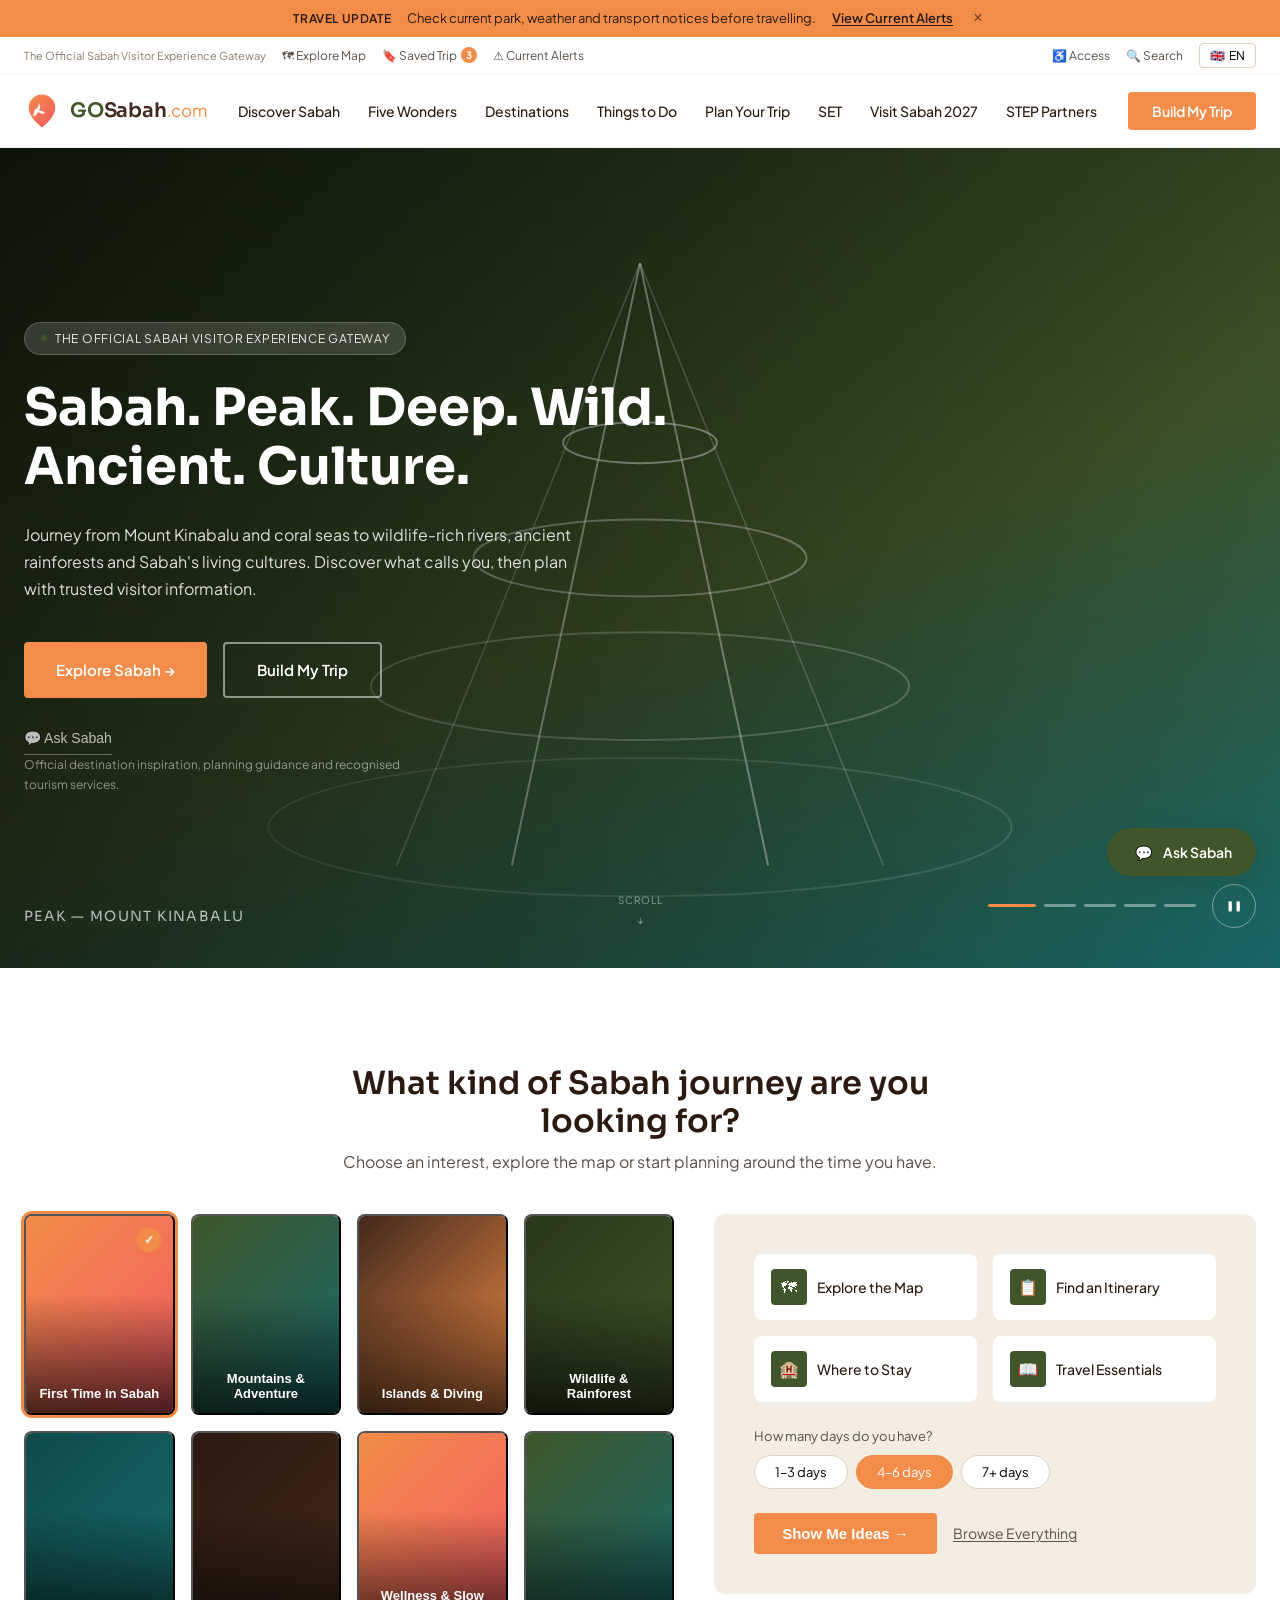
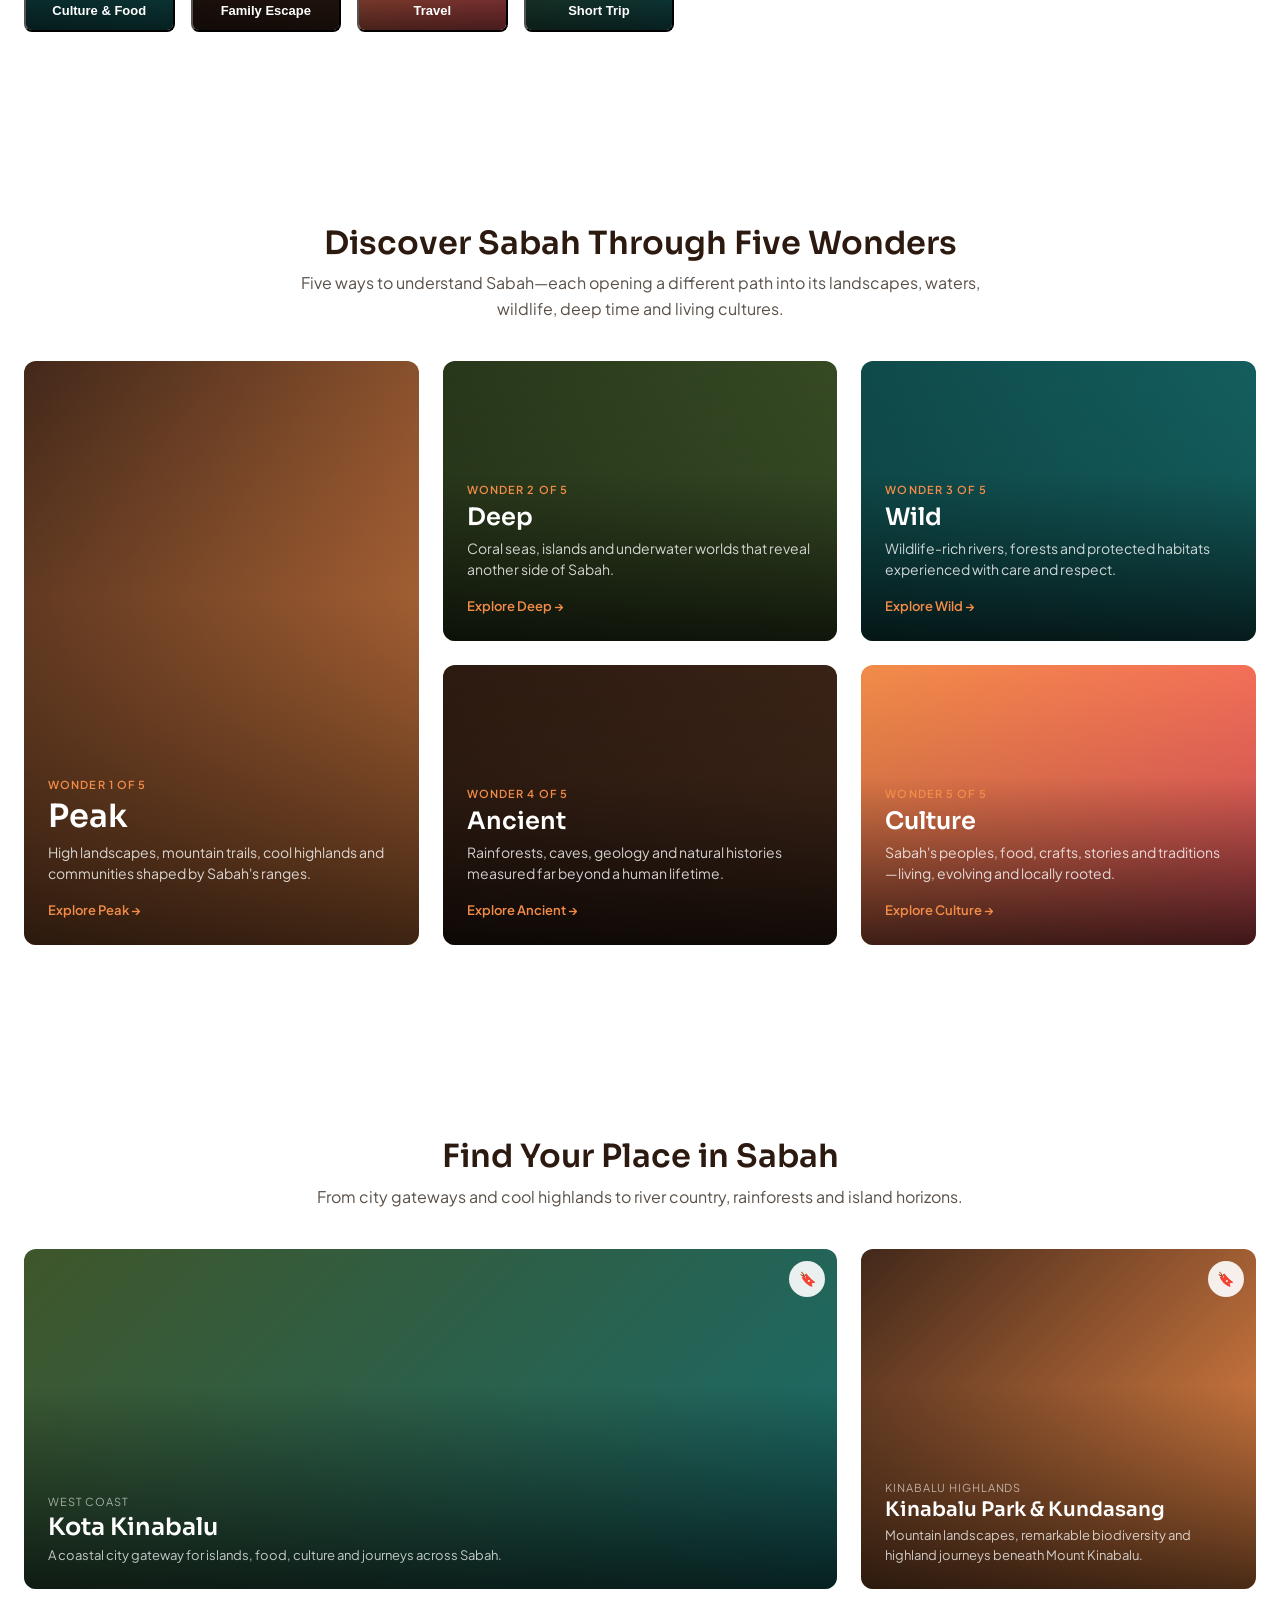
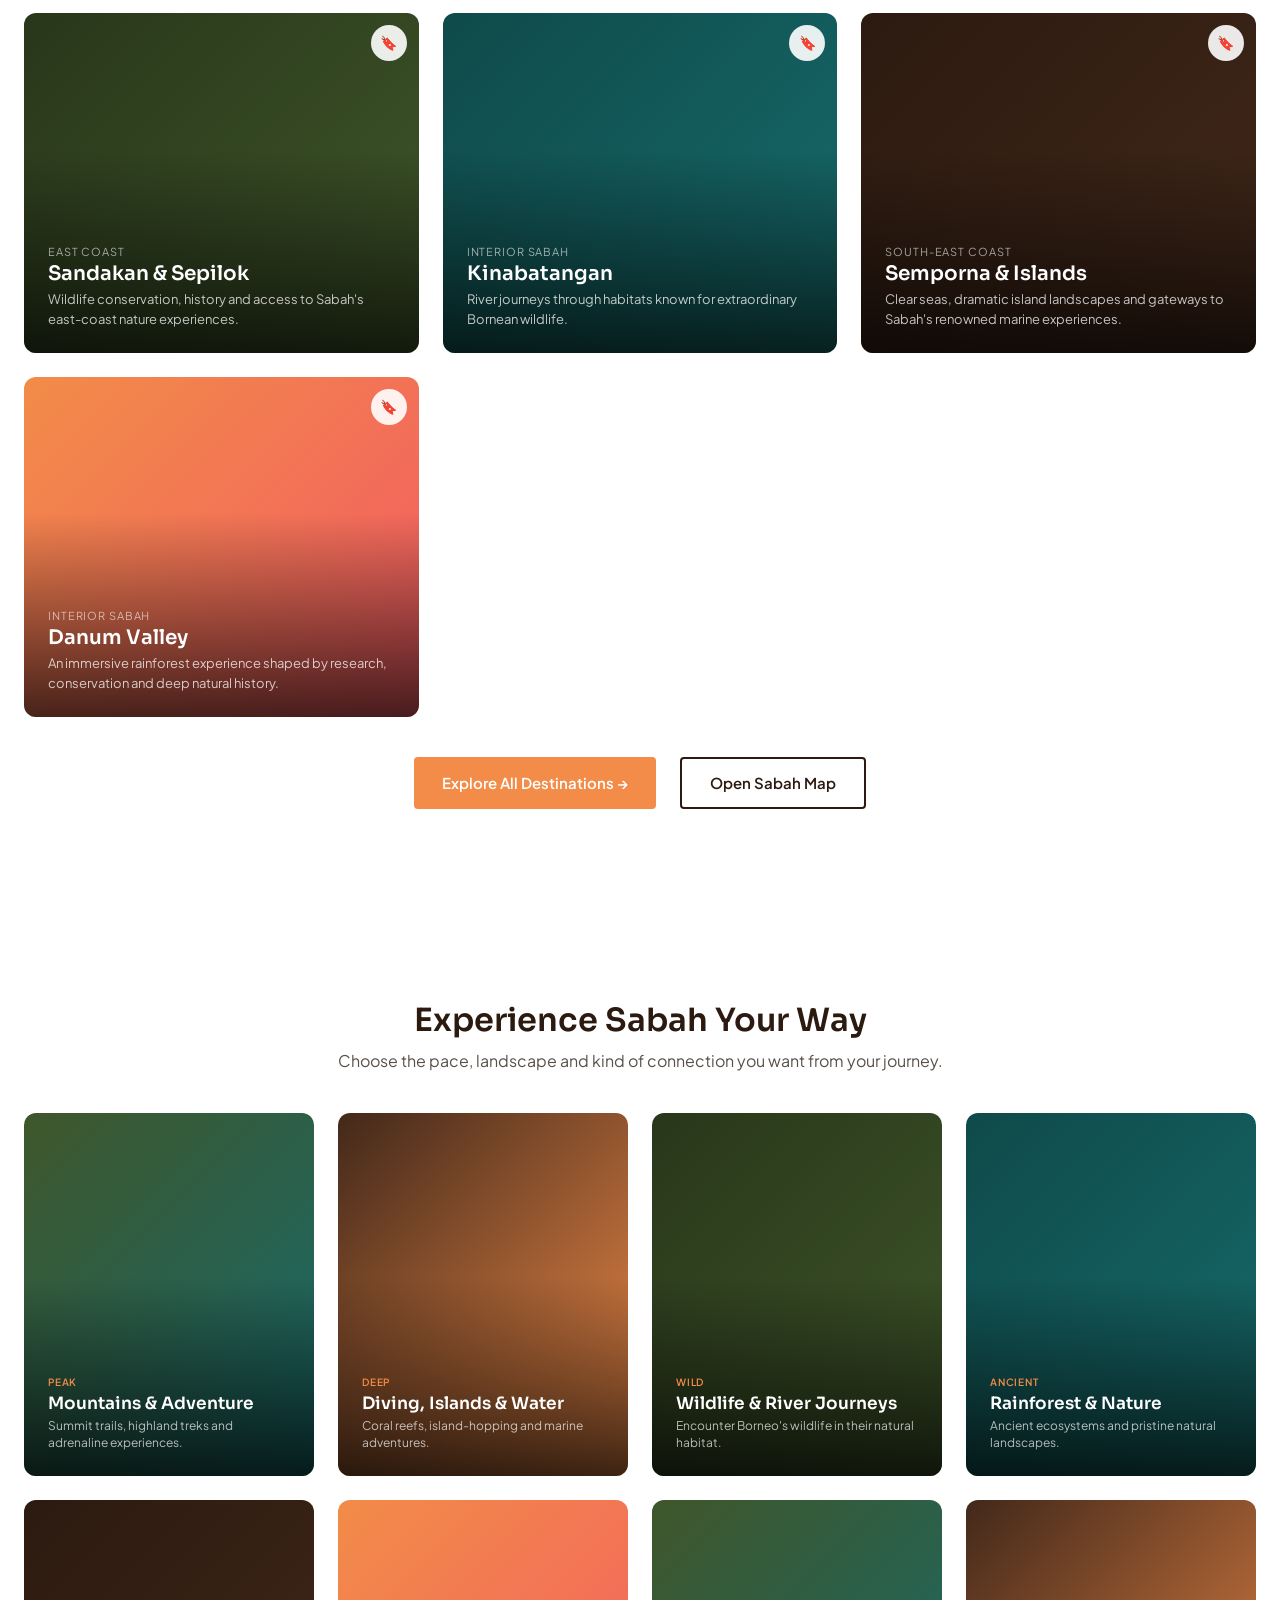
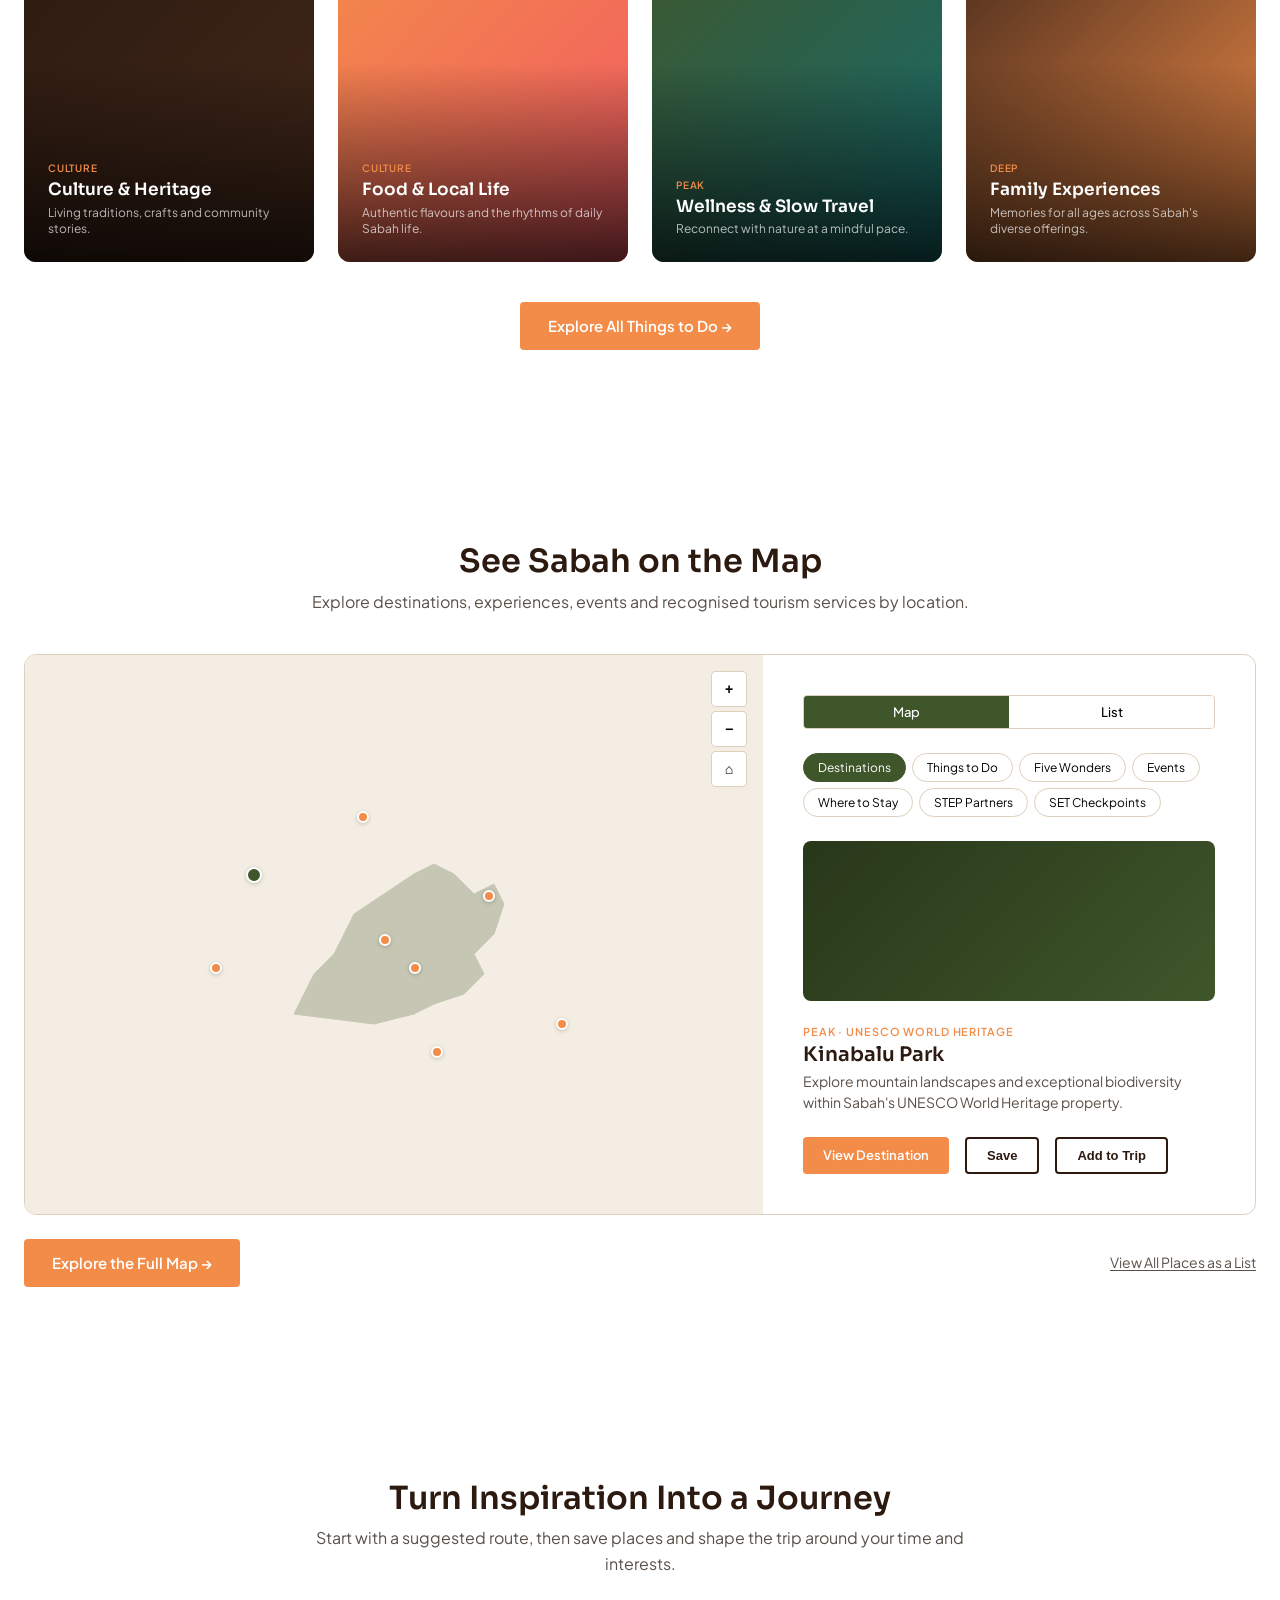
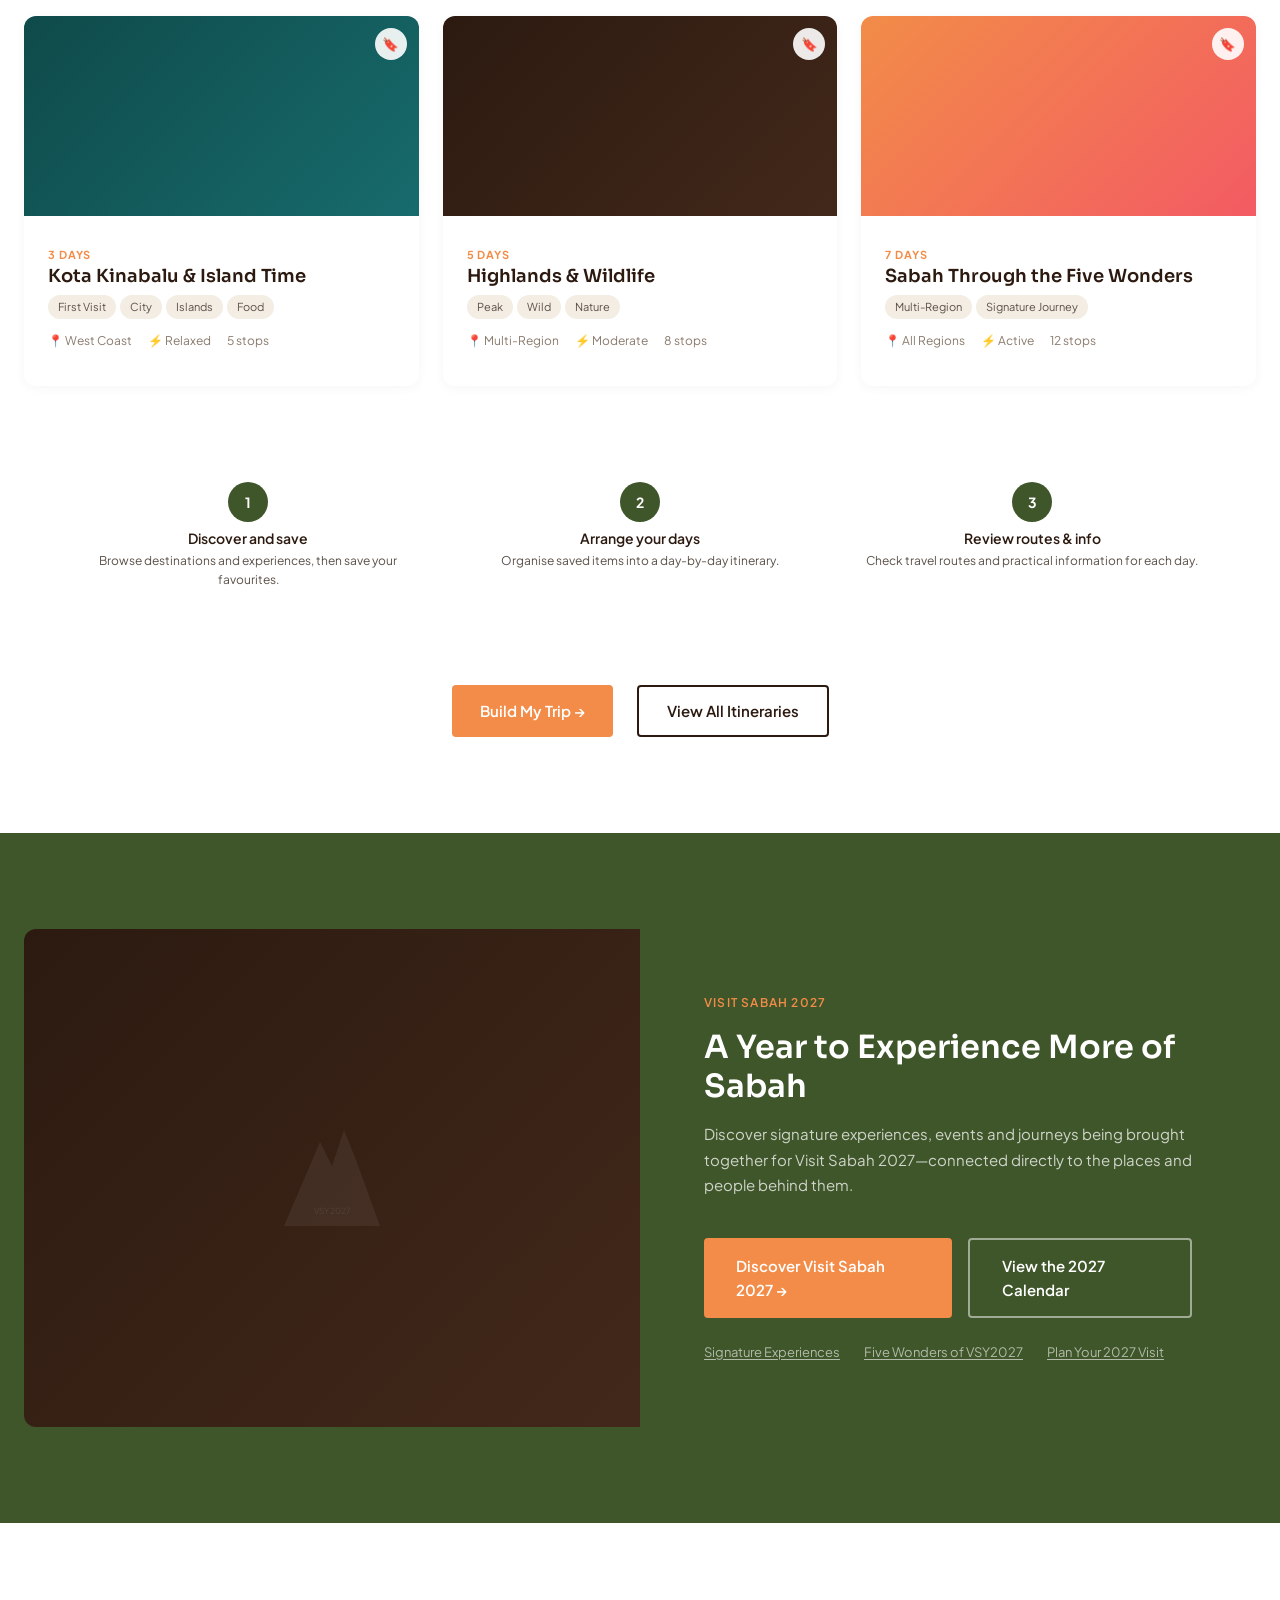
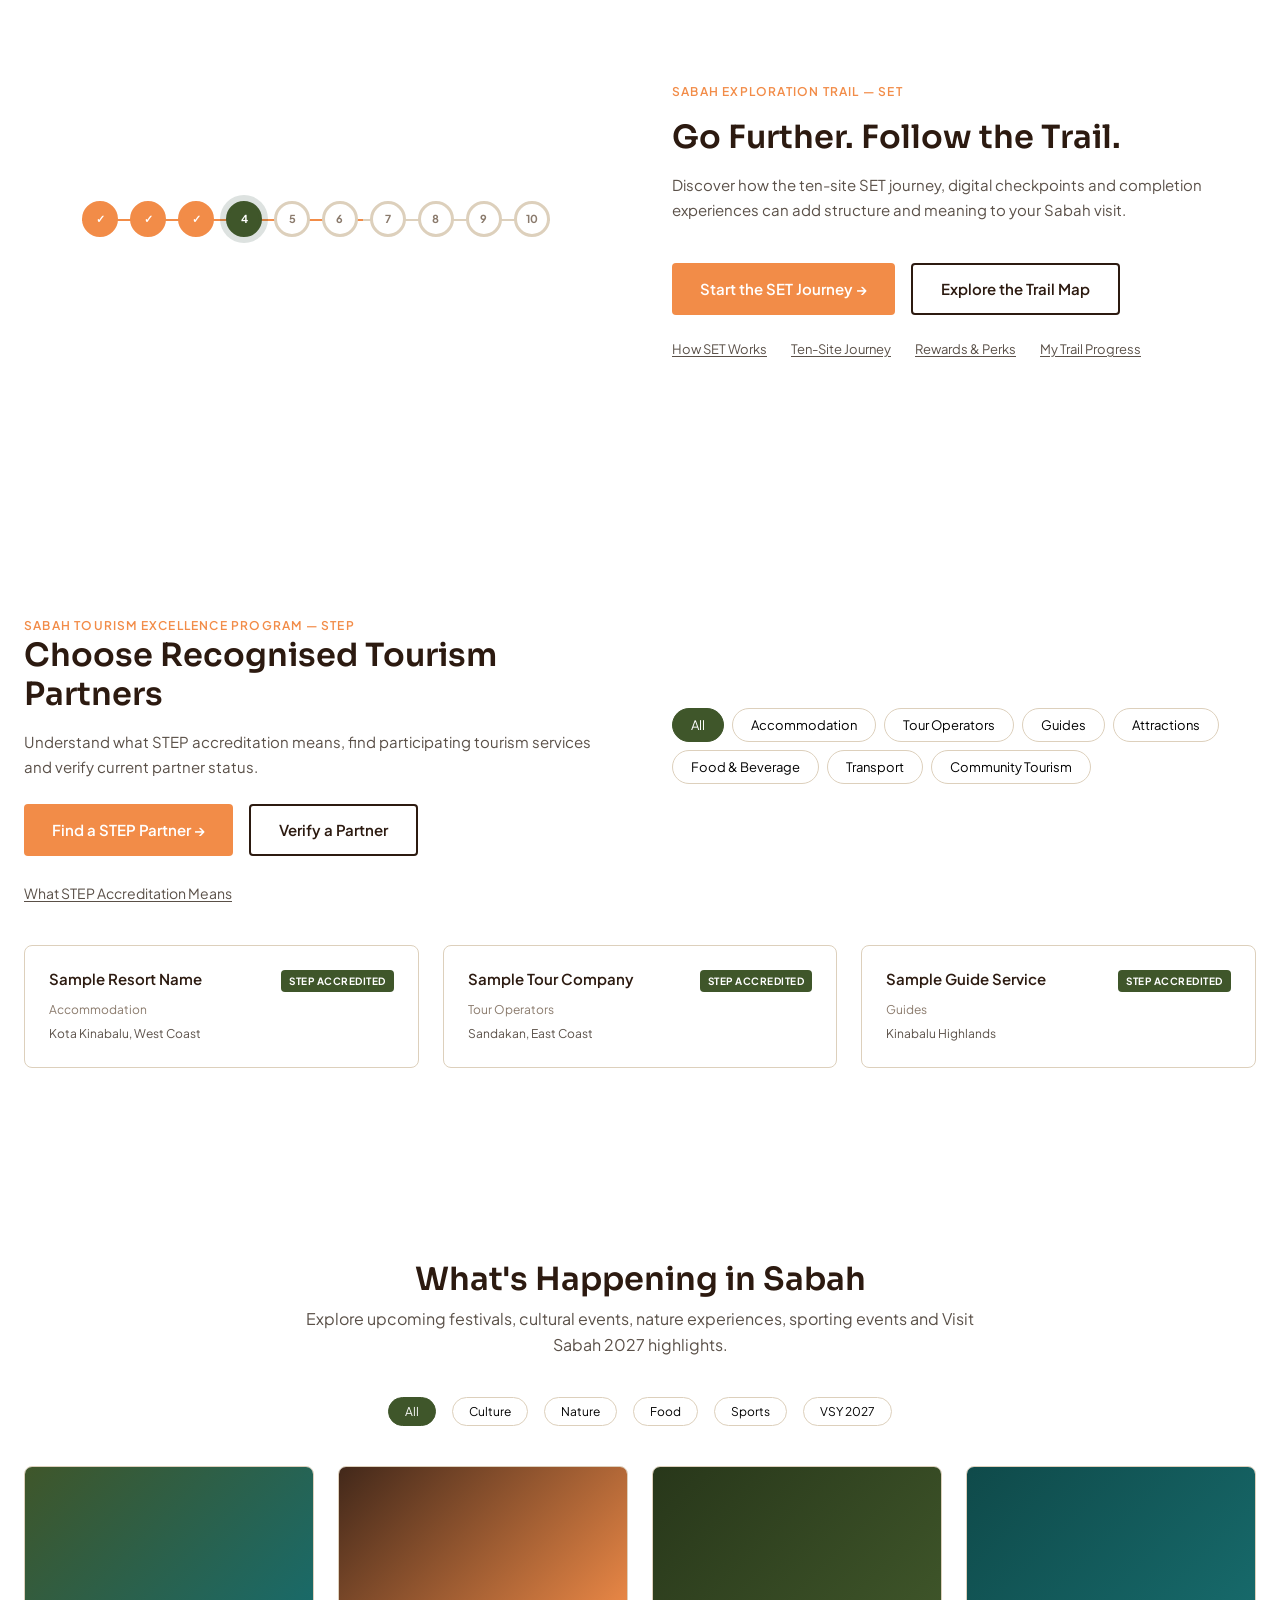
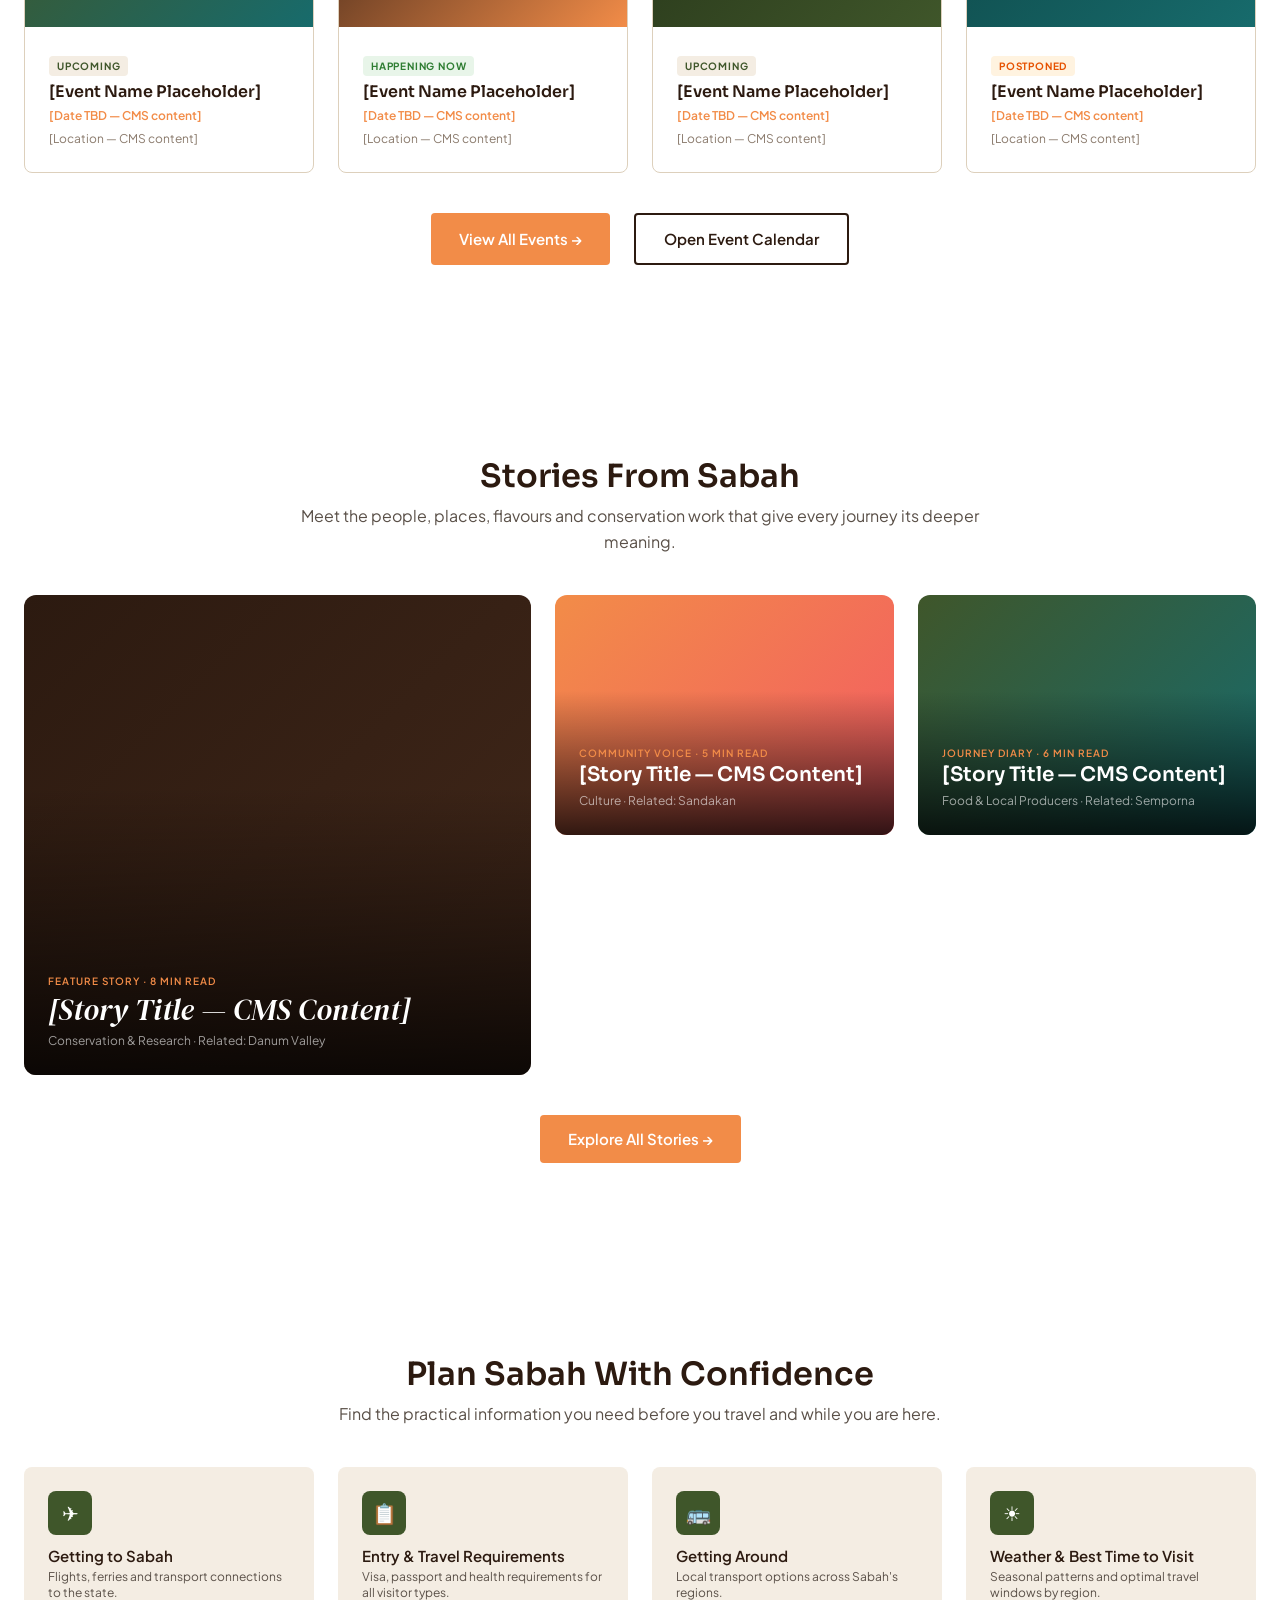
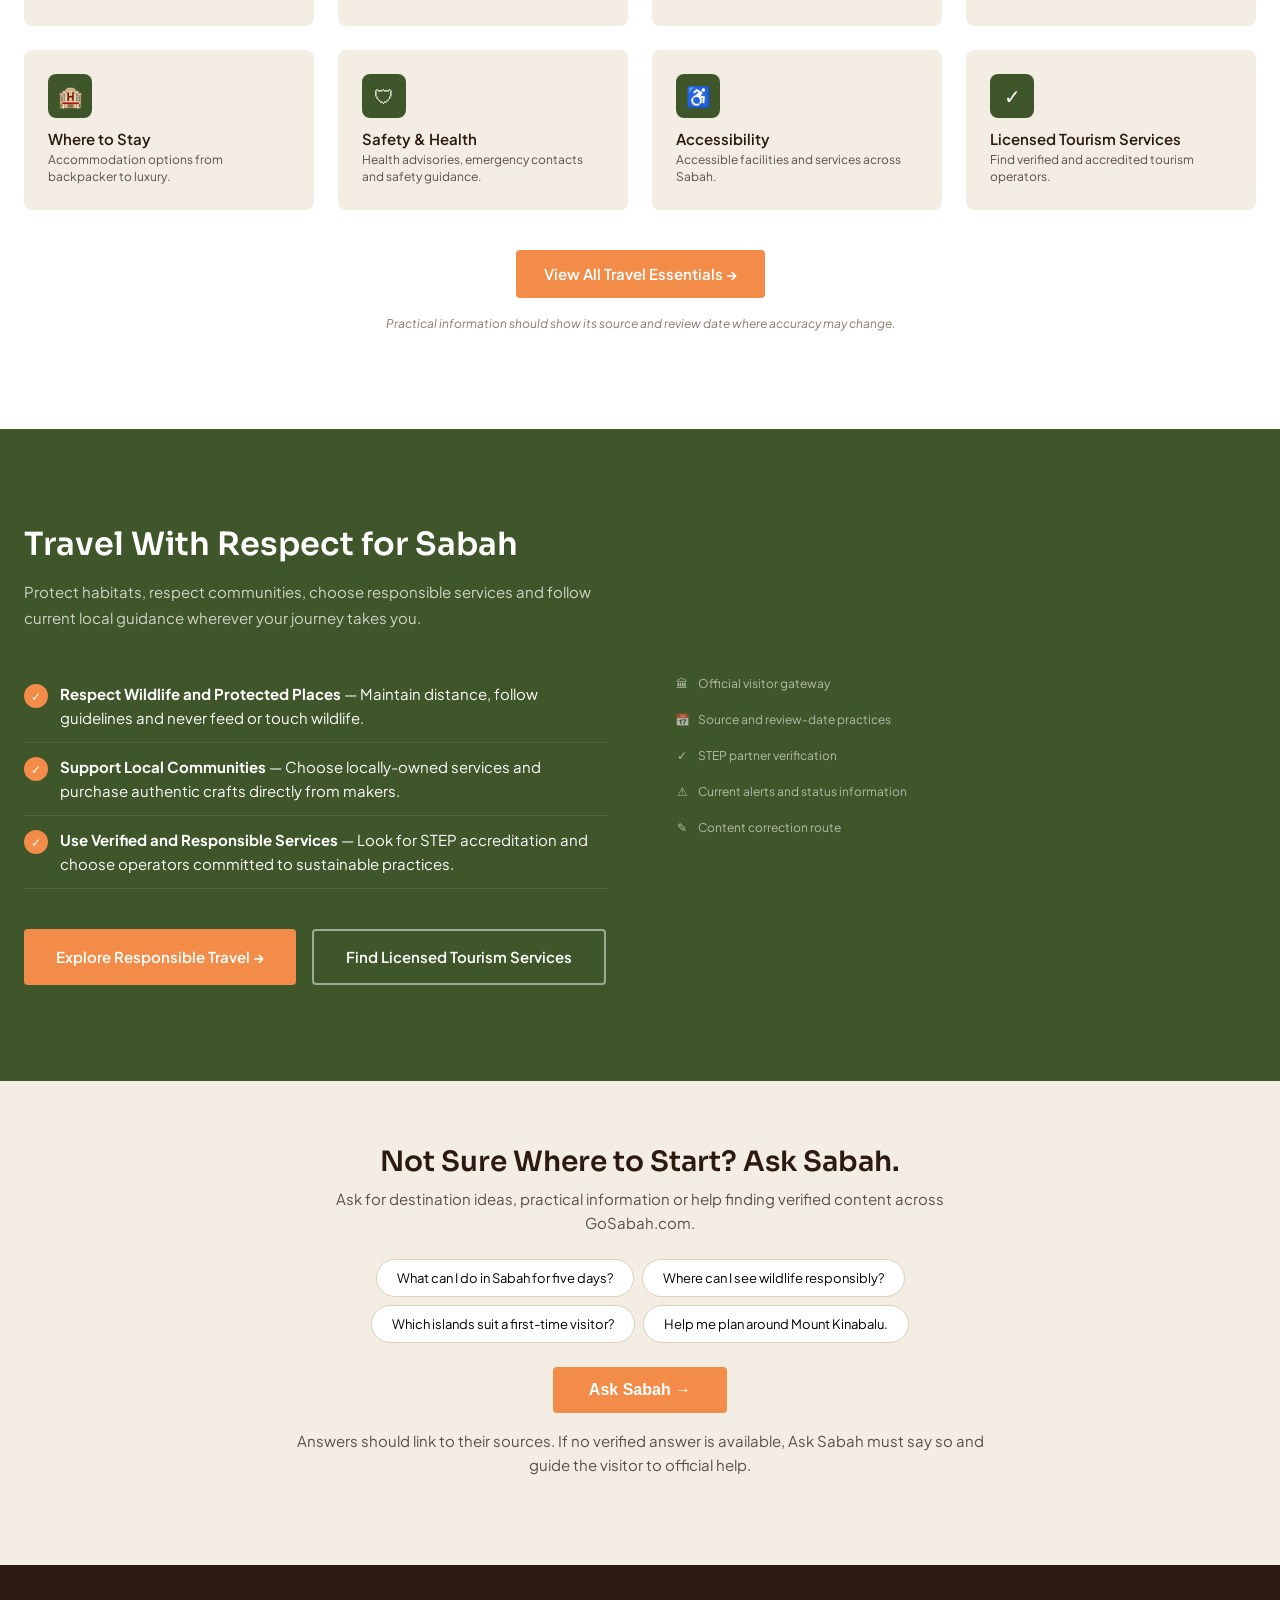
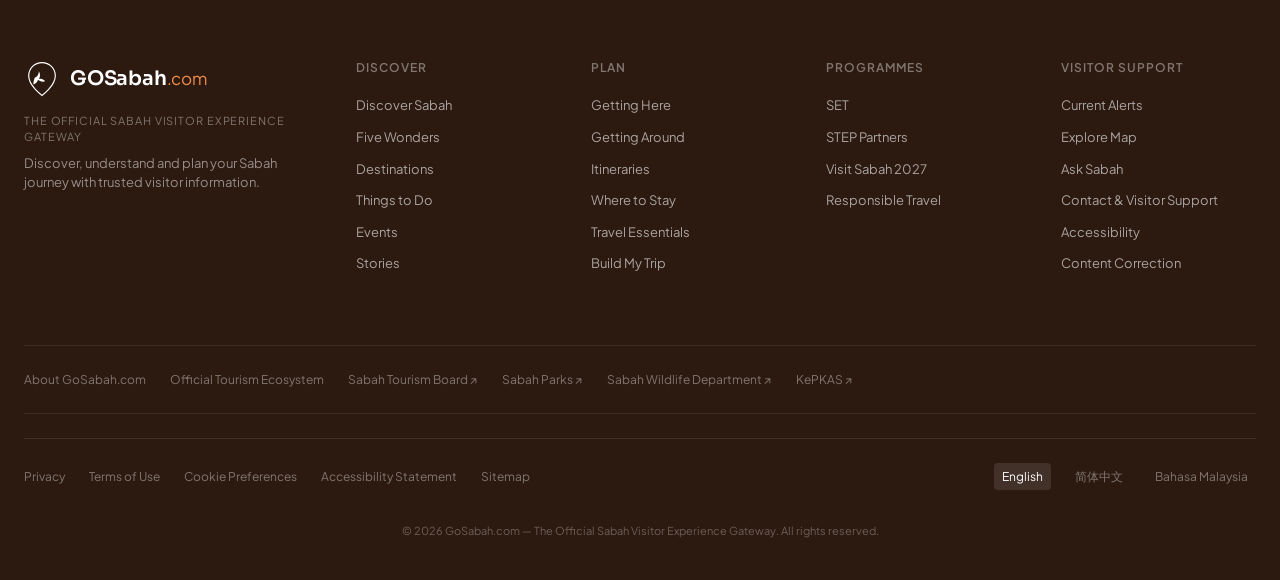
<file: index.html>
<!DOCTYPE html>
<html lang="en">
<head>
<meta charset="UTF-8">
<meta name="viewport" content="width=device-width, initial-scale=1.0">
<title>GoSabah.com | Official Sabah Travel Inspiration & Planning</title>
<meta name="description" content="Discover Sabah through Peak, Deep, Wild, Ancient and Culture. Explore destinations, experiences, itineraries, events and trusted travel information.">
<meta property="og:title" content="Discover Sabah — Peak. Deep. Wild. Ancient. Culture.">
<meta property="og:description" content="Discover Sabah through Peak, Deep, Wild, Ancient and Culture. Explore destinations, experiences, itineraries, events and trusted travel information.">
<link rel="preconnect" href="https://fonts.googleapis.com">
<link rel="preconnect" href="https://fonts.gstatic.com" crossorigin>
<link href="https://fonts.googleapis.com/css2?family=Sora:wght@500;600;700;800&family=Plus+Jakarta+Sans:wght@400;500;600;700&family=DM+Serif+Display:ital@0;1&family=Noto+Sans:wght@400;500;700&display=swap" rel="stylesheet">
<link rel="stylesheet" href="css/gosabah.css">
</head>
<body>

<!-- ==========================================
     ALERT BAR (Conditional / CMS-controlled)
     ========================================== -->
<div class="alert-bar" role="alert" aria-label="Travel update">
  <span class="alert-label">Travel Update</span>
  <span>Check current park, weather and transport notices before travelling.</span>
  <a href="#">View Current Alerts</a>
  <button class="dismiss-btn" aria-label="Dismiss this notice">×</button>
  <span class="cms-annotation">CMS: Official Alert — Updated 2026-07-30</span>
</div>

<!-- ==========================================
     HEADER
     ========================================== -->
<header class="site-header" role="banner">
  <div class="header-utility">
    <div class="utility-left">
      <span style="font-size:0.6875rem; color:var(--text-tertiary);">The Official Sabah Visitor Experience Gateway</span>
      <a href="#" class="utility-link">🗺 Explore Map</a>
      <a href="#" class="utility-link">
        🔖 Saved Trip <span class="saved-count">3</span>
      </a>
      <a href="#" class="utility-link">⚠ Current Alerts</a>
    </div>
    <div class="utility-right">
      <a href="#" class="utility-link" aria-label="Accessibility controls">♿ Access</a>
      <a href="#" class="utility-link" aria-label="Search">🔍 Search</a>
      <div class="lang-selector">
        <button class="lang-btn" aria-label="Select language" aria-expanded="false">
          🇬🇧 <span>EN</span>
        </button>
      </div>
    </div>
  </div>

  <nav class="header-main" aria-label="Primary navigation">
    <a href="#" class="logo" aria-label="GoSabah.com home">
      <div class="logo-symbol">
        <!-- PROVISIONAL journey-bird mark — placeholder pending approved vector master, see docs/gosabah-brand-guideline.md -->
        <svg viewBox="0 0 40 46" fill="none" xmlns="http://www.w3.org/2000/svg" aria-hidden="true">
          <defs>
            <linearGradient id="gsGradHeader" x1="4" y1="2" x2="36" y2="42" gradientUnits="userSpaceOnUse">
              <stop offset="0" stop-color="#F28C48"/>
              <stop offset="1" stop-color="#F35B63"/>
            </linearGradient>
          </defs>
          <path d="M20 2C10.6 2 3 9.6 3 19c0 13 17 25 17 25s17-12 17-25c0-9.4-7.6-17-17-17z" fill="url(#gsGradHeader)"/>
          <path d="M11 21c3-1 5-4 5-8 2 3 2 7 0 10 3-1 6 0 8 3-4 1-7 0-9-2-1 3-3 5-6 6 0-4 1-7 2-9z" fill="#fff"/>
        </svg>
      </div>
      <span class="logo-wordmark"><span class="lw-go">GO</span><span class="lw-sabah">Sabah</span><span class="tld">.com</span></span>
    </a>

    <div class="primary-nav">
      <a href="#">Discover Sabah</a>
      <a href="#">Five Wonders</a>
      <a href="#">Destinations</a>
      <a href="#">Things to Do</a>
      <a href="#">Plan Your Trip</a>
      <a href="#">SET</a>
      <a href="#">Visit Sabah 2027</a>
      <a href="#">STEP Partners</a>
    </div>

    <button class="header-cta">Build My Trip</button>

    <button class="mobile-menu-btn" aria-label="Open menu">
      <svg width="24" height="24" viewBox="0 0 24 24" fill="none" stroke="currentColor" stroke-width="2">
        <line x1="3" y1="6" x2="21" y2="6"/>
        <line x1="3" y1="12" x2="21" y2="12"/>
        <line x1="3" y1="18" x2="21" y2="18"/>
      </svg>
    </button>
  </nav>
</header>

<!-- ==========================================
     SECTION 1: CINEMATIC DESTINATION HERO
     ========================================== -->
<section class="hero" aria-roledescription="carousel" aria-label="Sabah's Five Wonders">
  <div class="hero-slides">
    <!-- Slide 1: Peak — topographic contour rings -->
    <div class="hero-slide active" data-wonder="Peak" data-place="Mount Kinabalu" data-accent="olive">
      <div class="hero-bg hero-bg-peak">
        <svg class="hero-motif" viewBox="0 0 640 640" fill="none" aria-hidden="true" preserveAspectRatio="xMidYMax meet">
          <path d="M320 90 220 560" stroke="white" stroke-width="1.5" opacity=".5"/>
          <path d="M320 90 420 560" stroke="white" stroke-width="1.5" opacity=".5"/>
          <path d="M320 90 130 560" stroke="white" stroke-width="1" opacity=".3"/>
          <path d="M320 90 510 560" stroke="white" stroke-width="1" opacity=".3"/>
          <ellipse cx="320" cy="230" rx="60" ry="16" stroke="white" stroke-width="1.5" opacity=".55"/>
          <ellipse cx="320" cy="320" rx="130" ry="30" stroke="white" stroke-width="1.5" opacity=".4"/>
          <ellipse cx="320" cy="420" rx="210" ry="42" stroke="white" stroke-width="1.5" opacity=".28"/>
          <ellipse cx="320" cy="530" rx="290" ry="54" stroke="white" stroke-width="1.5" opacity=".16"/>
        </svg>
      </div>
      <div class="hero-overlay"></div>
    </div>
    <!-- Slide 2: Deep — bathymetric current lines -->
    <div class="hero-slide" data-wonder="Deep" data-place="Sipadan &amp; the Coral Triangle" data-accent="teal">
      <div class="hero-bg hero-bg-deep">
        <svg class="hero-motif" viewBox="0 0 640 640" fill="none" aria-hidden="true" preserveAspectRatio="xMidYMid slice">
          <path d="M-20 180Q160 140 320 180T660 180" stroke="white" stroke-width="1.5" opacity=".45"/>
          <path d="M-20 280Q160 230 320 280T660 280" stroke="white" stroke-width="1.5" opacity=".35"/>
          <path d="M-20 380Q160 440 320 380T660 380" stroke="white" stroke-width="1.5" opacity=".28"/>
          <path d="M-20 480Q160 420 320 480T660 480" stroke="white" stroke-width="1.5" opacity=".2"/>
          <path d="M-20 80Q160 40 320 80T660 80" stroke="white" stroke-width="1" opacity=".18"/>
        </svg>
      </div>
      <div class="hero-overlay"></div>
    </div>
    <!-- Slide 3: Wild — layered rainforest canopy -->
    <div class="hero-slide" data-wonder="Wild" data-place="Kinabatangan River" data-accent="olive">
      <div class="hero-bg hero-bg-wild">
        <svg class="hero-motif" viewBox="0 0 640 640" fill="none" aria-hidden="true" preserveAspectRatio="xMidYMax meet">
          <path d="M-20 560Q60 460 140 540T300 520T460 550T660 480V640H-20Z" stroke="white" stroke-width="1.5" opacity=".22" fill="white" fill-opacity=".04"/>
          <path d="M-20 500Q90 380 180 480T360 440T540 490T660 400" stroke="white" stroke-width="1.5" opacity=".3"/>
          <path d="M-20 420Q120 280 260 400T480 360T660 300" stroke="white" stroke-width="1.5" opacity=".4"/>
          <path d="M-20 320Q160 180 320 300T660 200" stroke="white" stroke-width="1" opacity=".22"/>
        </svg>
      </div>
      <div class="hero-overlay"></div>
    </div>
    <!-- Slide 4: Ancient — rock strata and cave arch -->
    <div class="hero-slide" data-wonder="Ancient" data-place="Danum Valley" data-accent="earth">
      <div class="hero-bg hero-bg-ancient">
        <svg class="hero-motif" viewBox="0 0 640 640" fill="none" aria-hidden="true" preserveAspectRatio="xMidYMid slice">
          <path d="M-20 150H660" stroke="white" stroke-width="1" opacity=".2"/>
          <path d="M-20 230H660" stroke="white" stroke-width="1" opacity=".26"/>
          <path d="M-20 310H660" stroke="white" stroke-width="1" opacity=".32"/>
          <path d="M-20 390H660" stroke="white" stroke-width="1" opacity=".26"/>
          <path d="M-20 470H660" stroke="white" stroke-width="1" opacity=".2"/>
          <path d="M220 640C220 480 260 380 320 380C380 380 420 480 420 640" stroke="white" stroke-width="1.5" opacity=".5"/>
        </svg>
      </div>
      <div class="hero-overlay"></div>
    </div>
    <!-- Slide 5: Culture — woven lattice -->
    <div class="hero-slide" data-wonder="Culture" data-place="Sabah's Living Communities" data-accent="orange">
      <div class="hero-bg hero-bg-culture">
        <svg class="hero-motif" viewBox="0 0 640 640" fill="none" aria-hidden="true" preserveAspectRatio="xMidYMid slice">
          <g stroke="white" stroke-width="1" opacity=".3">
            <path d="M-40 60 660 640"/><path d="M40 -20 660 560"/><path d="M120 -20 660 480"/>
            <path d="M-40 220 420 660"/><path d="M-40 380 260 660"/><path d="M-40 -140 780 620"/>
          </g>
          <g stroke="white" stroke-width="1" opacity=".22">
            <path d="M660 60-40 640"/><path d="M600 -20-20 560"/><path d="M520-20-100 480"/>
            <path d="M660 220 200 660"/><path d="M660 380 380 660"/>
          </g>
        </svg>
      </div>
      <div class="hero-overlay"></div>
    </div>
  </div>

  <div class="hero-content">
    <span class="hero-eyebrow" id="heroEyebrow">The Official Sabah Visitor Experience Gateway</span>
    <h1>Sabah. Peak. Deep. Wild. Ancient. Culture.</h1>
    <p class="hero-description">Journey from Mount Kinabalu and coral seas to wildlife-rich rivers, ancient rainforests and Sabah's living cultures. Discover what calls you, then plan with trusted visitor information.</p>
    <div class="hero-ctas">
      <a href="#" class="btn-primary">Explore Sabah →</a>
      <a href="#" class="btn-secondary">Build My Trip</a>
    </div>
    <button class="btn-assistance">💬 Ask Sabah</button>
    <p class="hero-trust">Official destination inspiration, planning guidance and recognised tourism services.</p>
  </div>

  <span class="wonder-label" id="wonderLabel" aria-live="polite">Peak — Mount Kinabalu</span>

  <div class="hero-carousel">
    <div class="carousel-dots" role="tablist" aria-label="Choose a Wonder to preview">
      <button class="carousel-dot active" role="tab" aria-selected="true" aria-label="Peak — Mount Kinabalu" data-index="0"></button>
      <button class="carousel-dot" role="tab" aria-selected="false" aria-label="Deep — Sipadan and the Coral Triangle" data-index="1"></button>
      <button class="carousel-dot" role="tab" aria-selected="false" aria-label="Wild — Kinabatangan River" data-index="2"></button>
      <button class="carousel-dot" role="tab" aria-selected="false" aria-label="Ancient — Danum Valley" data-index="3"></button>
      <button class="carousel-dot" role="tab" aria-selected="false" aria-label="Culture — Sabah's living communities" data-index="4"></button>
    </div>
    <button class="carousel-pause" aria-label="Pause slideshow" aria-pressed="false">❚❚</button>
  </div>

  <div class="scroll-cue">
    <span>Scroll</span>
    <span>↓</span>
  </div>
</section>

<!-- ==========================================
     SECTION 2: VISITOR INTENT & QUICK START
     ========================================== -->
<section class="section-intent" aria-labelledby="intent-title">
  <div class="container">
    <div class="section-header">
      <h2 id="intent-title">What kind of Sabah journey are you looking for?</h2>
      <p>Choose an interest, explore the map or start planning around the time you have.</p>
    </div>

    <div class="intent-grid">
      <div class="interest-cards" role="group" aria-label="Interest categories">
        <button class="interest-card selected" aria-pressed="true">
          <div style="width:100%;height:100%;background:linear-gradient(135deg,#F28C48,#F35B63);min-height:180px;"></div>
          <div class="card-overlay"></div>
          <span class="card-label">First Time in Sabah</span>
        </button>
        <button class="interest-card" aria-pressed="false">
          <div style="width:100%;height:100%;background:linear-gradient(135deg,#3F562A,#176B6C);min-height:180px;"></div>
          <div class="card-overlay"></div>
          <span class="card-label">Mountains & Adventure</span>
        </button>
        <button class="interest-card" aria-pressed="false">
          <div style="width:100%;height:100%;background:linear-gradient(135deg,#42281A,#F28C48);min-height:180px;"></div>
          <div class="card-overlay"></div>
          <span class="card-label">Islands & Diving</span>
        </button>
        <button class="interest-card" aria-pressed="false">
          <div style="width:100%;height:100%;background:linear-gradient(135deg,#28371A,#3F562A);min-height:180px;"></div>
          <div class="card-overlay"></div>
          <span class="card-label">Wildlife & Rainforest</span>
        </button>
        <button class="interest-card" aria-pressed="false">
          <div style="width:100%;height:100%;background:linear-gradient(135deg,#0F4A4A,#176B6C);min-height:180px;"></div>
          <div class="card-overlay"></div>
          <span class="card-label">Culture & Food</span>
        </button>
        <button class="interest-card" aria-pressed="false">
          <div style="width:100%;height:100%;background:linear-gradient(135deg,#2C1A10,#42281A);min-height:180px;"></div>
          <div class="card-overlay"></div>
          <span class="card-label">Family Escape</span>
        </button>
        <button class="interest-card" aria-pressed="false">
          <div style="width:100%;height:100%;background:linear-gradient(135deg,#F28C48,#F35B63);min-height:180px;"></div>
          <div class="card-overlay"></div>
          <span class="card-label">Wellness & Slow Travel</span>
        </button>
        <button class="interest-card" aria-pressed="false">
          <div style="width:100%;height:100%;background:linear-gradient(135deg,#3F562A,#176B6C);min-height:180px;"></div>
          <div class="card-overlay"></div>
          <span class="card-label">Short Trip</span>
        </button>
      </div>

      <div class="quick-task-panel">
        <div class="task-shortcuts">
          <a href="#" class="task-shortcut">
            <span class="icon">🗺</span>
            Explore the Map
          </a>
          <a href="#" class="task-shortcut">
            <span class="icon">📋</span>
            Find an Itinerary
          </a>
          <a href="#" class="task-shortcut">
            <span class="icon">🏨</span>
            Where to Stay
          </a>
          <a href="#" class="task-shortcut">
            <span class="icon">📖</span>
            Travel Essentials
          </a>
        </div>

        <div class="duration-picker">
          <label>How many days do you have?</label>
          <div class="duration-chips">
            <button class="duration-chip">1–3 days</button>
            <button class="duration-chip selected">4–6 days</button>
            <button class="duration-chip">7+ days</button>
          </div>
        </div>

        <div class="intent-ctas">
          <button class="btn-gold">Show Me Ideas →</button>
          <a href="#" class="link-secondary">Browse Everything</a>
        </div>
      </div>
    </div>
  </div>
</section>

<!-- ==========================================
     SECTION 3: THE FIVE WONDERS OF SABAH
     ========================================== -->
<section class="section-wonders" aria-labelledby="wonders-title">
  <div class="container">
    <div class="section-header">
      <h2 id="wonders-title">Discover Sabah Through Five Wonders</h2>
      <p>Five ways to understand Sabah—each opening a different path into its landscapes, waters, wildlife, deep time and living cultures.</p>
    </div>

    <div class="wonders-grid">
      <!-- Peak (Featured) -->
      <a href="#" class="wonder-card featured">
        <div style="width:100%;height:100%;background:linear-gradient(135deg,#42281A,#F28C48);min-height:580px;"></div>
        <div class="wonder-overlay"></div>
        <div class="wonder-content">
          <span class="wonder-tag">Wonder 1 of 5</span>
          <h3>Peak</h3>
          <p>High landscapes, mountain trails, cool highlands and communities shaped by Sabah's ranges.</p>
          <span class="wonder-cta">Explore Peak →</span>
        </div>
      </a>

      <!-- Deep -->
      <a href="#" class="wonder-card">
        <div style="width:100%;height:100%;background:linear-gradient(135deg,#28371A,#3F562A);min-height:280px;"></div>
        <div class="wonder-overlay"></div>
        <div class="wonder-content">
          <span class="wonder-tag">Wonder 2 of 5</span>
          <h3>Deep</h3>
          <p>Coral seas, islands and underwater worlds that reveal another side of Sabah.</p>
          <span class="wonder-cta">Explore Deep →</span>
        </div>
      </a>

      <!-- Wild -->
      <a href="#" class="wonder-card">
        <div style="width:100%;height:100%;background:linear-gradient(135deg,#0F4A4A,#176B6C);min-height:280px;"></div>
        <div class="wonder-overlay"></div>
        <div class="wonder-content">
          <span class="wonder-tag">Wonder 3 of 5</span>
          <h3>Wild</h3>
          <p>Wildlife-rich rivers, forests and protected habitats experienced with care and respect.</p>
          <span class="wonder-cta">Explore Wild →</span>
        </div>
      </a>

      <!-- Ancient -->
      <a href="#" class="wonder-card">
        <div style="width:100%;height:100%;background:linear-gradient(135deg,#2C1A10,#42281A);min-height:280px;"></div>
        <div class="wonder-overlay"></div>
        <div class="wonder-content">
          <span class="wonder-tag">Wonder 4 of 5</span>
          <h3>Ancient</h3>
          <p>Rainforests, caves, geology and natural histories measured far beyond a human lifetime.</p>
          <span class="wonder-cta">Explore Ancient →</span>
        </div>
      </a>

      <!-- Culture -->
      <a href="#" class="wonder-card">
        <div style="width:100%;height:100%;background:linear-gradient(135deg,#F28C48,#F35B63);min-height:280px;"></div>
        <div class="wonder-overlay"></div>
        <div class="wonder-content">
          <span class="wonder-tag">Wonder 5 of 5</span>
          <h3>Culture</h3>
          <p>Sabah's peoples, food, crafts, stories and traditions—living, evolving and locally rooted.</p>
          <span class="wonder-cta">Explore Culture →</span>
        </div>
      </a>
    </div>
    <span class="cms-annotation">CMS: Five Wonders — Featured content driven by CMS</span>
  </div>
</section>

<!-- ==========================================
     SECTION 4: FEATURED DESTINATIONS
     ========================================== -->
<section class="section-destinations" aria-labelledby="dest-title">
  <div class="container">
    <div class="section-header">
      <h2 id="dest-title">Find Your Place in Sabah</h2>
      <p>From city gateways and cool highlands to river country, rainforests and island horizons.</p>
    </div>

    <div class="destinations-grid">
      <a href="#" class="dest-card featured">
        <div style="width:100%;height:100%;background:linear-gradient(135deg,#3F562A,#176B6C);min-height:340px;"></div>
        <div class="dest-overlay"></div>
        <button class="save-btn" aria-label="Save Kota Kinabalu">🔖</button>
        <div class="dest-content">
          <span class="dest-region">West Coast</span>
          <h3>Kota Kinabalu</h3>
          <p>A coastal city gateway for islands, food, culture and journeys across Sabah.</p>
        </div>
      </a>

      <a href="#" class="dest-card">
        <div style="width:100%;height:100%;background:linear-gradient(135deg,#42281A,#F28C48);min-height:340px;"></div>
        <div class="dest-overlay"></div>
        <button class="save-btn" aria-label="Save Kinabalu Park">🔖</button>
        <div class="dest-content">
          <span class="dest-region">Kinabalu Highlands</span>
          <h3>Kinabalu Park & Kundasang</h3>
          <p>Mountain landscapes, remarkable biodiversity and highland journeys beneath Mount Kinabalu.</p>
        </div>
      </a>

      <a href="#" class="dest-card">
        <div style="width:100%;height:100%;background:linear-gradient(135deg,#28371A,#3F562A);min-height:340px;"></div>
        <div class="dest-overlay"></div>
        <button class="save-btn" aria-label="Save Sandakan">🔖</button>
        <div class="dest-content">
          <span class="dest-region">East Coast</span>
          <h3>Sandakan & Sepilok</h3>
          <p>Wildlife conservation, history and access to Sabah's east-coast nature experiences.</p>
        </div>
      </a>

      <a href="#" class="dest-card">
        <div style="width:100%;height:100%;background:linear-gradient(135deg,#0F4A4A,#176B6C);min-height:340px;"></div>
        <div class="dest-overlay"></div>
        <button class="save-btn" aria-label="Save Kinabatangan">🔖</button>
        <div class="dest-content">
          <span class="dest-region">Interior Sabah</span>
          <h3>Kinabatangan</h3>
          <p>River journeys through habitats known for extraordinary Bornean wildlife.</p>
        </div>
      </a>

      <a href="#" class="dest-card">
        <div style="width:100%;height:100%;background:linear-gradient(135deg,#2C1A10,#42281A);min-height:340px;"></div>
        <div class="dest-overlay"></div>
        <button class="save-btn" aria-label="Save Semporna">🔖</button>
        <div class="dest-content">
          <span class="dest-region">South-East Coast</span>
          <h3>Semporna & Islands</h3>
          <p>Clear seas, dramatic island landscapes and gateways to Sabah's renowned marine experiences.</p>
        </div>
      </a>

      <a href="#" class="dest-card">
        <div style="width:100%;height:100%;background:linear-gradient(135deg,#F28C48,#F35B63);min-height:340px;"></div>
        <div class="dest-overlay"></div>
        <button class="save-btn" aria-label="Save Danum Valley">🔖</button>
        <div class="dest-content">
          <span class="dest-region">Interior Sabah</span>
          <h3>Danum Valley</h3>
          <p>An immersive rainforest experience shaped by research, conservation and deep natural history.</p>
        </div>
      </a>
    </div>

    <div class="section-ctas">
      <a href="#" class="btn-gold">Explore All Destinations →</a>
      <a href="#" class="btn-outline">Open Sabah Map</a>
    </div>
    <span class="cms-annotation">CMS: Featured Destination — Content driven by CMS</span>
  </div>
</section>

<!-- ==========================================
     SECTION 5: THINGS TO DO
     ========================================== -->
<section class="section-things" aria-labelledby="things-title">
  <div class="container">
    <div class="section-header">
      <h2 id="things-title">Experience Sabah Your Way</h2>
      <p>Choose the pace, landscape and kind of connection you want from your journey.</p>
    </div>

    <div class="things-grid">
      <a href="#" class="thing-card">
        <div style="width:100%;height:100%;background:linear-gradient(135deg,#3F562A,#176B6C);min-height:300px;"></div>
        <div class="thing-overlay"></div>
        <div class="thing-content">
          <span class="wonder-tag-small">Peak</span>
          <h3>Mountains & Adventure</h3>
          <p>Summit trails, highland treks and adrenaline experiences.</p>
        </div>
      </a>
      <a href="#" class="thing-card">
        <div style="width:100%;height:100%;background:linear-gradient(135deg,#42281A,#F28C48);min-height:300px;"></div>
        <div class="thing-overlay"></div>
        <div class="thing-content">
          <span class="wonder-tag-small">Deep</span>
          <h3>Diving, Islands & Water</h3>
          <p>Coral reefs, island-hopping and marine adventures.</p>
        </div>
      </a>
      <a href="#" class="thing-card">
        <div style="width:100%;height:100%;background:linear-gradient(135deg,#28371A,#3F562A);min-height:300px;"></div>
        <div class="thing-overlay"></div>
        <div class="thing-content">
          <span class="wonder-tag-small">Wild</span>
          <h3>Wildlife & River Journeys</h3>
          <p>Encounter Borneo's wildlife in their natural habitat.</p>
        </div>
      </a>
      <a href="#" class="thing-card">
        <div style="width:100%;height:100%;background:linear-gradient(135deg,#0F4A4A,#176B6C);min-height:300px;"></div>
        <div class="thing-overlay"></div>
        <div class="thing-content">
          <span class="wonder-tag-small">Ancient</span>
          <h3>Rainforest & Nature</h3>
          <p>Ancient ecosystems and pristine natural landscapes.</p>
        </div>
      </a>
      <a href="#" class="thing-card">
        <div style="width:100%;height:100%;background:linear-gradient(135deg,#2C1A10,#42281A);min-height:300px;"></div>
        <div class="thing-overlay"></div>
        <div class="thing-content">
          <span class="wonder-tag-small">Culture</span>
          <h3>Culture & Heritage</h3>
          <p>Living traditions, crafts and community stories.</p>
        </div>
      </a>
      <a href="#" class="thing-card">
        <div style="width:100%;height:100%;background:linear-gradient(135deg,#F28C48,#F35B63);min-height:300px;"></div>
        <div class="thing-overlay"></div>
        <div class="thing-content">
          <span class="wonder-tag-small">Culture</span>
          <h3>Food & Local Life</h3>
          <p>Authentic flavours and the rhythms of daily Sabah life.</p>
        </div>
      </a>
      <a href="#" class="thing-card">
        <div style="width:100%;height:100%;background:linear-gradient(135deg,#3F562A,#176B6C);min-height:300px;"></div>
        <div class="thing-overlay"></div>
        <div class="thing-content">
          <span class="wonder-tag-small">Peak</span>
          <h3>Wellness & Slow Travel</h3>
          <p>Reconnect with nature at a mindful pace.</p>
        </div>
      </a>
      <a href="#" class="thing-card">
        <div style="width:100%;height:100%;background:linear-gradient(135deg,#42281A,#F28C48);min-height:300px;"></div>
        <div class="thing-overlay"></div>
        <div class="thing-content">
          <span class="wonder-tag-small">Deep</span>
          <h3>Family Experiences</h3>
          <p>Memories for all ages across Sabah's diverse offerings.</p>
        </div>
      </a>
    </div>

    <div class="section-ctas">
      <a href="#" class="btn-gold">Explore All Things to Do →</a>
    </div>
  </div>
</section>

<!-- ==========================================
     SECTION 6: INTERACTIVE MAP
     ========================================== -->
<section class="section-map" aria-labelledby="map-title">
  <div class="container">
    <div class="section-header">
      <h2 id="map-title">See Sabah on the Map</h2>
      <p>Explore destinations, experiences, events and recognised tourism services by location.</p>
    </div>

    <div class="map-container">
      <div class="map-preview">
        <div class="map-preview-inner">
          <!-- Decorative Sabah map silhouette -->
          <svg width="280" height="240" viewBox="0 0 280 240" fill="none" xmlns="http://www.w3.org/2000/svg" opacity="0.25">
            <path d="M40 200L60 160L80 140L100 100L130 80L160 60L180 50L200 60L220 80L240 70L250 90L240 120L220 140L230 160L210 180L180 190L160 200L120 210L80 205Z" fill="#3F562A" stroke="#3F562A" stroke-width="1"/>
          </svg>

          <!-- Map markers -->
          <div class="map-marker active" style="top:38%;left:30%;" title="Kinabalu Park"></div>
          <div class="map-marker" style="top:55%;left:25%;" title="Kota Kinabalu"></div>
          <div class="map-marker" style="top:42%;left:62%;" title="Sandakan"></div>
          <div class="map-marker" style="top:65%;left:72%;" title="Semporna"></div>
          <div class="map-marker" style="top:50%;left:48%;" title="Kinabatangan"></div>
          <div class="map-marker" style="top:55%;left:52%;" title="Danum Valley"></div>
          <div class="map-marker" style="top:28%;left:45%;" title="Kudat"></div>
          <div class="map-marker" style="top:70%;left:55%;" title="Tawau"></div>

          <div class="map-controls">
            <button class="map-ctrl-btn" aria-label="Zoom in">+</button>
            <button class="map-ctrl-btn" aria-label="Zoom out">−</button>
            <button class="map-ctrl-btn" aria-label="Reset map">⌂</button>
          </div>
        </div>
      </div>

      <div class="map-result-panel">
        <div class="map-toggle" role="tablist">
          <button class="active" role="tab" aria-selected="true">Map</button>
          <button role="tab" aria-selected="false">List</button>
        </div>

        <div class="map-filters">
          <button class="filter-chip active">Destinations</button>
          <button class="filter-chip">Things to Do</button>
          <button class="filter-chip">Five Wonders</button>
          <button class="filter-chip">Events</button>
          <button class="filter-chip">Where to Stay</button>
          <button class="filter-chip">STEP Partners</button>
          <button class="filter-chip">SET Checkpoints</button>
        </div>

        <div class="map-result-card">
          <div style="width:100%;height:160px;background:linear-gradient(135deg,#28371A,#3F562A);border-radius:var(--radius-md);margin-bottom:var(--space-sm);"></div>
          <span class="result-wonder">Peak · UNESCO World Heritage</span>
          <h3>Kinabalu Park</h3>
          <p>Explore mountain landscapes and exceptional biodiversity within Sabah's UNESCO World Heritage property.</p>
          <div class="result-actions">
            <a href="#" class="btn-gold btn-small">View Destination</a>
            <button class="btn-outline btn-small">Save</button>
            <button class="btn-outline btn-small">Add to Trip</button>
          </div>
        </div>
      </div>
    </div>

    <div class="map-cta-area">
      <a href="#" class="btn-gold">Explore the Full Map →</a>
      <a href="#" class="link-secondary">View All Places as a List</a>
    </div>
  </div>
</section>

<!-- ==========================================
     SECTION 7: ITINERARIES & BUILD MY TRIP
     ========================================== -->
<section class="section-itineraries" aria-labelledby="itin-title">
  <div class="container">
    <div class="section-header">
      <h2 id="itin-title">Turn Inspiration Into a Journey</h2>
      <p>Start with a suggested route, then save places and shape the trip around your time and interests.</p>
    </div>

    <div class="itinerary-grid">
      <article class="itinerary-card">
        <div class="card-img-wrap">
          <div style="width:100%;height:200px;background:linear-gradient(135deg,#0F4A4A,#176B6C);"></div>
          <button class="itin-save" aria-label="Save itinerary">🔖</button>
        </div>
        <div class="itin-body">
          <span class="itin-duration">3 Days</span>
          <h3>Kota Kinabalu & Island Time</h3>
          <div class="itin-tags">
            <span class="itin-tag">First Visit</span>
            <span class="itin-tag">City</span>
            <span class="itin-tag">Islands</span>
            <span class="itin-tag">Food</span>
          </div>
          <div class="itin-meta">
            <span>📍 West Coast</span>
            <span>⚡ Relaxed</span>
            <span>5 stops</span>
          </div>
        </div>
      </article>

      <article class="itinerary-card">
        <div class="card-img-wrap">
          <div style="width:100%;height:200px;background:linear-gradient(135deg,#2C1A10,#42281A);"></div>
          <button class="itin-save" aria-label="Save itinerary">🔖</button>
        </div>
        <div class="itin-body">
          <span class="itin-duration">5 Days</span>
          <h3>Highlands & Wildlife</h3>
          <div class="itin-tags">
            <span class="itin-tag">Peak</span>
            <span class="itin-tag">Wild</span>
            <span class="itin-tag">Nature</span>
          </div>
          <div class="itin-meta">
            <span>📍 Multi-Region</span>
            <span>⚡ Moderate</span>
            <span>8 stops</span>
          </div>
        </div>
      </article>

      <article class="itinerary-card">
        <div class="card-img-wrap">
          <div style="width:100%;height:200px;background:linear-gradient(135deg,#F28C48,#F35B63);"></div>
          <button class="itin-save" aria-label="Save itinerary">🔖</button>
        </div>
        <div class="itin-body">
          <span class="itin-duration">7 Days</span>
          <h3>Sabah Through the Five Wonders</h3>
          <div class="itin-tags">
            <span class="itin-tag">Multi-Region</span>
            <span class="itin-tag">Signature Journey</span>
          </div>
          <div class="itin-meta">
            <span>📍 All Regions</span>
            <span>⚡ Active</span>
            <span>12 stops</span>
          </div>
        </div>
      </article>
    </div>

    <!-- Three-step explanation -->
    <div class="trip-steps">
      <div class="trip-step">
        <div class="step-num">1</div>
        <h4>Discover and save</h4>
        <p>Browse destinations and experiences, then save your favourites.</p>
      </div>
      <div class="trip-step">
        <div class="step-num">2</div>
        <h4>Arrange your days</h4>
        <p>Organise saved items into a day-by-day itinerary.</p>
      </div>
      <div class="trip-step">
        <div class="step-num">3</div>
        <h4>Review routes & info</h4>
        <p>Check travel routes and practical information for each day.</p>
      </div>
    </div>

    <div class="section-ctas">
      <a href="#" class="btn-gold">Build My Trip →</a>
      <a href="#" class="btn-outline">View All Itineraries</a>
    </div>
    <span class="cms-annotation">CMS: Itinerary records — Content driven by CMS</span>
  </div>
</section>

<!-- ==========================================
     SECTION 8: VISIT SABAH 2027
     ========================================== -->
<section class="section-vsy2027" aria-labelledby="vsy-title">
  <div class="container">
    <div class="vsy2027-grid">
      <div class="vsy2027-image">
        <div class="vsy2027-image-placeholder">
          <svg viewBox="0 0 200 200" fill="none">
            <path d="M20 180L80 40L100 80L120 20L140 70L180 180Z" fill="white" opacity="0.2"/>
            <text x="100" y="160" text-anchor="middle" fill="white" font-size="14" opacity="0.3">VSY 2027</text>
          </svg>
        </div>
      </div>
      <div class="vsy2027-content">
        <span class="eyebrow">Visit Sabah 2027</span>
        <h2 id="vsy-title">A Year to Experience More of Sabah</h2>
        <p>Discover signature experiences, events and journeys being brought together for Visit Sabah 2027—connected directly to the places and people behind them.</p>
        <div class="vsy2027-ctas">
          <a href="#" class="btn-primary">Discover Visit Sabah 2027 →</a>
          <a href="#" class="btn-secondary">View the 2027 Calendar</a>
        </div>
        <div class="vsy2027-links">
          <a href="#">Signature Experiences</a>
          <a href="#">Five Wonders of VSY2027</a>
          <a href="#">Plan Your 2027 Visit</a>
        </div>
      </div>
    </div>
    <span class="cms-annotation">CMS: Visit Sabah 2027 Campaign — Content controlled by CMS</span>
  </div>
</section>

<!-- ==========================================
     SECTION 9: SET — SABAH EXPLORATION TRAIL
     ========================================== -->
<section class="section-set" aria-labelledby="set-title">
  <div class="container">
    <div class="set-grid">
      <div class="set-visual">
        <div class="set-journey-visual">
          <div class="trail-line"></div>
          <div class="checkpoints">
            <div class="checkpoint completed">✓</div>
            <div class="checkpoint completed">✓</div>
            <div class="checkpoint completed">✓</div>
            <div class="checkpoint current">4</div>
            <div class="checkpoint">5</div>
            <div class="checkpoint">6</div>
            <div class="checkpoint">7</div>
            <div class="checkpoint">8</div>
            <div class="checkpoint">9</div>
            <div class="checkpoint">10</div>
          </div>
        </div>
      </div>
      <div class="set-content">
        <span class="eyebrow">Sabah Exploration Trail — SET</span>
        <h2 id="set-title">Go Further. Follow the Trail.</h2>
        <p>Discover how the ten-site SET journey, digital checkpoints and completion experiences can add structure and meaning to your Sabah visit.</p>
        <div class="set-ctas">
          <a href="#" class="btn-gold">Start the SET Journey →</a>
          <a href="#" class="btn-outline">Explore the Trail Map</a>
        </div>
        <div class="set-links">
          <a href="#">How SET Works</a>
          <a href="#">Ten-Site Journey</a>
          <a href="#">Rewards & Perks</a>
          <a href="#">My Trail Progress</a>
        </div>
      </div>
    </div>
    <span class="cms-annotation">CMS: SET Programme — Status and checkpoints driven by CMS</span>
  </div>
</section>

<!-- ==========================================
     SECTION 10: STEP PARTNERS
     ========================================== -->
<section class="section-step" aria-labelledby="step-title">
  <div class="container">
    <div class="step-trust-header">
      <div class="step-explanation">
        <span class="eyebrow" style="font-size:0.75rem;text-transform:uppercase;letter-spacing:0.1em;color:var(--journey-orange);font-weight:600;">Sabah Tourism Excellence Program — STEP</span>
        <h2 id="step-title">Choose Recognised Tourism Partners</h2>
        <p>Understand what STEP accreditation means, find participating tourism services and verify current partner status.</p>
        <div style="display:flex;gap:var(--space-sm);margin-bottom:var(--space-md);">
          <a href="#" class="btn-gold">Find a STEP Partner →</a>
          <a href="#" class="btn-outline">Verify a Partner</a>
        </div>
        <a href="#" class="link-secondary">What STEP Accreditation Means</a>
      </div>
      <div class="step-category-chips">
        <button class="step-category-chip active">All</button>
        <button class="step-category-chip">Accommodation</button>
        <button class="step-category-chip">Tour Operators</button>
        <button class="step-category-chip">Guides</button>
        <button class="step-category-chip">Attractions</button>
        <button class="step-category-chip">Food & Beverage</button>
        <button class="step-category-chip">Transport</button>
        <button class="step-category-chip">Community Tourism</button>
      </div>
    </div>

    <div class="partner-cards">
      <div class="partner-card">
        <div class="partner-header">
          <h4>Sample Resort Name</h4>
          <span class="step-badge">STEP Accredited</span>
        </div>
        <p class="partner-category">Accommodation</p>
        <p class="partner-location">Kota Kinabalu, West Coast</p>
      </div>
      <div class="partner-card">
        <div class="partner-header">
          <h4>Sample Tour Company</h4>
          <span class="step-badge">STEP Accredited</span>
        </div>
        <p class="partner-category">Tour Operators</p>
        <p class="partner-location">Sandakan, East Coast</p>
      </div>
      <div class="partner-card">
        <div class="partner-header">
          <h4>Sample Guide Service</h4>
          <span class="step-badge">STEP Accredited</span>
        </div>
        <p class="partner-category">Guides</p>
        <p class="partner-location">Kinabalu Highlands</p>
      </div>
    </div>
    <span class="cms-annotation">CMS: STEP Registry Status — Partner data from official registry</span>
  </div>
</section>

<!-- ==========================================
     SECTION 11: UPCOMING EVENTS
     ========================================== -->
<section class="section-events" aria-labelledby="events-title">
  <div class="container">
    <div class="section-header">
      <h2 id="events-title">What's Happening in Sabah</h2>
      <p>Explore upcoming festivals, cultural events, nature experiences, sporting events and Visit Sabah 2027 highlights.</p>
    </div>

    <div class="events-controls">
      <button class="event-filter active">All</button>
      <button class="event-filter">Culture</button>
      <button class="event-filter">Nature</button>
      <button class="event-filter">Food</button>
      <button class="event-filter">Sports</button>
      <button class="event-filter">VSY 2027</button>
    </div>

    <div class="events-grid">
      <article class="event-card">
        <div style="width:100%;height:160px;background:linear-gradient(135deg,#3F562A,#176B6C);"></div>
        <div class="event-body">
          <span class="event-status upcoming">Upcoming</span>
          <h3>[Event Name Placeholder]</h3>
          <p class="event-date">[Date TBD — CMS content]</p>
          <p class="event-location">[Location — CMS content]</p>
        </div>
      </article>
      <article class="event-card">
        <div style="width:100%;height:160px;background:linear-gradient(135deg,#42281A,#F28C48);"></div>
        <div class="event-body">
          <span class="event-status now">Happening Now</span>
          <h3>[Event Name Placeholder]</h3>
          <p class="event-date">[Date TBD — CMS content]</p>
          <p class="event-location">[Location — CMS content]</p>
        </div>
      </article>
      <article class="event-card">
        <div style="width:100%;height:160px;background:linear-gradient(135deg,#28371A,#3F562A);"></div>
        <div class="event-body">
          <span class="event-status upcoming">Upcoming</span>
          <h3>[Event Name Placeholder]</h3>
          <p class="event-date">[Date TBD — CMS content]</p>
          <p class="event-location">[Location — CMS content]</p>
        </div>
      </article>
      <article class="event-card">
        <div style="width:100%;height:160px;background:linear-gradient(135deg,#0F4A4A,#176B6C);"></div>
        <div class="event-body">
          <span class="event-status postponed">Postponed</span>
          <h3>[Event Name Placeholder]</h3>
          <p class="event-date">[Date TBD — CMS content]</p>
          <p class="event-location">[Location — CMS content]</p>
        </div>
      </article>
    </div>

    <div class="section-ctas">
      <a href="#" class="btn-gold">View All Events →</a>
      <a href="#" class="btn-outline">Open Event Calendar</a>
    </div>
    <span class="cms-annotation">CMS: Active Event — Event data driven by CMS. Placeholders used per content accuracy rules.</span>
  </div>
</section>

<!-- ==========================================
     SECTION 12: STORIES FROM SABAH
     ========================================== -->
<section class="section-stories" aria-labelledby="stories-title">
  <div class="container">
    <div class="section-header">
      <h2 id="stories-title">Stories From Sabah</h2>
      <p>Meet the people, places, flavours and conservation work that give every journey its deeper meaning.</p>
    </div>

    <div class="stories-grid">
      <a href="#" class="story-card leader">
        <div style="width:100%;height:100%;background:linear-gradient(135deg,#2C1A10,#42281A);min-height:480px;"></div>
        <div class="story-overlay"></div>
        <div class="story-content">
          <span class="story-format">Feature Story · 8 min read</span>
          <h3>[Story Title — CMS Content]</h3>
          <p class="story-meta">Conservation & Research · Related: Danum Valley</p>
        </div>
      </a>
      <a href="#" class="story-card">
        <div style="width:100%;height:100%;background:linear-gradient(135deg,#F28C48,#F35B63);min-height:240px;"></div>
        <div class="story-overlay"></div>
        <div class="story-content">
          <span class="story-format">Community Voice · 5 min read</span>
          <h3>[Story Title — CMS Content]</h3>
          <p class="story-meta">Culture · Related: Sandakan</p>
        </div>
      </a>
      <a href="#" class="story-card">
        <div style="width:100%;height:100%;background:linear-gradient(135deg,#3F562A,#176B6C);min-height:240px;"></div>
        <div class="story-overlay"></div>
        <div class="story-content">
          <span class="story-format">Journey Diary · 6 min read</span>
          <h3>[Story Title — CMS Content]</h3>
          <p class="story-meta">Food & Local Producers · Related: Semporna</p>
        </div>
      </a>
    </div>

    <div class="section-ctas">
      <a href="#" class="btn-gold">Explore All Stories →</a>
    </div>
    <span class="cms-annotation">CMS: Editorial Stories — Content driven by CMS with consent and authorship metadata</span>
  </div>
</section>

<!-- ==========================================
     SECTION 13: PLAN WITH CONFIDENCE
     ========================================== -->
<section class="section-plan" aria-labelledby="plan-title">
  <div class="container">
    <div class="section-header">
      <h2 id="plan-title">Plan Sabah With Confidence</h2>
      <p>Find the practical information you need before you travel and while you are here.</p>
    </div>

    <div class="plan-grid">
      <a href="#" class="plan-card">
        <div class="plan-icon">✈</div>
        <h4>Getting to Sabah</h4>
        <p>Flights, ferries and transport connections to the state.</p>
      </a>
      <a href="#" class="plan-card">
        <div class="plan-icon">📋</div>
        <h4>Entry & Travel Requirements</h4>
        <p>Visa, passport and health requirements for all visitor types.</p>
      </a>
      <a href="#" class="plan-card">
        <div class="plan-icon">🚌</div>
        <h4>Getting Around</h4>
        <p>Local transport options across Sabah's regions.</p>
      </a>
      <a href="#" class="plan-card">
        <div class="plan-icon">☀</div>
        <h4>Weather & Best Time to Visit</h4>
        <p>Seasonal patterns and optimal travel windows by region.</p>
      </a>
      <a href="#" class="plan-card">
        <div class="plan-icon">🏨</div>
        <h4>Where to Stay</h4>
        <p>Accommodation options from backpacker to luxury.</p>
      </a>
      <a href="#" class="plan-card">
        <div class="plan-icon">🛡</div>
        <h4>Safety & Health</h4>
        <p>Health advisories, emergency contacts and safety guidance.</p>
      </a>
      <a href="#" class="plan-card">
        <div class="plan-icon">♿</div>
        <h4>Accessibility</h4>
        <p>Accessible facilities and services across Sabah.</p>
      </a>
      <a href="#" class="plan-card">
        <div class="plan-icon">✓</div>
        <h4>Licensed Tourism Services</h4>
        <p>Find verified and accredited tourism operators.</p>
      </a>
    </div>

    <div class="section-ctas">
      <a href="#" class="btn-gold">View All Travel Essentials →</a>
    </div>
    <p class="plan-source-note">Practical information should show its source and review date where accuracy may change.</p>
  </div>
</section>

<!-- ==========================================
     SECTION 14: RESPONSIBLE TRAVEL & TRUST
     ========================================== -->
<section class="section-responsible" aria-labelledby="resp-title">
  <div class="container">
    <div class="responsible-grid">
      <div class="responsible-content">
        <h2 id="resp-title">Travel With Respect for Sabah</h2>
        <p>Protect habitats, respect communities, choose responsible services and follow current local guidance wherever your journey takes you.</p>
        <ul class="commitments">
          <li>
            <span class="check">✓</span>
            <span><strong>Respect Wildlife and Protected Places</strong> — Maintain distance, follow guidelines and never feed or touch wildlife.</span>
          </li>
          <li>
            <span class="check">✓</span>
            <span><strong>Support Local Communities</strong> — Choose locally-owned services and purchase authentic crafts directly from makers.</span>
          </li>
          <li>
            <span class="check">✓</span>
            <span><strong>Use Verified and Responsible Services</strong> — Look for STEP accreditation and choose operators committed to sustainable practices.</span>
          </li>
        </ul>
        <div class="responsible-ctas">
          <a href="#" class="btn-primary">Explore Responsible Travel →</a>
          <a href="#" class="btn-secondary">Find Licensed Tourism Services</a>
        </div>
      </div>
      <div>
        <div class="trust-strip" style="border-top:none;padding-top:0;flex-direction:column;gap:var(--space-sm);">
          <div class="trust-item">
            <span class="trust-icon">🏛</span>
            Official visitor gateway
          </div>
          <div class="trust-item">
            <span class="trust-icon">📅</span>
            Source and review-date practices
          </div>
          <div class="trust-item">
            <span class="trust-icon">✓</span>
            STEP partner verification
          </div>
          <div class="trust-item">
            <span class="trust-icon">⚠</span>
            Current alerts and status information
          </div>
          <div class="trust-item">
            <span class="trust-icon">✎</span>
            Content correction route
          </div>
        </div>
      </div>
    </div>
  </div>
</section>

<!-- ==========================================
     SECTION 15: ASK SABAH
     ========================================== -->
<section class="section-ask" aria-labelledby="ask-title">
  <div class="container">
    <div class="ask-container">
      <h2 id="ask-title">Not Sure Where to Start? Ask Sabah.</h2>
      <p>Ask for destination ideas, practical information or help finding verified content across GoSabah.com.</p>
      <div class="ask-chips">
        <button class="ask-chip">What can I do in Sabah for five days?</button>
        <button class="ask-chip">Where can I see wildlife responsibly?</button>
        <button class="ask-chip">Which islands suit a first-time visitor?</button>
        <button class="ask-chip">Help me plan around Mount Kinabalu.</button>
      </div>
      <button class="btn-gold" style="font-size:1rem;padding:14px 36px;">Ask Sabah →</button>
      <p class="ask-trust">Answers should link to their sources. If no verified answer is available, Ask Sabah must say so and guide the visitor to official help.</p>
    </div>
  </div>
</section>

<!-- Ask Sabah Floating Control -->
<button class="ask-sabah-float" aria-label="Open Ask Sabah assistant">
  <span class="float-icon">💬</span>
  Ask Sabah
</button>

<!-- ==========================================
     FOOTER
     ========================================== -->
<footer class="site-footer" role="contentinfo">
  <div class="container">
    <div class="footer-grid">
      <div class="footer-brand">
        <div class="footer-logo">
          <div class="logo-symbol">
            <!-- PROVISIONAL journey-bird mark, reverse-on-earth colourway -->
            <svg viewBox="0 0 40 46" fill="none" xmlns="http://www.w3.org/2000/svg" aria-hidden="true">
              <path d="M20 2C10.6 2 3 9.6 3 19c0 13 17 25 17 25s17-12 17-25c0-9.4-7.6-17-17-17z" fill="none" stroke="#fff" stroke-width="1.5"/>
              <path d="M11 21c3-1 5-4 5-8 2 3 2 7 0 10 3-1 6 0 8 3-4 1-7 0-9-2-1 3-3 5-6 6 0-4 1-7 2-9z" fill="#fff"/>
            </svg>
          </div>
          <span class="logo-wordmark"><span class="lw-go">GO</span><span class="lw-sabah">Sabah</span><span class="tld">.com</span></span>
        </div>
        <p class="footer-descriptor">The Official Sabah Visitor Experience Gateway</p>
        <p>Discover, understand and plan your Sabah journey with trusted visitor information.</p>
      </div>

      <div class="footer-group">
        <h4>Discover</h4>
        <ul>
          <li><a href="#">Discover Sabah</a></li>
          <li><a href="#">Five Wonders</a></li>
          <li><a href="#">Destinations</a></li>
          <li><a href="#">Things to Do</a></li>
          <li><a href="#">Events</a></li>
          <li><a href="#">Stories</a></li>
        </ul>
      </div>

      <div class="footer-group">
        <h4>Plan</h4>
        <ul>
          <li><a href="#">Getting Here</a></li>
          <li><a href="#">Getting Around</a></li>
          <li><a href="#">Itineraries</a></li>
          <li><a href="#">Where to Stay</a></li>
          <li><a href="#">Travel Essentials</a></li>
          <li><a href="#">Build My Trip</a></li>
        </ul>
      </div>

      <div class="footer-group">
        <h4>Programmes</h4>
        <ul>
          <li><a href="#">SET</a></li>
          <li><a href="#">STEP Partners</a></li>
          <li><a href="#">Visit Sabah 2027</a></li>
          <li><a href="#">Responsible Travel</a></li>
        </ul>
      </div>

      <div class="footer-group">
        <h4>Visitor Support</h4>
        <ul>
          <li><a href="#">Current Alerts</a></li>
          <li><a href="#">Explore Map</a></li>
          <li><a href="#">Ask Sabah</a></li>
          <li><a href="#">Contact & Visitor Support</a></li>
          <li><a href="#">Accessibility</a></li>
          <li><a href="#">Content Correction</a></li>
        </ul>
      </div>
    </div>

    <!-- Official links row -->
    <div style="display:flex;gap:var(--space-md);flex-wrap:wrap;padding:var(--space-md) 0;border-top:1px solid rgba(255,255,255,0.08);border-bottom:1px solid rgba(255,255,255,0.08);margin-bottom:var(--space-md);">
      <a href="#" class="external" style="font-size:0.75rem;color:rgba(255,255,255,0.4);">About GoSabah.com</a>
      <a href="#" class="external" style="font-size:0.75rem;color:rgba(255,255,255,0.4);">Official Tourism Ecosystem</a>
      <a href="#" class="external" style="font-size:0.75rem;color:rgba(255,255,255,0.4);">Sabah Tourism Board ↗</a>
      <a href="#" class="external" style="font-size:0.75rem;color:rgba(255,255,255,0.4);">Sabah Parks ↗</a>
      <a href="#" class="external" style="font-size:0.75rem;color:rgba(255,255,255,0.4);">Sabah Wildlife Department ↗</a>
      <a href="#" class="external" style="font-size:0.75rem;color:rgba(255,255,255,0.4);">KePKAS ↗</a>
    </div>

    <div class="footer-bottom">
      <div class="footer-legal">
        <a href="#">Privacy</a>
        <a href="#">Terms of Use</a>
        <a href="#">Cookie Preferences</a>
        <a href="#">Accessibility Statement</a>
        <a href="#">Sitemap</a>
      </div>
      <div class="footer-lang">
        <a href="#" class="active">English</a>
        <a href="#">简体中文</a>
        <a href="#">Bahasa Malaysia</a>
      </div>
      <p class="footer-copyright">© 2026 GoSabah.com — The Official Sabah Visitor Experience Gateway. All rights reserved.</p>
    </div>
  </div>
</footer>

<!-- ==========================================
     MOBILE BOTTOM NAVIGATION (visible on mobile only)
     ========================================== -->
<nav class="mobile-bottom-nav" aria-label="Mobile navigation" style="display:none;">
  <a href="#" class="active">
    <span class="nav-icon">🏠</span>
    Discover
  </a>
  <a href="#">
    <span class="nav-icon">🗺</span>
    Map
  </a>
  <a href="#">
    <span class="nav-icon">📋</span>
    Plan
  </a>
  <a href="#">
    <span class="nav-icon">🏔</span>
    SET
  </a>
  <a href="#">
    <span class="nav-icon">🔖</span>
    Saved
  </a>
</nav>

<!-- ==========================================
     JAVASCRIPT — Minimal interaction
     ========================================== -->
<script src="js/gosabah.js" defer></script>

</body>
</html>
</file>
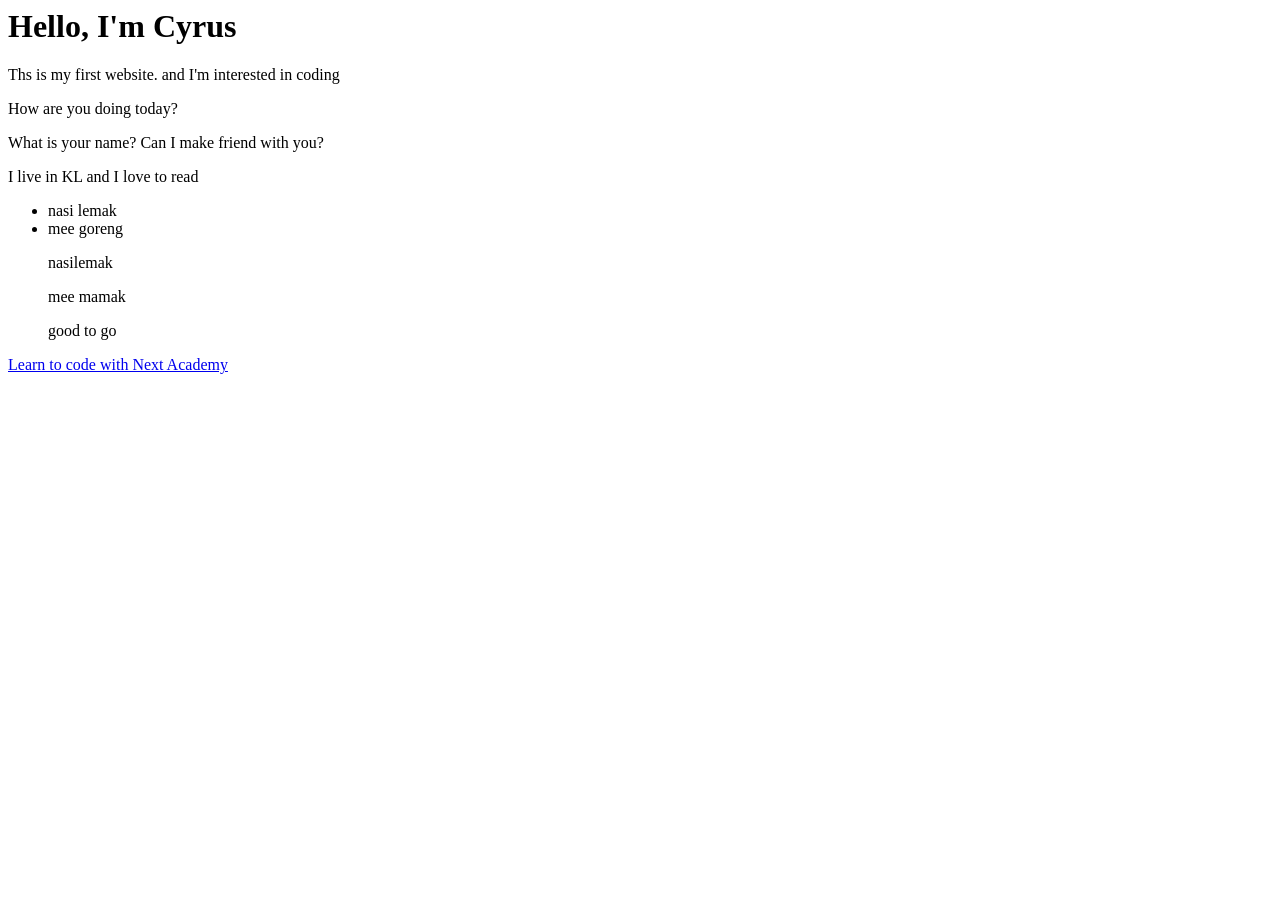
<file: .gitignore/index.html>
<html>
  <head></head>
  <div class="continer">
    <div class="small-container" id="about">
      <h1>Hello, I'm Cyrus</h1>
      <p>Ths is my first website. and I'm interested in coding</p>
      <p>How are you doing today?</p>
      <p>What is your name? Can I make friend with you?</p>
      <p>I live in KL and I love to read</p>
      </di>
    
      <div>
       <div class="small-container" id="show">
        <ul>
         <li>nasi lemak</li>
          <li>mee goreng</li>
         </ul> 
         <ol>nasilemak</ol>
         <ol>mee mamak</ol>
         <ol>good to go</ol>
    </div>
        <a href="https://www.nextacademy.com">Learn to code with Next Academy
        </a>
          
  <body></body>
</html>
</file>
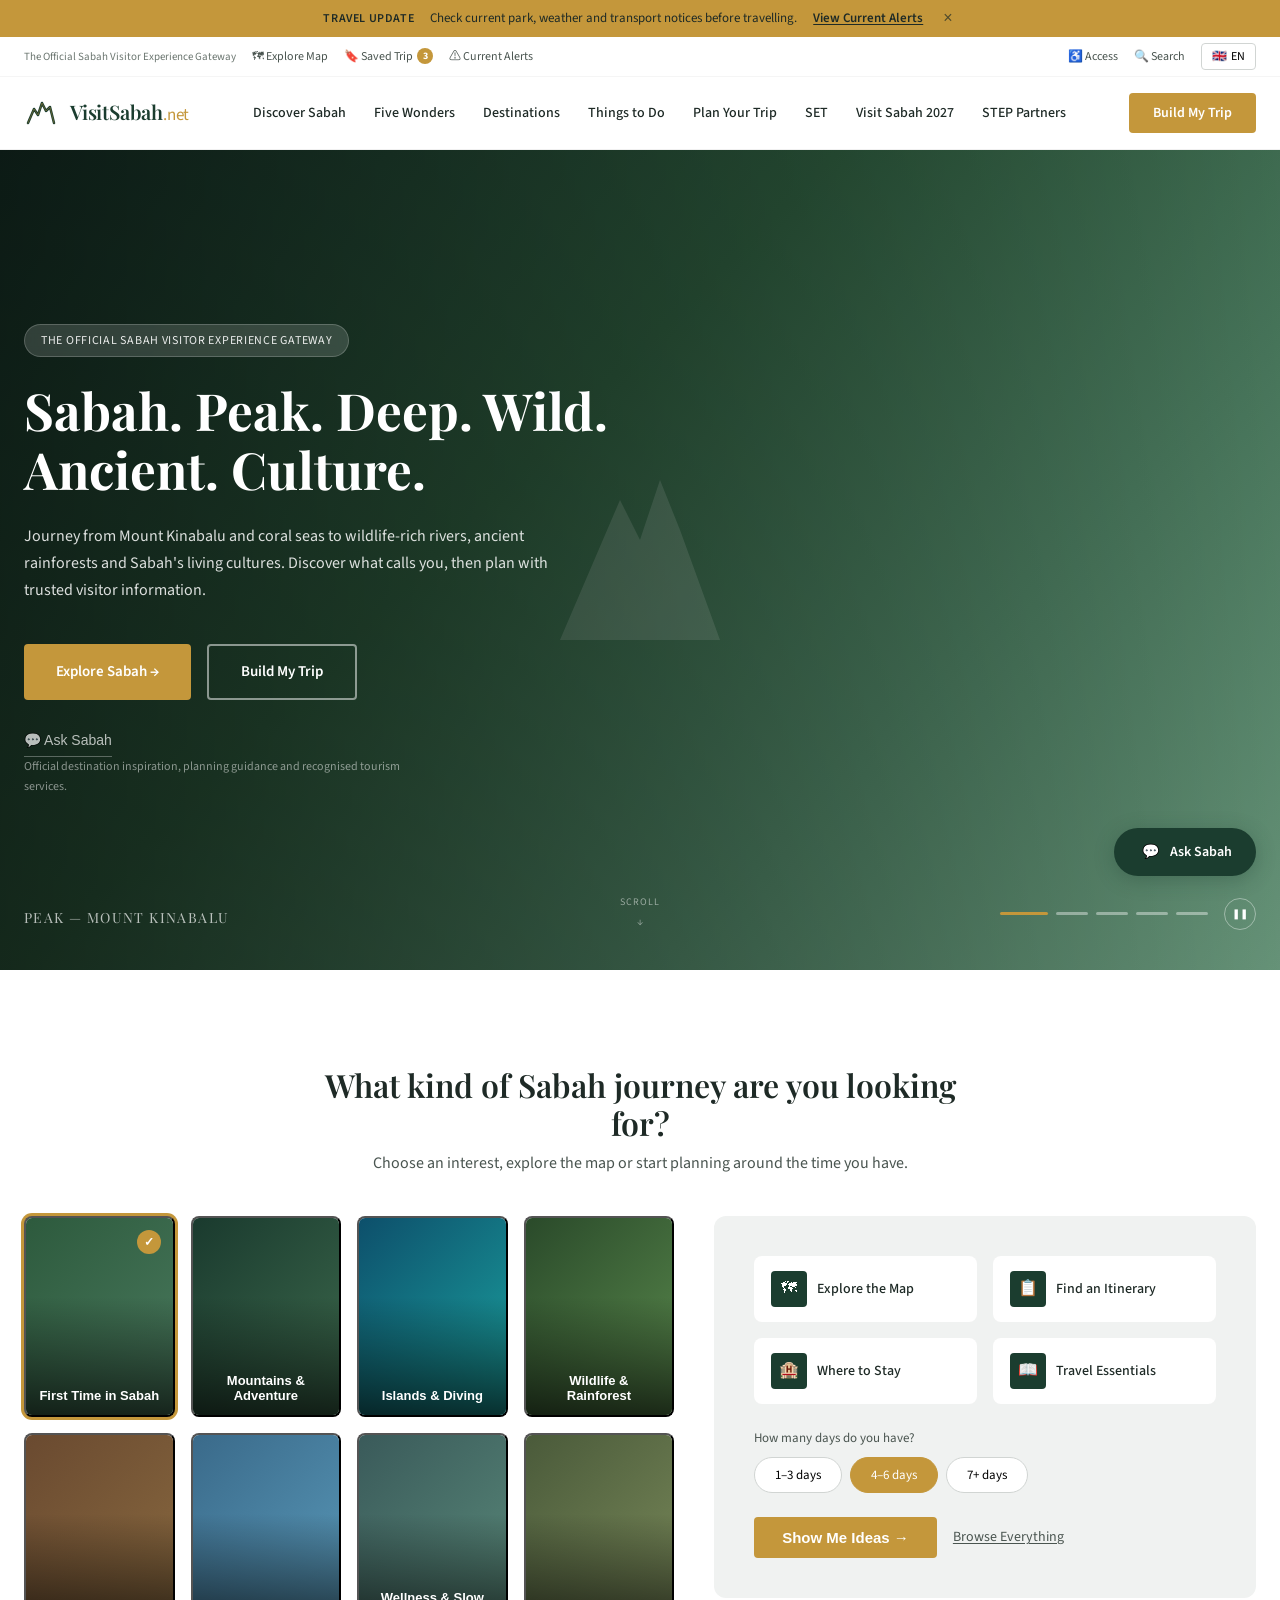
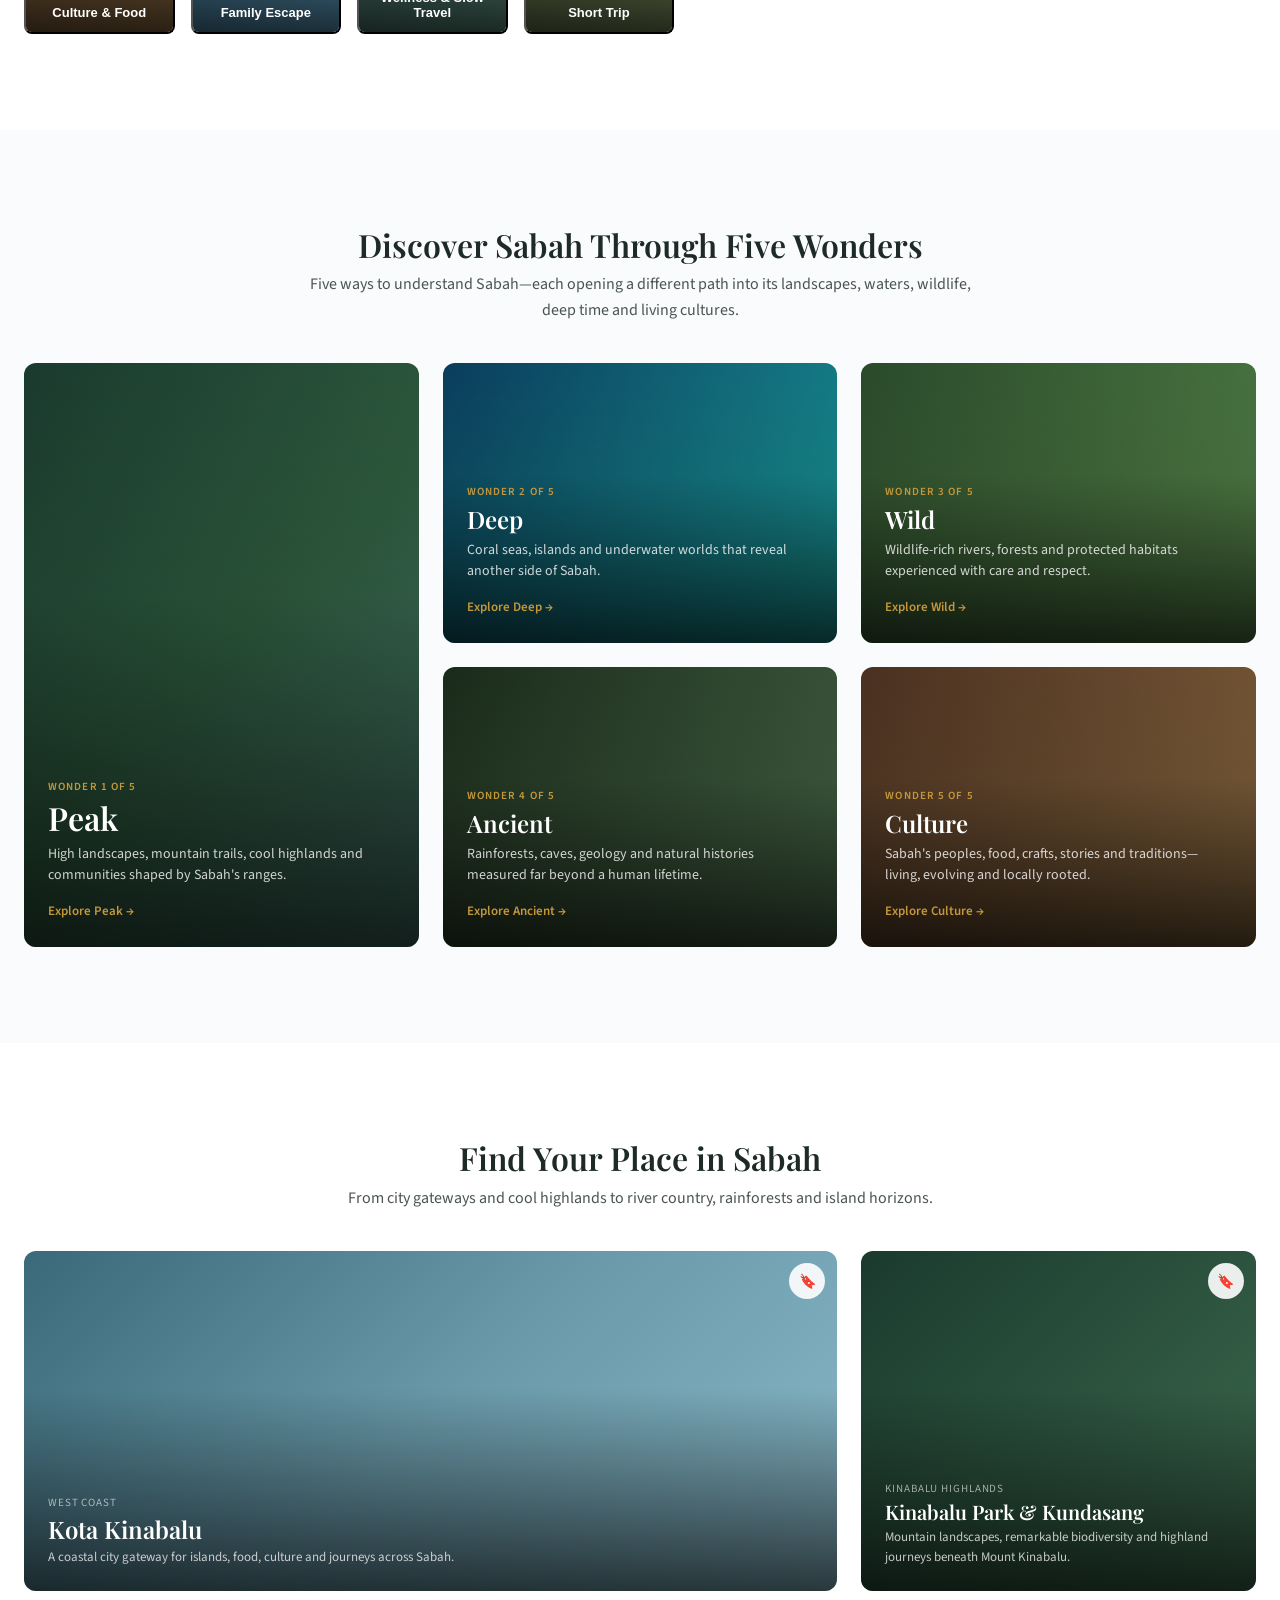
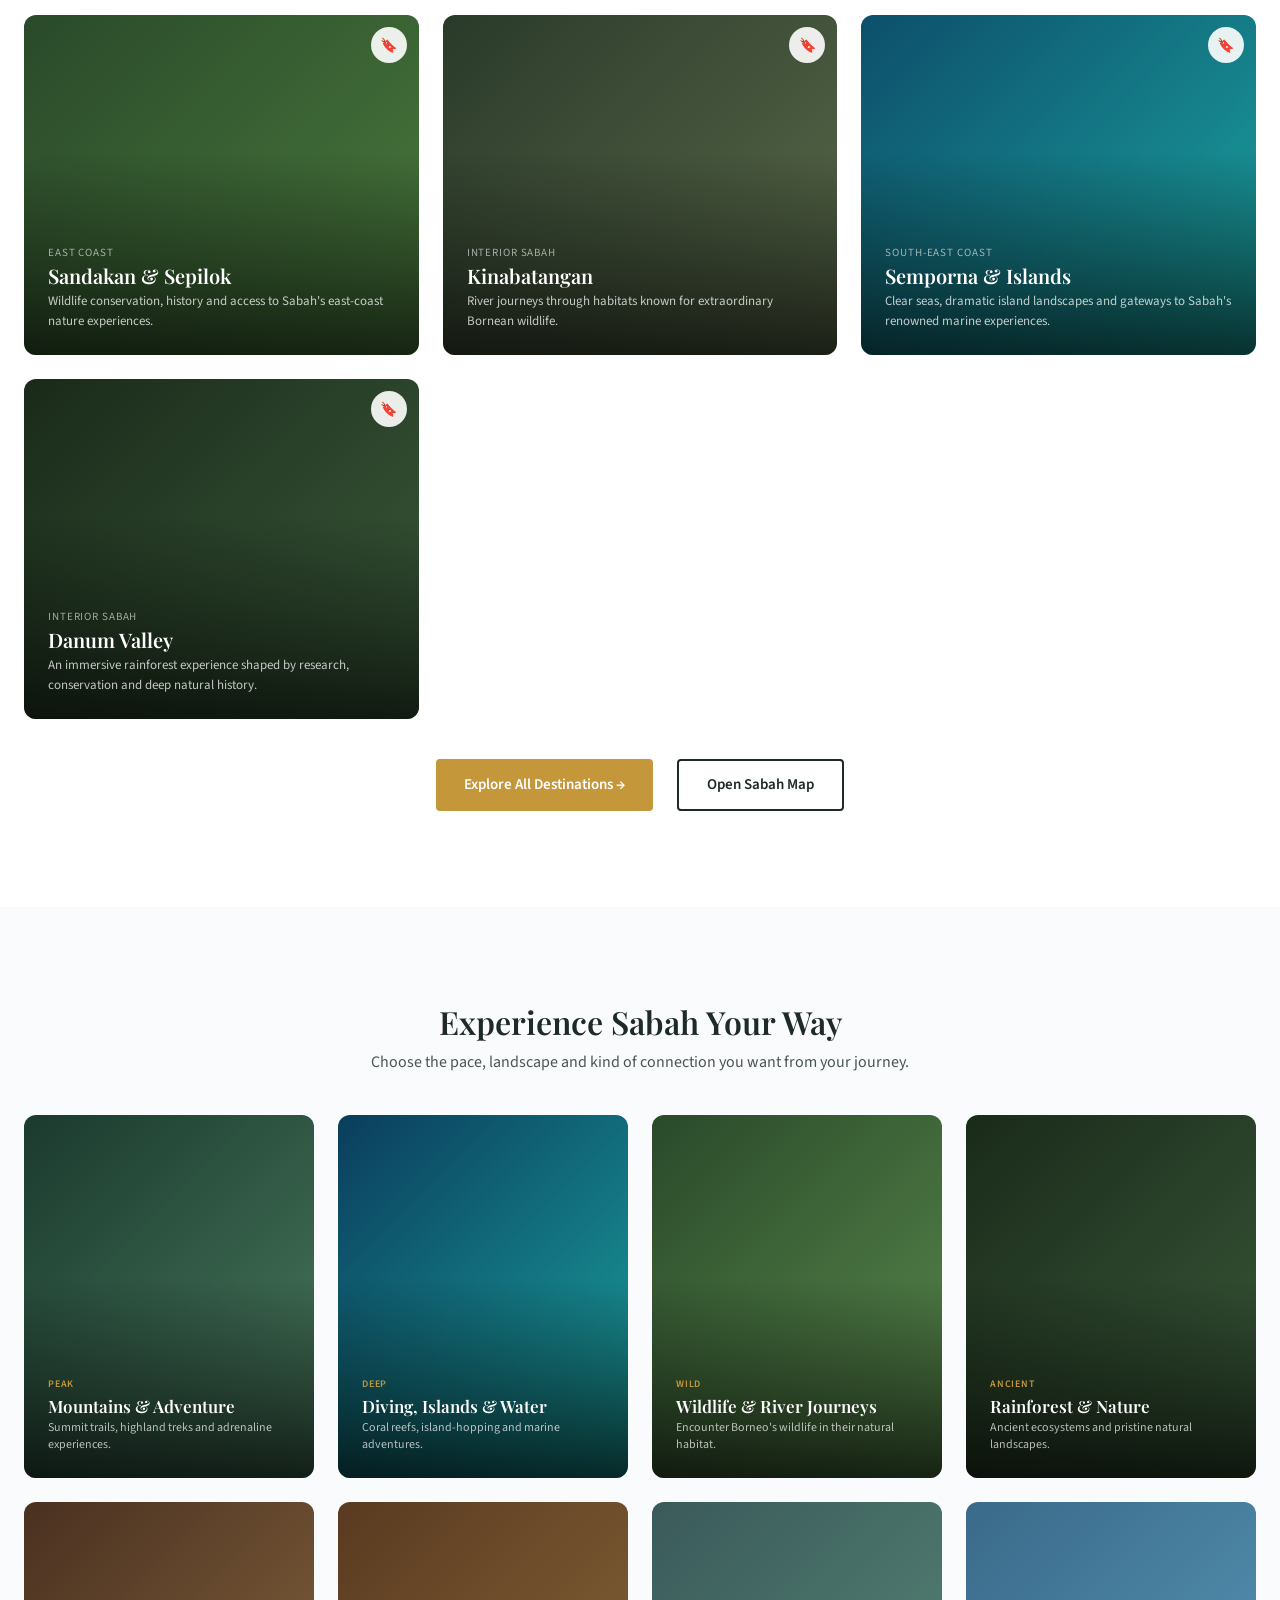
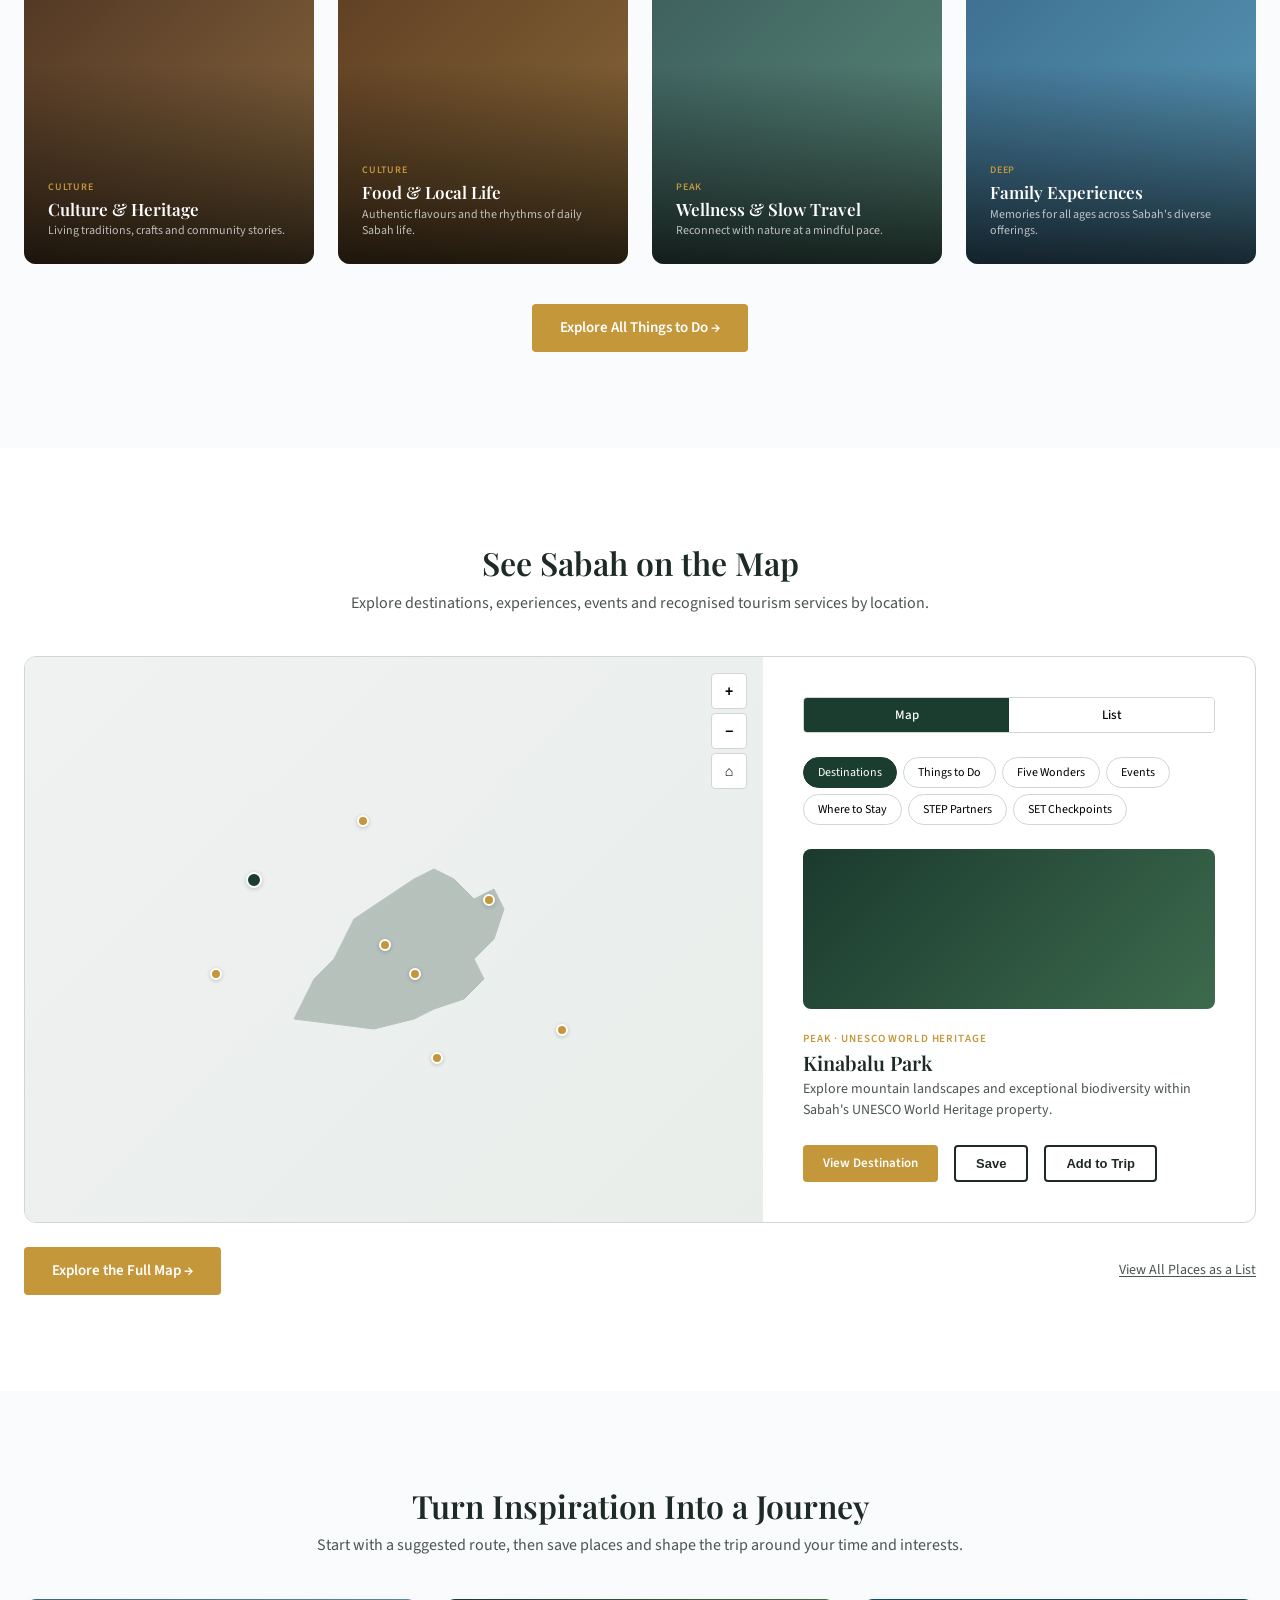
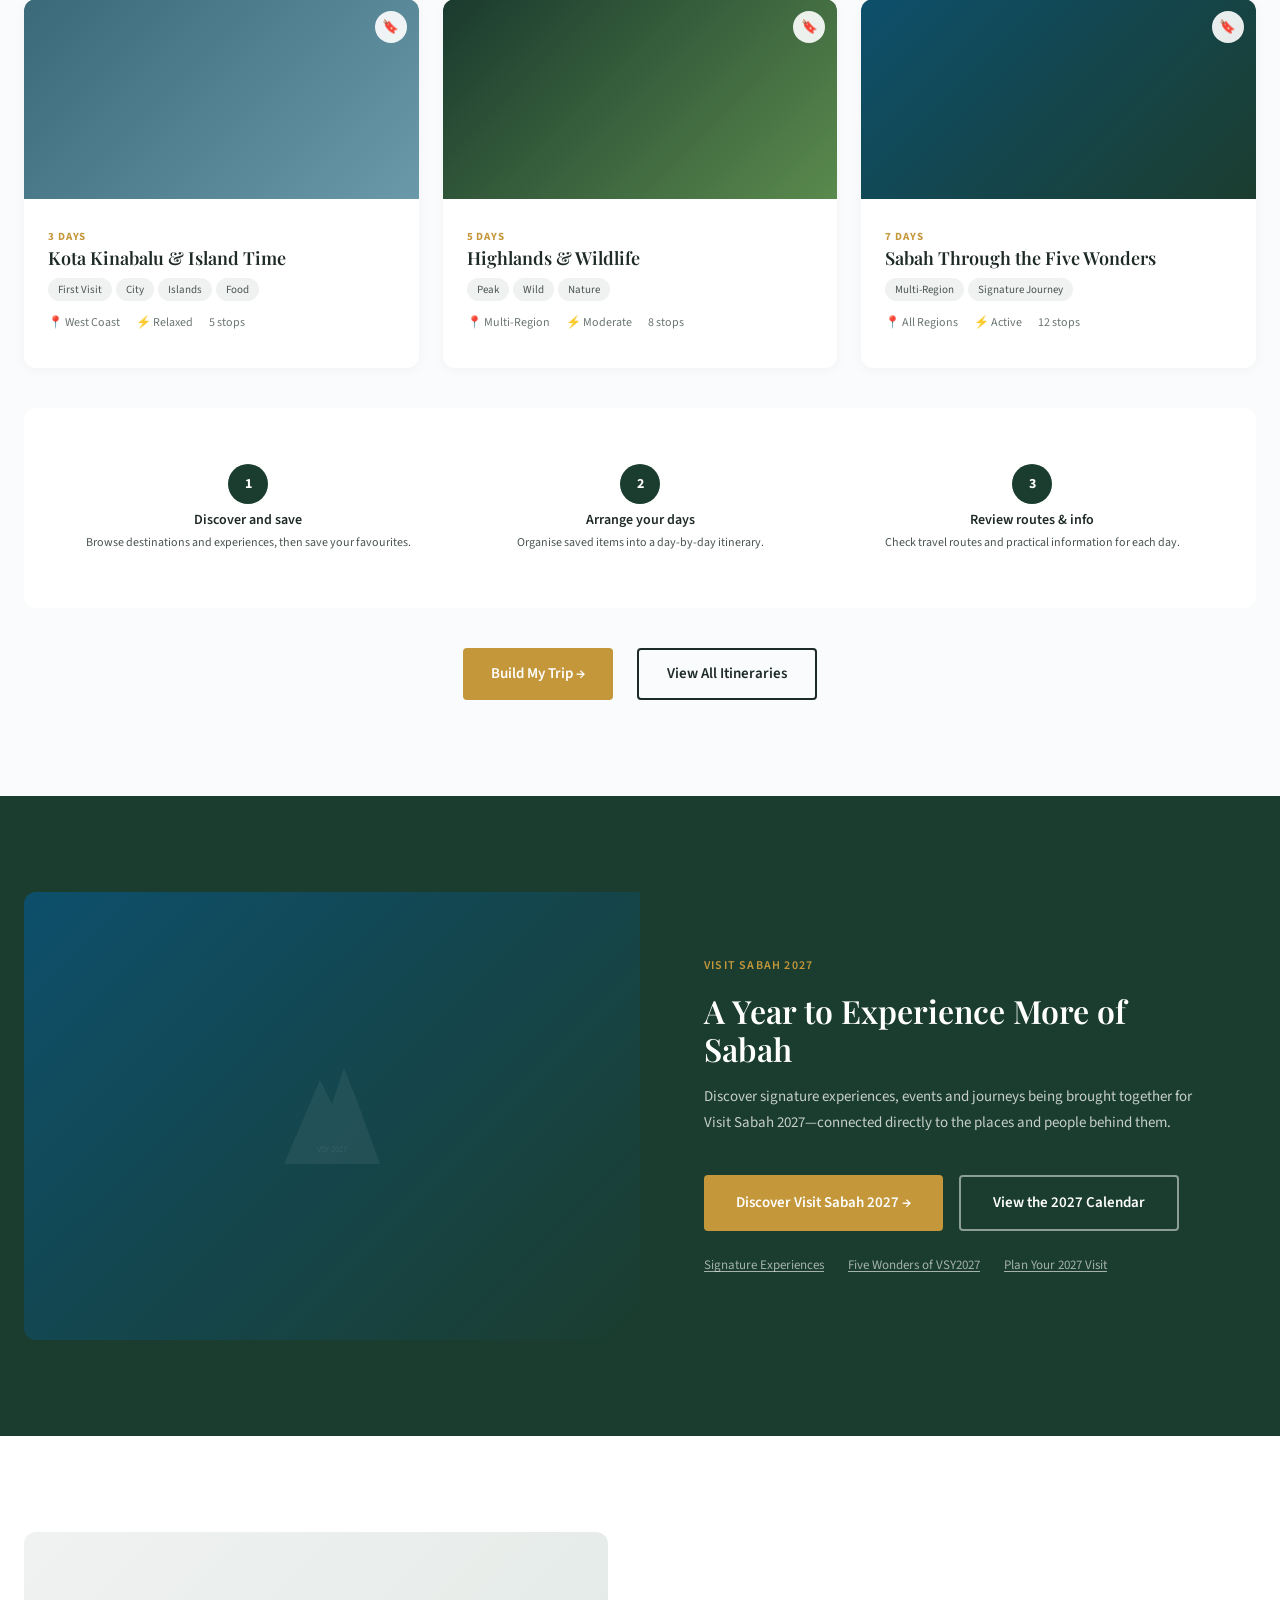
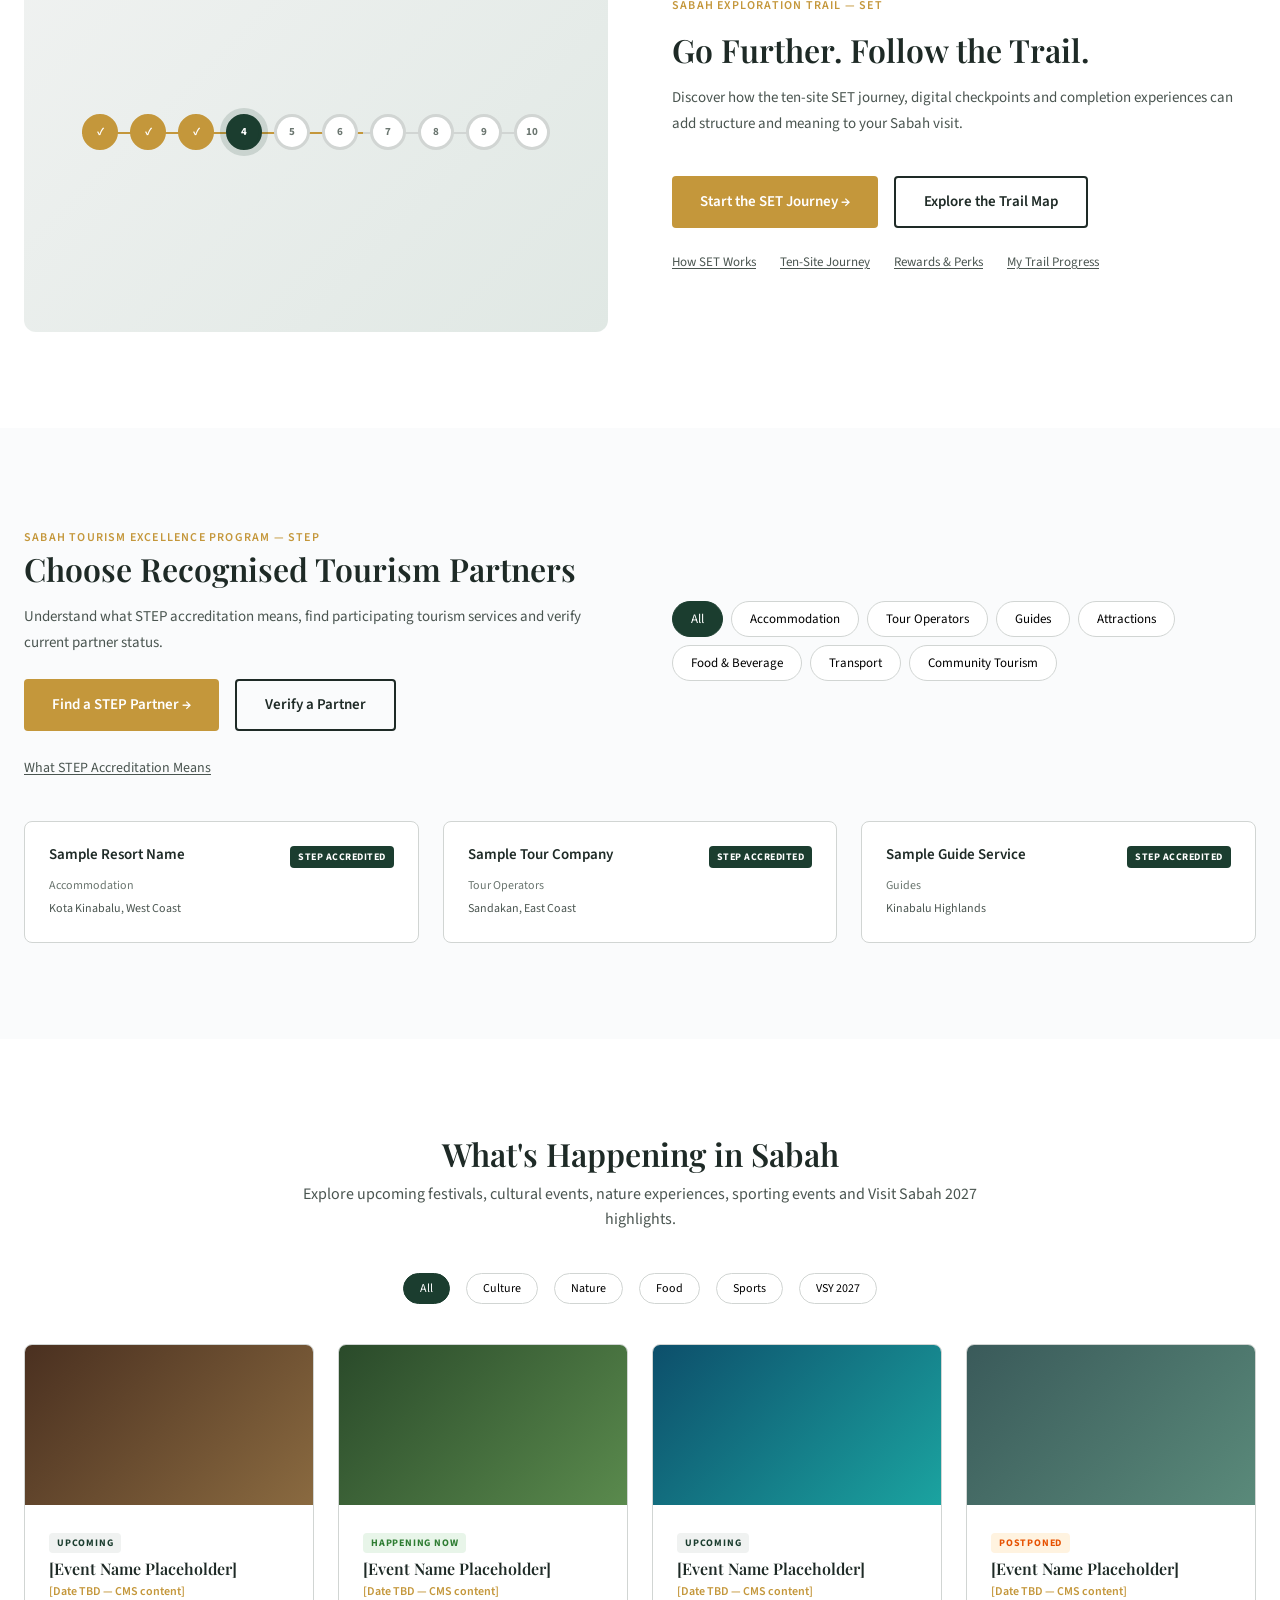
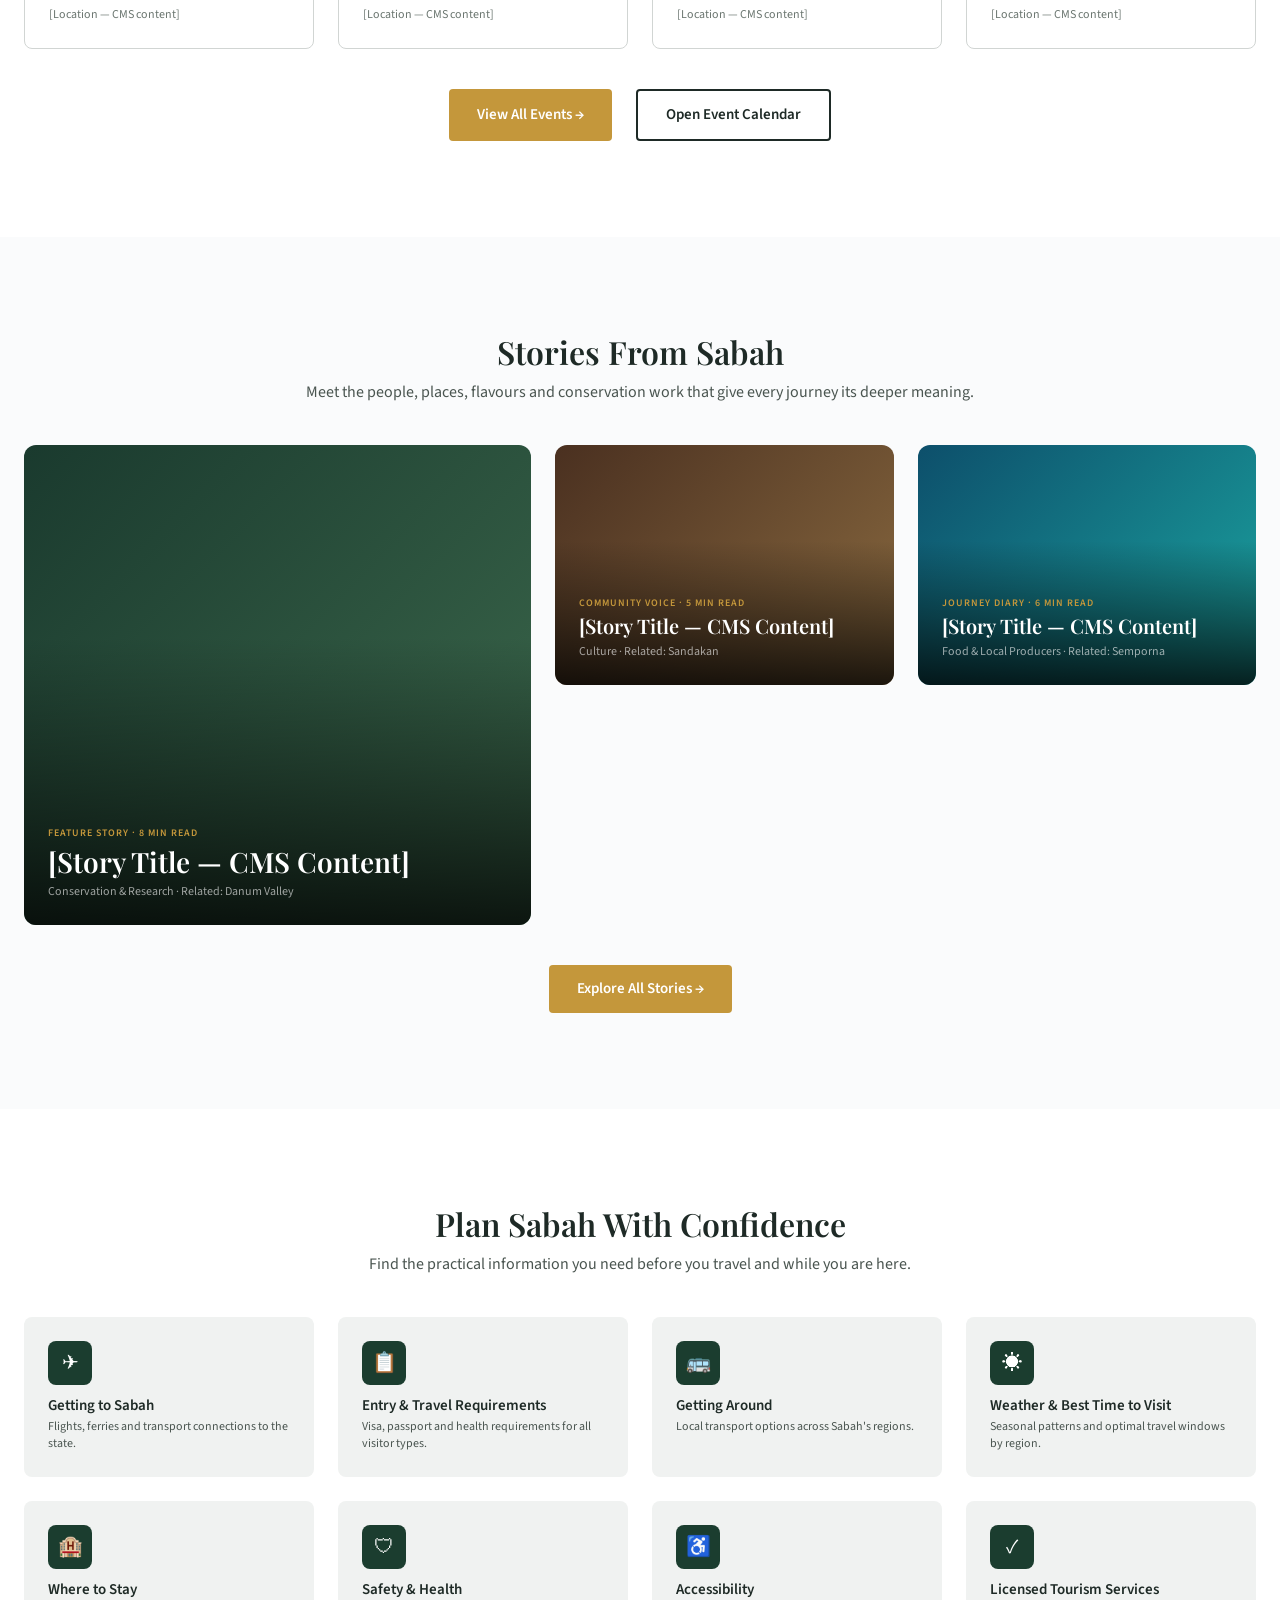
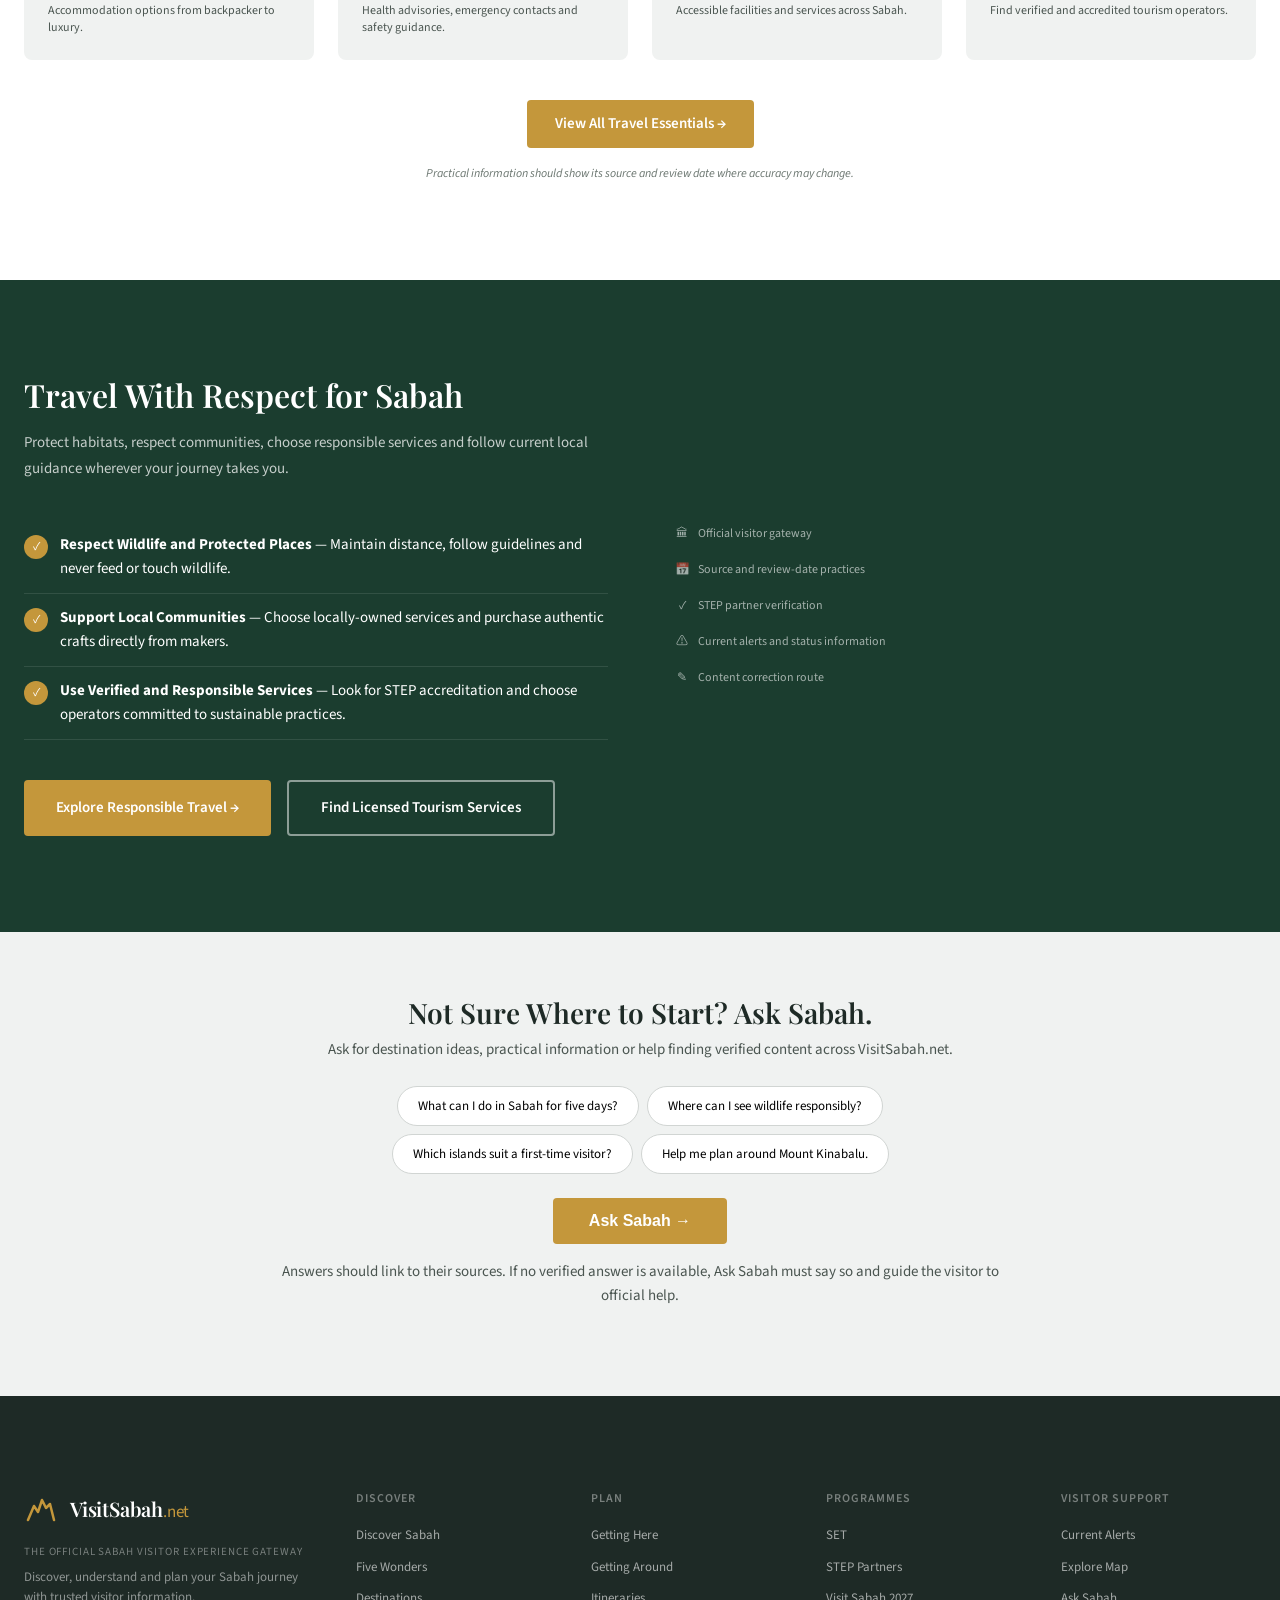
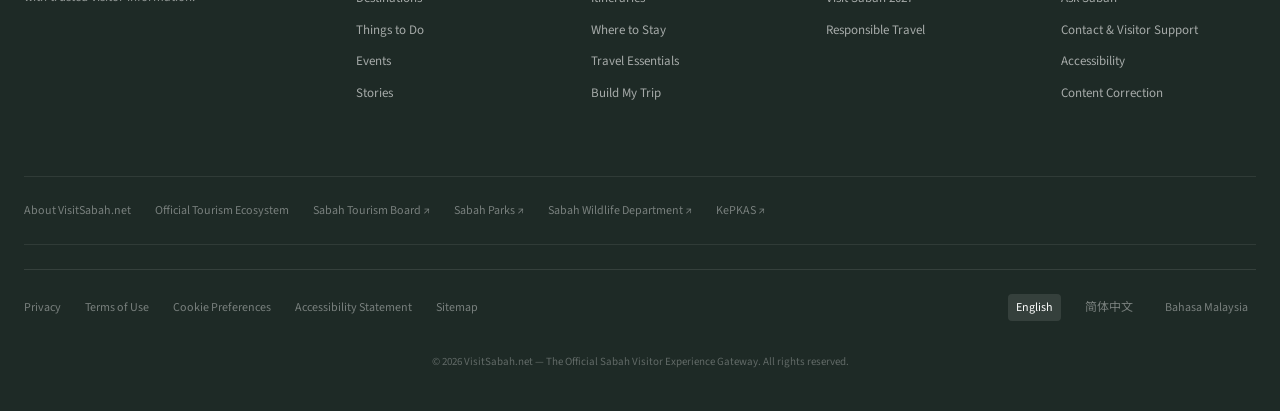
<file: docs/reference/visitsabah-homepage-reference.html>
<!DOCTYPE html>
<html lang="en">
<head>
<meta charset="UTF-8">
<meta name="viewport" content="width=device-width, initial-scale=1.0">
<title>VisitSabah.net | Official Sabah Travel Inspiration & Planning</title>
<meta name="description" content="Discover Sabah through Peak, Deep, Wild, Ancient and Culture. Explore destinations, experiences, itineraries, events and trusted travel information.">
<meta property="og:title" content="Discover Sabah — Peak. Deep. Wild. Ancient. Culture.">
<meta property="og:description" content="Discover Sabah through Peak, Deep, Wild, Ancient and Culture. Explore destinations, experiences, itineraries, events and trusted travel information.">
<link rel="preconnect" href="https://fonts.googleapis.com">
<link rel="preconnect" href="https://fonts.gstatic.com" crossorigin>
<link href="https://fonts.googleapis.com/css2?family=Playfair+Display:ital,wght@0,400;0,500;0,600;0,700;1,400&family=Source+Sans+3:wght@300;400;500;600;700&family=Noto+Sans+SC:wght@300;400;500;700&display=swap" rel="stylesheet">
<style>
/* ============================================
   VISITSABAH.NET — DESIGN TOKENS & VARIABLES
   ============================================ */
:root {
  /* Colour Palette */
  --rainforest-deep-green: #1B3D2F;
  --south-china-sea-blue: #0D4F6B;
  --tropical-turquoise: #1BA3A0;
  --kinabalu-dawn-gold: #C4973B;
  --kinabalu-dawn-gold-light: #D4AD5A;
  --earth-woven-brown: #6B4E3D;
  --cloud-white: #FAFBFC;
  --charcoal: #1E2A26;
  --mist-grey: #F0F2F1;
  --mist-grey-dark: #D1D5D3;
  --text-secondary: #4A5550;
  --text-tertiary: #6B7670;

  /* Typography */
  --font-display: 'Playfair Display', 'Noto Sans SC', Georgia, serif;
  --font-body: 'Source Sans 3', 'Noto Sans SC', -apple-system, sans-serif;

  /* Spacing */
  --space-xs: 8px;
  --space-sm: 16px;
  --space-md: 24px;
  --space-lg: 40px;
  --space-xl: 64px;
  --space-2xl: 96px;

  /* Layout */
  --content-max: 1280px;
  --header-height: 72px;
  --header-compact: 60px;

  /* Corner radii */
  --radius-sm: 4px;
  --radius-md: 8px;
  --radius-lg: 12px;

  /* Transitions */
  --transition-fast: 150ms ease;
  --transition-base: 250ms ease;
  --transition-slow: 400ms ease;
}

/* ============================================
   RESET & BASE
   ============================================ */
*, *::before, *::after { box-sizing: border-box; margin: 0; padding: 0; }

html {
  font-size: 16px;
  scroll-behavior: smooth;
  -webkit-font-smoothing: antialiased;
}

body {
  font-family: var(--font-body);
  color: var(--charcoal);
  background: var(--cloud-white);
  line-height: 1.6;
  overflow-x: hidden;
}

img { max-width: 100%; height: auto; display: block; }

a {
  color: inherit;
  text-decoration: none;
  transition: color var(--transition-fast);
}

a:focus-visible, button:focus-visible {
  outline: 3px solid var(--kinabalu-dawn-gold);
  outline-offset: 2px;
  border-radius: 2px;
}

h1, h2, h3, h4 {
  font-family: var(--font-display);
  font-weight: 600;
  line-height: 1.2;
  color: var(--charcoal);
}

/* ============================================
   UTILITY
   ============================================ */
.container {
  max-width: var(--content-max);
  margin: 0 auto;
  padding: 0 var(--space-md);
}

.sr-only {
  position: absolute; width: 1px; height: 1px;
  padding: 0; margin: -1px; overflow: hidden;
  clip: rect(0,0,0,0); border: 0;
}

.cms-annotation {
  display: none; /* Hidden from visitor; for design/dev reference */
  font-size: 10px;
  color: var(--text-tertiary);
  font-family: monospace;
}

/* ============================================
   ALERT BAR (Conditional)
   ============================================ */
.alert-bar {
  background: var(--kinabalu-dawn-gold);
  color: var(--charcoal);
  padding: 8px var(--space-md);
  font-size: 0.8125rem;
  text-align: center;
  position: relative;
  display: flex;
  align-items: center;
  justify-content: center;
  gap: var(--space-sm);
}

.alert-bar .alert-label {
  font-weight: 600;
  text-transform: uppercase;
  font-size: 0.75rem;
  letter-spacing: 0.05em;
}

.alert-bar a {
  font-weight: 600;
  text-decoration: underline;
  text-underline-offset: 2px;
}

.alert-bar .dismiss-btn {
  background: none;
  border: none;
  color: var(--charcoal);
  cursor: pointer;
  font-size: 1rem;
  padding: 0 4px;
  opacity: 0.7;
}

/* ============================================
   HEADER
   ============================================ */
.site-header {
  position: sticky;
  top: 0;
  z-index: 100;
  background: rgba(255,255,255,0.97);
  backdrop-filter: blur(8px);
  border-bottom: 1px solid rgba(0,0,0,0.06);
  transition: all var(--transition-base);
}

.site-header.scrolled {
  box-shadow: 0 2px 12px rgba(0,0,0,0.06);
}

/* Utility bar */
.header-utility {
  display: flex;
  align-items: center;
  justify-content: space-between;
  padding: 6px var(--space-md);
  font-size: 0.75rem;
  color: var(--text-secondary);
  border-bottom: 1px solid rgba(0,0,0,0.04);
  max-width: var(--content-max);
  margin: 0 auto;
}

.header-utility .utility-left {
  display: flex;
  gap: var(--space-sm);
  align-items: center;
}

.header-utility .utility-right {
  display: flex;
  gap: var(--space-sm);
  align-items: center;
}

.header-utility a:hover { color: var(--rainforest-deep-green); }

.utility-link {
  display: flex;
  align-items: center;
  gap: 4px;
}

.saved-count {
  background: var(--kinabalu-dawn-gold);
  color: white;
  font-size: 0.625rem;
  font-weight: 700;
  width: 16px; height: 16px;
  border-radius: 50%;
  display: inline-flex;
  align-items: center;
  justify-content: center;
}

.lang-selector {
  position: relative;
}

.lang-btn {
  background: none;
  border: 1px solid var(--mist-grey-dark);
  border-radius: var(--radius-sm);
  padding: 4px 10px;
  cursor: pointer;
  font-size: 0.75rem;
  display: flex;
  align-items: center;
  gap: 4px;
  font-family: var(--font-body);
}

.lang-btn:hover { border-color: var(--rainforest-deep-green); }

/* Main header */
.header-main {
  display: flex;
  align-items: center;
  justify-content: space-between;
  padding: 0 var(--space-md);
  height: var(--header-height);
  max-width: var(--content-max);
  margin: 0 auto;
}

.logo {
  display: flex;
  align-items: center;
  gap: 10px;
  flex-shrink: 0;
}

.logo-symbol {
  width: 36px;
  height: 36px;
  display: flex;
  align-items: center;
  justify-content: center;
}

.logo-symbol svg {
  width: 100%;
  height: 100%;
}

.logo-wordmark {
  font-family: var(--font-display);
  font-size: 1.25rem;
  font-weight: 600;
  color: var(--rainforest-deep-green);
  letter-spacing: -0.01em;
}

.logo-wordmark .tld {
  font-family: var(--font-body);
  font-weight: 400;
  color: var(--kinabalu-dawn-gold);
  font-size: 0.85em;
}

/* Primary navigation */
.primary-nav {
  display: flex;
  align-items: center;
  gap: 0;
}

.primary-nav a {
  padding: 8px 14px;
  font-size: 0.875rem;
  font-weight: 500;
  color: var(--charcoal);
  position: relative;
  white-space: nowrap;
}

.primary-nav a::after {
  content: '';
  position: absolute;
  bottom: 0;
  left: 14px;
  right: 14px;
  height: 2px;
  background: var(--kinabalu-dawn-gold);
  transform: scaleX(0);
  transition: transform var(--transition-base);
}

.primary-nav a:hover::after,
.primary-nav a:focus::after {
  transform: scaleX(1);
}

.primary-nav a:hover { color: var(--rainforest-deep-green); }

.header-cta {
  background: var(--kinabalu-dawn-gold);
  color: white;
  border: none;
  padding: 10px 24px;
  border-radius: var(--radius-sm);
  font-family: var(--font-body);
  font-size: 0.875rem;
  font-weight: 600;
  cursor: pointer;
  transition: background var(--transition-fast);
  white-space: nowrap;
}

.header-cta:hover { background: var(--kinabalu-dawn-gold-light); }

/* Mobile menu button */
.mobile-menu-btn {
  display: none;
  background: none;
  border: none;
  cursor: pointer;
  padding: 8px;
}

/* ============================================
   SECTION 1: HERO
   ============================================ */
.hero {
  position: relative;
  min-height: 820px;
  display: flex;
  align-items: center;
  overflow: hidden;
  background: var(--charcoal);
}

.hero-slides {
  position: absolute;
  inset: 0;
}

.hero-slide {
  position: absolute;
  inset: 0;
  opacity: 0;
  transition: opacity 1.2s ease-in-out;
}

.hero-slide.active { opacity: 1; }

.hero-slide img {
  width: 100%;
  height: 100%;
  object-fit: cover;
}

.hero-overlay {
  position: absolute;
  inset: 0;
  background: linear-gradient(
    to right,
    rgba(0,0,0,0.55) 0%,
    rgba(0,0,0,0.3) 50%,
    rgba(0,0,0,0.05) 100%
  );
}

.hero-content {
  position: relative;
  z-index: 2;
  max-width: var(--content-max);
  margin: 0 auto;
  padding: 0 var(--space-md);
  width: 100%;
}

.hero-eyebrow {
  display: inline-flex;
  align-items: center;
  gap: 8px;
  background: rgba(255,255,255,0.15);
  backdrop-filter: blur(6px);
  padding: 6px 16px;
  border-radius: 100px;
  font-size: 0.75rem;
  color: rgba(255,255,255,0.9);
  letter-spacing: 0.06em;
  text-transform: uppercase;
  margin-bottom: var(--space-md);
  border: 1px solid rgba(255,255,255,0.2);
}

.hero h1 {
  font-family: var(--font-display);
  font-size: clamp(2.25rem, 4vw, 3.5rem);
  font-weight: 700;
  color: white;
  max-width: 680px;
  margin-bottom: var(--space-md);
  line-height: 1.15;
}

.hero-description {
  font-size: clamp(1rem, 1.2vw, 1.125rem);
  color: rgba(255,255,255,0.85);
  max-width: 560px;
  margin-bottom: var(--space-lg);
  line-height: 1.7;
}

.hero-ctas {
  display: flex;
  gap: var(--space-sm);
  flex-wrap: wrap;
  margin-bottom: var(--space-md);
}

.btn-primary {
  display: inline-flex;
  align-items: center;
  gap: 8px;
  background: var(--kinabalu-dawn-gold);
  color: white;
  padding: 14px 32px;
  border-radius: var(--radius-sm);
  font-weight: 600;
  font-size: 0.9375rem;
  border: none;
  cursor: pointer;
  transition: all var(--transition-fast);
}

.btn-primary:hover {
  background: var(--kinabalu-dawn-gold-light);
  transform: translateY(-1px);
}

.btn-secondary {
  display: inline-flex;
  align-items: center;
  gap: 8px;
  background: transparent;
  color: white;
  padding: 14px 32px;
  border-radius: var(--radius-sm);
  font-weight: 600;
  font-size: 0.9375rem;
  border: 2px solid rgba(255,255,255,0.5);
  cursor: pointer;
  transition: all var(--transition-fast);
}

.btn-secondary:hover {
  border-color: white;
  background: rgba(255,255,255,0.1);
}

.btn-assistance {
  display: inline-flex;
  align-items: center;
  gap: 6px;
  color: rgba(255,255,255,0.7);
  font-size: 0.875rem;
  padding: 8px 0;
  cursor: pointer;
  border: none;
  background: none;
  border-bottom: 1px solid rgba(255,255,255,0.3);
  transition: color var(--transition-fast);
}

.btn-assistance:hover { color: white; }

.hero-trust {
  font-size: 0.75rem;
  color: rgba(255,255,255,0.5);
  max-width: 400px;
}

/* Carousel controls */
.hero-carousel {
  position: absolute;
  bottom: 40px;
  right: var(--space-md);
  z-index: 3;
  display: flex;
  align-items: center;
  gap: var(--space-sm);
}

.carousel-dots {
  display: flex;
  gap: 8px;
}

.carousel-dot {
  width: 32px;
  height: 3px;
  background: rgba(255,255,255,0.4);
  border: none;
  cursor: pointer;
  border-radius: 2px;
  transition: all var(--transition-base);
}

.carousel-dot.active {
  background: var(--kinabalu-dawn-gold);
  width: 48px;
}

.carousel-pause {
  background: none;
  border: 1px solid rgba(255,255,255,0.4);
  color: white;
  width: 32px;
  height: 32px;
  border-radius: 50%;
  cursor: pointer;
  display: flex;
  align-items: center;
  justify-content: center;
  font-size: 0.625rem;
  transition: all var(--transition-fast);
}

.carousel-pause:hover {
  border-color: white;
  background: rgba(255,255,255,0.15);
}

/* Wonder label on slides */
.wonder-label {
  position: absolute;
  bottom: 40px;
  left: var(--space-md);
  z-index: 3;
  font-family: var(--font-display);
  font-size: 0.875rem;
  color: rgba(255,255,255,0.7);
  letter-spacing: 0.1em;
  text-transform: uppercase;
}

/* Scroll cue */
.scroll-cue {
  position: absolute;
  bottom: 40px;
  left: 50%;
  transform: translateX(-50%);
  z-index: 3;
  display: flex;
  flex-direction: column;
  align-items: center;
  gap: 4px;
  color: rgba(255,255,255,0.5);
  font-size: 0.625rem;
  letter-spacing: 0.1em;
  text-transform: uppercase;
  animation: gentle-bounce 2s ease-in-out infinite;
}

@keyframes gentle-bounce {
  0%, 100% { transform: translateX(-50%) translateY(0); }
  50% { transform: translateX(-50%) translateY(6px); }
}

/* ============================================
   SECTION 2: VISITOR INTENT
   ============================================ */
.section-intent {
  padding: var(--space-2xl) 0;
  background: white;
}

.section-header {
  text-align: center;
  max-width: 680px;
  margin: 0 auto var(--space-lg);
}

.section-header h2 {
  font-size: clamp(1.5rem, 2.5vw, 2rem);
  margin-bottom: var(--space-xs);
}

.section-header p {
  color: var(--text-secondary);
  font-size: 1rem;
}

.intent-grid {
  display: grid;
  grid-template-columns: 1.2fr 1fr;
  gap: var(--space-lg);
  align-items: start;
}

.interest-cards {
  display: grid;
  grid-template-columns: repeat(4, 1fr);
  gap: var(--space-sm);
}

.interest-card {
  position: relative;
  border-radius: var(--radius-md);
  overflow: hidden;
  cursor: pointer;
  aspect-ratio: 3/4;
  transition: transform var(--transition-base);
}

.interest-card:hover { transform: translateY(-4px); }

.interest-card.selected {
  box-shadow: 0 0 0 3px var(--kinabalu-dawn-gold);
}

.interest-card.selected::after {
  content: '✓';
  position: absolute;
  top: 12px;
  right: 12px;
  width: 24px;
  height: 24px;
  background: var(--kinabalu-dawn-gold);
  color: white;
  border-radius: 50%;
  display: flex;
  align-items: center;
  justify-content: center;
  font-size: 0.75rem;
  font-weight: 700;
}

.interest-card img {
  width: 100%;
  height: 100%;
  object-fit: cover;
}

.interest-card .card-overlay {
  position: absolute;
  inset: 0;
  background: linear-gradient(to top, rgba(0,0,0,0.7) 0%, transparent 60%);
}

.interest-card .card-label {
  position: absolute;
  bottom: 12px;
  left: 12px;
  right: 12px;
  color: white;
  font-size: 0.8125rem;
  font-weight: 600;
}

/* Quick task panel */
.quick-task-panel {
  background: var(--mist-grey);
  border-radius: var(--radius-lg);
  padding: var(--space-lg);
}

.task-shortcuts {
  display: grid;
  grid-template-columns: 1fr 1fr;
  gap: var(--space-sm);
  margin-bottom: var(--space-md);
}

.task-shortcut {
  display: flex;
  align-items: center;
  gap: 10px;
  padding: 14px 16px;
  background: white;
  border-radius: var(--radius-md);
  font-size: 0.875rem;
  font-weight: 500;
  transition: all var(--transition-fast);
  border: 1px solid transparent;
}

.task-shortcut:hover {
  border-color: var(--kinabalu-dawn-gold);
  box-shadow: 0 2px 8px rgba(0,0,0,0.06);
}

.task-shortcut .icon {
  width: 36px;
  height: 36px;
  background: var(--rainforest-deep-green);
  color: white;
  border-radius: var(--radius-sm);
  display: flex;
  align-items: center;
  justify-content: center;
  font-size: 1rem;
  flex-shrink: 0;
}

.duration-picker {
  margin-bottom: var(--space-md);
}

.duration-picker label {
  display: block;
  font-size: 0.8125rem;
  color: var(--text-secondary);
  margin-bottom: 8px;
}

.duration-chips {
  display: flex;
  gap: 8px;
}

.duration-chip {
  padding: 8px 20px;
  border: 1px solid var(--mist-grey-dark);
  border-radius: 100px;
  font-size: 0.8125rem;
  cursor: pointer;
  background: white;
  transition: all var(--transition-fast);
  font-family: var(--font-body);
}

.duration-chip:hover, .duration-chip.selected {
  border-color: var(--kinabalu-dawn-gold);
  background: var(--kinabalu-dawn-gold);
  color: white;
}

.intent-ctas {
  display: flex;
  gap: var(--space-sm);
  align-items: center;
}

.btn-gold {
  display: inline-flex;
  align-items: center;
  gap: 8px;
  background: var(--kinabalu-dawn-gold);
  color: white;
  padding: 12px 28px;
  border-radius: var(--radius-sm);
  font-weight: 600;
  font-size: 0.9375rem;
  border: none;
  cursor: pointer;
  transition: background var(--transition-fast);
}

.btn-gold:hover { background: var(--kinabalu-dawn-gold-light); }

.link-secondary {
  color: var(--text-secondary);
  font-size: 0.875rem;
  text-decoration: underline;
  text-underline-offset: 2px;
}

.link-secondary:hover { color: var(--rainforest-deep-green); }

/* ============================================
   SECTION 3: FIVE WONDERS
   ============================================ */
.section-wonders {
  padding: var(--space-2xl) 0;
  background: var(--cloud-white);
}

.wonders-grid {
  display: grid;
  grid-template-columns: 1fr 1fr 1fr;
  grid-template-rows: auto auto;
  gap: var(--space-md);
}

.wonder-card {
  position: relative;
  border-radius: var(--radius-lg);
  overflow: hidden;
  cursor: pointer;
  transition: transform var(--transition-base);
}

.wonder-card:hover { transform: translateY(-4px); }

.wonder-card.featured {
  grid-column: 1 / 2;
  grid-row: 1 / 3;
}

.wonder-card img {
  width: 100%;
  height: 100%;
  object-fit: cover;
  min-height: 280px;
}

.wonder-card .wonder-overlay {
  position: absolute;
  inset: 0;
  background: linear-gradient(to top, rgba(0,0,0,0.75) 0%, rgba(0,0,0,0.1) 60%, transparent 100%);
}

.wonder-card .wonder-content {
  position: absolute;
  bottom: 0;
  left: 0;
  right: 0;
  padding: var(--space-md);
  color: white;
}

.wonder-card .wonder-tag {
  display: inline-block;
  font-size: 0.6875rem;
  text-transform: uppercase;
  letter-spacing: 0.1em;
  color: var(--kinabalu-dawn-gold);
  font-weight: 600;
  margin-bottom: 4px;
}

.wonder-card h3 {
  font-size: 1.5rem;
  color: white;
  margin-bottom: 6px;
}

.wonder-card.featured h3 {
  font-size: 2rem;
}

.wonder-card p {
  font-size: 0.875rem;
  color: rgba(255,255,255,0.8);
  line-height: 1.5;
  margin-bottom: 12px;
}

.wonder-card .wonder-cta {
  display: inline-flex;
  align-items: center;
  gap: 6px;
  font-size: 0.8125rem;
  font-weight: 600;
  color: var(--kinabalu-dawn-gold);
  transition: gap var(--transition-fast);
}

.wonder-card:hover .wonder-cta { gap: 10px; }

/* ============================================
   SECTION 4: FEATURED DESTINATIONS
   ============================================ */
.section-destinations {
  padding: var(--space-2xl) 0;
  background: white;
}

.destinations-grid {
  display: grid;
  grid-template-columns: 1fr 1fr 1fr;
  gap: var(--space-md);
  margin-bottom: var(--space-lg);
}

.dest-card {
  position: relative;
  border-radius: var(--radius-lg);
  overflow: hidden;
  cursor: pointer;
  transition: transform var(--transition-base);
}

.dest-card:hover { transform: translateY(-4px); }

.dest-card.featured {
  grid-column: 1 / 3;
}

.dest-card img {
  width: 100%;
  height: 100%;
  object-fit: cover;
  min-height: 240px;
}

.dest-card .dest-overlay {
  position: absolute;
  inset: 0;
  background: linear-gradient(to top, rgba(0,0,0,0.7) 0%, transparent 60%);
}

.dest-card .dest-content {
  position: absolute;
  bottom: 0;
  left: 0;
  right: 0;
  padding: var(--space-md);
  color: white;
}

.dest-card .dest-region {
  font-size: 0.6875rem;
  text-transform: uppercase;
  letter-spacing: 0.08em;
  color: rgba(255,255,255,0.6);
  margin-bottom: 4px;
}

.dest-card h3 {
  font-size: 1.25rem;
  color: white;
  margin-bottom: 4px;
}

.dest-card.featured h3 { font-size: 1.5rem; }

.dest-card p {
  font-size: 0.8125rem;
  color: rgba(255,255,255,0.75);
  line-height: 1.5;
}

.dest-card .save-btn {
  position: absolute;
  top: 12px;
  right: 12px;
  width: 36px;
  height: 36px;
  background: rgba(255,255,255,0.9);
  border: none;
  border-radius: 50%;
  cursor: pointer;
  display: flex;
  align-items: center;
  justify-content: center;
  font-size: 0.875rem;
  transition: all var(--transition-fast);
}

.dest-card .save-btn:hover { background: white; }

.section-ctas {
  display: flex;
  gap: var(--space-md);
  justify-content: center;
}

.btn-outline {
  display: inline-flex;
  align-items: center;
  gap: 8px;
  background: transparent;
  color: var(--charcoal);
  padding: 12px 28px;
  border-radius: var(--radius-sm);
  font-weight: 600;
  font-size: 0.9375rem;
  border: 2px solid var(--charcoal);
  cursor: pointer;
  transition: all var(--transition-fast);
}

.btn-outline:hover {
  background: var(--charcoal);
  color: white;
}

/* ============================================
   SECTION 5: THINGS TO DO
   ============================================ */
.section-things {
  padding: var(--space-2xl) 0;
  background: var(--cloud-white);
}

.things-grid {
  display: grid;
  grid-template-columns: repeat(4, 1fr);
  gap: var(--space-md);
  margin-bottom: var(--space-lg);
}

.thing-card {
  position: relative;
  border-radius: var(--radius-lg);
  overflow: hidden;
  cursor: pointer;
  transition: transform var(--transition-base);
  aspect-ratio: 4/5;
}

.thing-card:hover { transform: translateY(-4px); }

.thing-card img {
  width: 100%;
  height: 100%;
  object-fit: cover;
}

.thing-card .thing-overlay {
  position: absolute;
  inset: 0;
  background: linear-gradient(to top, rgba(0,0,0,0.75) 0%, transparent 55%);
}

.thing-card .thing-content {
  position: absolute;
  bottom: 0;
  left: 0;
  right: 0;
  padding: var(--space-md);
  color: white;
}

.thing-card .wonder-tag-small {
  display: inline-block;
  font-size: 0.625rem;
  text-transform: uppercase;
  letter-spacing: 0.08em;
  color: var(--kinabalu-dawn-gold);
  font-weight: 600;
  margin-bottom: 4px;
}

.thing-card h3 {
  font-size: 1.0625rem;
  color: white;
  margin-bottom: 4px;
}

.thing-card p {
  font-size: 0.75rem;
  color: rgba(255,255,255,0.7);
  line-height: 1.4;
}

/* ============================================
   SECTION 6: INTERACTIVE MAP
   ============================================ */
.section-map {
  padding: var(--space-2xl) 0;
  background: white;
}

.map-container {
  display: grid;
  grid-template-columns: 1.5fr 1fr;
  gap: 0;
  border-radius: var(--radius-lg);
  overflow: hidden;
  border: 1px solid var(--mist-grey-dark);
  min-height: 480px;
  margin-bottom: var(--space-md);
}

.map-preview {
  background: var(--mist-grey);
  position: relative;
  display: flex;
  align-items: center;
  justify-content: center;
}

.map-preview-inner {
  width: 100%;
  height: 100%;
  background:
    linear-gradient(135deg, var(--mist-grey) 0%, #E8EDEA 100%);
  display: flex;
  align-items: center;
  justify-content: center;
  position: relative;
}

.map-placeholder {
  text-align: center;
  color: var(--text-secondary);
}

.map-placeholder .map-icon {
  width: 120px;
  height: 120px;
  margin: 0 auto var(--space-sm);
  background: var(--rainforest-deep-green);
  border-radius: var(--radius-lg);
  display: flex;
  align-items: center;
  justify-content: center;
}

.map-placeholder .map-icon svg {
  width: 64px;
  height: 64px;
  fill: white;
}

/* Map markers (decorative) */
.map-marker {
  position: absolute;
  width: 12px;
  height: 12px;
  background: var(--kinabalu-dawn-gold);
  border-radius: 50%;
  border: 2px solid white;
  box-shadow: 0 1px 4px rgba(0,0,0,0.2);
  cursor: pointer;
  transition: transform var(--transition-fast);
}

.map-marker:hover { transform: scale(1.4); }

.map-marker.active {
  width: 16px;
  height: 16px;
  background: var(--rainforest-deep-green);
}

/* Map controls */
.map-controls {
  position: absolute;
  top: 16px;
  right: 16px;
  display: flex;
  flex-direction: column;
  gap: 4px;
}

.map-ctrl-btn {
  width: 36px;
  height: 36px;
  background: white;
  border: 1px solid var(--mist-grey-dark);
  border-radius: var(--radius-sm);
  cursor: pointer;
  display: flex;
  align-items: center;
  justify-content: center;
  font-size: 0.875rem;
  font-weight: 600;
  transition: all var(--transition-fast);
}

.map-ctrl-btn:hover {
  background: var(--charcoal);
  color: white;
  border-color: var(--charcoal);
}

/* Result panel */
.map-result-panel {
  padding: var(--space-lg);
  display: flex;
  flex-direction: column;
}

.map-toggle {
  display: flex;
  gap: 0;
  margin-bottom: var(--space-md);
  border: 1px solid var(--mist-grey-dark);
  border-radius: var(--radius-sm);
  overflow: hidden;
}

.map-toggle button {
  flex: 1;
  padding: 8px 16px;
  border: none;
  background: white;
  font-family: var(--font-body);
  font-size: 0.8125rem;
  font-weight: 500;
  cursor: pointer;
  transition: all var(--transition-fast);
}

.map-toggle button.active {
  background: var(--rainforest-deep-green);
  color: white;
}

.map-filters {
  display: flex;
  flex-wrap: wrap;
  gap: 6px;
  margin-bottom: var(--space-md);
}

.filter-chip {
  padding: 6px 14px;
  border: 1px solid var(--mist-grey-dark);
  border-radius: 100px;
  font-size: 0.75rem;
  cursor: pointer;
  background: white;
  transition: all var(--transition-fast);
  font-family: var(--font-body);
}

.filter-chip:hover, .filter-chip.active {
  border-color: var(--rainforest-deep-green);
  background: var(--rainforest-deep-green);
  color: white;
}

.map-result-card {
  flex: 1;
}

.map-result-card img {
  width: 100%;
  height: 160px;
  object-fit: cover;
  border-radius: var(--radius-md);
  margin-bottom: var(--space-sm);
}

.map-result-card h3 {
  font-size: 1.25rem;
  margin-bottom: 4px;
}

.map-result-card .result-wonder {
  font-size: 0.6875rem;
  text-transform: uppercase;
  letter-spacing: 0.08em;
  color: var(--kinabalu-dawn-gold);
  font-weight: 600;
  margin-bottom: 8px;
}

.map-result-card p {
  font-size: 0.875rem;
  color: var(--text-secondary);
  line-height: 1.5;
  margin-bottom: var(--space-md);
}

.result-actions {
  display: flex;
  gap: var(--space-sm);
  flex-wrap: wrap;
}

.btn-small {
  padding: 8px 20px;
  font-size: 0.8125rem;
}

.map-cta-area {
  display: flex;
  justify-content: space-between;
  align-items: center;
}

/* ============================================
   SECTION 7: ITINERARIES
   ============================================ */
.section-itineraries {
  padding: var(--space-2xl) 0;
  background: var(--cloud-white);
}

.itinerary-grid {
  display: grid;
  grid-template-columns: repeat(3, 1fr);
  gap: var(--space-md);
  margin-bottom: var(--space-lg);
}

.itinerary-card {
  background: white;
  border-radius: var(--radius-lg);
  overflow: hidden;
  box-shadow: 0 2px 12px rgba(0,0,0,0.04);
  transition: all var(--transition-base);
  cursor: pointer;
}

.itinerary-card:hover {
  transform: translateY(-4px);
  box-shadow: 0 8px 24px rgba(0,0,0,0.08);
}

.itinerary-card img {
  width: 100%;
  height: 200px;
  object-fit: cover;
}

.itinerary-card .itin-body {
  padding: var(--space-md);
}

.itinerary-card .itin-duration {
  font-size: 0.6875rem;
  text-transform: uppercase;
  letter-spacing: 0.08em;
  color: var(--kinabalu-dawn-gold);
  font-weight: 700;
  margin-bottom: 4px;
}

.itinerary-card h3 {
  font-size: 1.125rem;
  margin-bottom: 8px;
}

.itin-tags {
  display: flex;
  flex-wrap: wrap;
  gap: 4px;
  margin-bottom: 12px;
}

.itin-tag {
  padding: 3px 10px;
  background: var(--mist-grey);
  border-radius: 100px;
  font-size: 0.6875rem;
  color: var(--text-secondary);
}

.itin-meta {
  display: flex;
  gap: var(--space-sm);
  font-size: 0.75rem;
  color: var(--text-tertiary);
  margin-bottom: 12px;
}

.itin-save {
  position: absolute;
  top: 12px;
  right: 12px;
  width: 32px;
  height: 32px;
  background: rgba(255,255,255,0.9);
  border: none;
  border-radius: 50%;
  cursor: pointer;
  display: flex;
  align-items: center;
  justify-content: center;
}

.itinerary-card .card-img-wrap {
  position: relative;
}

/* Three-step explanation */
.trip-steps {
  display: grid;
  grid-template-columns: repeat(3, 1fr);
  gap: var(--space-md);
  padding: var(--space-lg);
  background: white;
  border-radius: var(--radius-lg);
  margin-bottom: var(--space-lg);
}

.trip-step {
  text-align: center;
  padding: var(--space-sm);
}

.trip-step .step-num {
  width: 40px;
  height: 40px;
  background: var(--rainforest-deep-green);
  color: white;
  border-radius: 50%;
  display: flex;
  align-items: center;
  justify-content: center;
  font-weight: 700;
  font-size: 0.875rem;
  margin: 0 auto 8px;
}

.trip-step h4 {
  font-family: var(--font-body);
  font-size: 0.875rem;
  font-weight: 600;
  margin-bottom: 4px;
}

.trip-step p {
  font-size: 0.75rem;
  color: var(--text-secondary);
}

/* ============================================
   SECTION 8: VISIT SABAH 2027
   ============================================ */
.section-vsy2027 {
  padding: var(--space-2xl) 0;
  background: var(--rainforest-deep-green);
  color: white;
  position: relative;
  overflow: hidden;
}

.vsy2027-grid {
  display: grid;
  grid-template-columns: 1fr 1fr;
  gap: 0;
  min-height: 440px;
  border-radius: var(--radius-lg);
  overflow: hidden;
}

.vsy2027-image {
  position: relative;
  background: linear-gradient(135deg, rgba(27,61,47,0.3), rgba(13,79,107,0.3));
  display: flex;
  align-items: center;
  justify-content: center;
}

.vsy2027-image-placeholder {
  width: 100%;
  height: 100%;
  min-height: 440px;
  background: linear-gradient(135deg, #0D4F6B 0%, #1B3D2F 100%);
  display: flex;
  align-items: center;
  justify-content: center;
}

.vsy2027-image-placeholder svg {
  width: 120px;
  height: 120px;
  opacity: 0.3;
  fill: white;
}

.vsy2027-content {
  padding: var(--space-xl);
  display: flex;
  flex-direction: column;
  justify-content: center;
}

.vsy2027-content .eyebrow {
  display: inline-flex;
  align-items: center;
  gap: 8px;
  font-size: 0.75rem;
  text-transform: uppercase;
  letter-spacing: 0.1em;
  color: var(--kinabalu-dawn-gold);
  font-weight: 600;
  margin-bottom: var(--space-sm);
}

.vsy2027-content h2 {
  font-size: 2rem;
  color: white;
  margin-bottom: var(--space-sm);
}

.vsy2027-content p {
  font-size: 0.9375rem;
  color: rgba(255,255,255,0.75);
  line-height: 1.7;
  margin-bottom: var(--space-lg);
}

.vsy2027-ctas {
  display: flex;
  gap: var(--space-sm);
  margin-bottom: var(--space-md);
}

.vsy2027-links {
  display: flex;
  gap: var(--space-md);
  flex-wrap: wrap;
}

.vsy2027-links a {
  font-size: 0.8125rem;
  color: rgba(255,255,255,0.6);
  text-decoration: underline;
  text-underline-offset: 2px;
}

.vsy2027-links a:hover { color: white; }

/* ============================================
   SECTION 9: SET
   ============================================ */
.section-set {
  padding: var(--space-2xl) 0;
  background: white;
}

.set-grid {
  display: grid;
  grid-template-columns: 1fr 1fr;
  gap: var(--space-xl);
  align-items: center;
}

.set-visual {
  position: relative;
}

.set-journey-visual {
  width: 100%;
  min-height: 400px;
  background: linear-gradient(135deg, var(--mist-grey) 0%, #E0E8E4 100%);
  border-radius: var(--radius-lg);
  display: flex;
  align-items: center;
  justify-content: center;
  position: relative;
  overflow: hidden;
}

/* Trail line */
.trail-line {
  position: absolute;
  top: 50%;
  left: 10%;
  right: 10%;
  height: 2px;
  background: var(--mist-grey-dark);
}

.trail-line::after {
  content: '';
  position: absolute;
  top: 0;
  left: 0;
  width: 60%;
  height: 100%;
  background: var(--kinabalu-dawn-gold);
}

/* Checkpoints */
.checkpoints {
  position: absolute;
  top: 50%;
  left: 10%;
  right: 10%;
  display: flex;
  justify-content: space-between;
  transform: translateY(-50%);
}

.checkpoint {
  width: 36px;
  height: 36px;
  border-radius: 50%;
  border: 3px solid var(--mist-grey-dark);
  background: white;
  display: flex;
  align-items: center;
  justify-content: center;
  font-size: 0.6875rem;
  font-weight: 700;
  color: var(--text-tertiary);
  position: relative;
}

.checkpoint.completed {
  background: var(--kinabalu-dawn-gold);
  border-color: var(--kinabalu-dawn-gold);
  color: white;
}

.checkpoint.current {
  background: var(--rainforest-deep-green);
  border-color: var(--rainforest-deep-green);
  color: white;
  box-shadow: 0 0 0 6px rgba(27,61,47,0.15);
}

.set-content .eyebrow {
  display: inline-flex;
  align-items: center;
  gap: 8px;
  font-size: 0.75rem;
  text-transform: uppercase;
  letter-spacing: 0.1em;
  color: var(--kinabalu-dawn-gold);
  font-weight: 600;
  margin-bottom: var(--space-sm);
}

.set-content h2 {
  font-size: 2rem;
  margin-bottom: var(--space-sm);
}

.set-content p {
  font-size: 0.9375rem;
  color: var(--text-secondary);
  line-height: 1.7;
  margin-bottom: var(--space-lg);
}

.set-ctas {
  display: flex;
  gap: var(--space-sm);
  margin-bottom: var(--space-md);
}

.set-links {
  display: flex;
  gap: var(--space-md);
  flex-wrap: wrap;
}

.set-links a {
  font-size: 0.8125rem;
  color: var(--text-secondary);
  text-decoration: underline;
  text-underline-offset: 2px;
}

.set-links a:hover { color: var(--rainforest-deep-green); }

/* ============================================
   SECTION 10: STEP PARTNERS
   ============================================ */
.section-step {
  padding: var(--space-2xl) 0;
  background: var(--cloud-white);
}

.step-trust-header {
  display: grid;
  grid-template-columns: 1fr 1fr;
  gap: var(--space-xl);
  align-items: center;
  margin-bottom: var(--space-lg);
}

.step-explanation h2 {
  font-size: 2rem;
  margin-bottom: var(--space-sm);
}

.step-explanation p {
  font-size: 0.9375rem;
  color: var(--text-secondary);
  line-height: 1.7;
  margin-bottom: var(--space-md);
}

.step-category-chips {
  display: flex;
  flex-wrap: wrap;
  gap: 8px;
  margin-bottom: var(--space-md);
}

.step-category-chip {
  padding: 8px 18px;
  border: 1px solid var(--mist-grey-dark);
  border-radius: 100px;
  font-size: 0.8125rem;
  cursor: pointer;
  background: white;
  transition: all var(--transition-fast);
  font-family: var(--font-body);
}

.step-category-chip:hover, .step-category-chip.active {
  border-color: var(--rainforest-deep-green);
  background: var(--rainforest-deep-green);
  color: white;
}

.partner-cards {
  display: grid;
  grid-template-columns: repeat(3, 1fr);
  gap: var(--space-md);
}

.partner-card {
  background: white;
  border-radius: var(--radius-md);
  padding: var(--space-md);
  border: 1px solid var(--mist-grey-dark);
  transition: all var(--transition-fast);
}

.partner-card:hover {
  box-shadow: 0 4px 16px rgba(0,0,0,0.06);
}

.partner-card .partner-header {
  display: flex;
  justify-content: space-between;
  align-items: start;
  margin-bottom: 8px;
}

.partner-card h4 {
  font-family: var(--font-body);
  font-size: 0.9375rem;
  font-weight: 600;
}

.step-badge {
  display: inline-flex;
  align-items: center;
  gap: 4px;
  padding: 3px 8px;
  background: var(--rainforest-deep-green);
  color: white;
  border-radius: var(--radius-sm);
  font-size: 0.625rem;
  font-weight: 700;
  text-transform: uppercase;
  letter-spacing: 0.05em;
}

.partner-card .partner-category {
  font-size: 0.75rem;
  color: var(--text-tertiary);
  margin-bottom: 4px;
}

.partner-card .partner-location {
  font-size: 0.75rem;
  color: var(--text-secondary);
}

/* ============================================
   SECTION 11: EVENTS
   ============================================ */
.section-events {
  padding: var(--space-2xl) 0;
  background: white;
}

.events-controls {
  display: flex;
  gap: var(--space-sm);
  margin-bottom: var(--space-lg);
  justify-content: center;
}

.event-filter {
  padding: 6px 16px;
  border: 1px solid var(--mist-grey-dark);
  border-radius: 100px;
  font-size: 0.75rem;
  cursor: pointer;
  background: white;
  font-family: var(--font-body);
  transition: all var(--transition-fast);
}

.event-filter:hover, .event-filter.active {
  border-color: var(--rainforest-deep-green);
  background: var(--rainforest-deep-green);
  color: white;
}

.events-grid {
  display: grid;
  grid-template-columns: repeat(4, 1fr);
  gap: var(--space-md);
  margin-bottom: var(--space-lg);
}

.event-card {
  background: white;
  border-radius: var(--radius-md);
  overflow: hidden;
  border: 1px solid var(--mist-grey-dark);
  transition: all var(--transition-base);
  cursor: pointer;
}

.event-card:hover {
  transform: translateY(-4px);
  box-shadow: 0 8px 24px rgba(0,0,0,0.06);
}

.event-card img {
  width: 100%;
  height: 160px;
  object-fit: cover;
}

.event-card .event-body {
  padding: var(--space-md);
}

.event-card .event-status {
  display: inline-block;
  font-size: 0.625rem;
  text-transform: uppercase;
  letter-spacing: 0.08em;
  font-weight: 700;
  padding: 2px 8px;
  border-radius: var(--radius-sm);
  margin-bottom: 6px;
}

.event-status.upcoming { background: var(--mist-grey); color: var(--rainforest-deep-green); }
.event-status.now { background: #E8F5E9; color: #2E7D32; }
.event-status.postponed { background: #FFF3E0; color: #E65100; }
.event-status.cancelled { background: #FFEBEE; color: #C62828; }
.event-status.completed { background: var(--mist-grey); color: var(--text-tertiary); }

.event-card h3 {
  font-size: 1rem;
  margin-bottom: 4px;
}

.event-card .event-date {
  font-size: 0.75rem;
  color: var(--kinabalu-dawn-gold);
  font-weight: 600;
  margin-bottom: 4px;
}

.event-card .event-location {
  font-size: 0.75rem;
  color: var(--text-tertiary);
}

/* ============================================
   SECTION 12: STORIES
   ============================================ */
.section-stories {
  padding: var(--space-2xl) 0;
  background: var(--cloud-white);
}

.stories-grid {
  display: grid;
  grid-template-columns: 1.5fr 1fr 1fr;
  gap: var(--space-md);
  margin-bottom: var(--space-lg);
}

.story-card {
  position: relative;
  border-radius: var(--radius-lg);
  overflow: hidden;
  cursor: pointer;
  transition: transform var(--transition-base);
}

.story-card:hover { transform: translateY(-4px); }

.story-card.leader {
  grid-row: 1 / 3;
}

.story-card img {
  width: 100%;
  height: 100%;
  object-fit: cover;
  min-height: 240px;
}

.story-card .story-overlay {
  position: absolute;
  inset: 0;
  background: linear-gradient(to top, rgba(0,0,0,0.8) 0%, transparent 60%);
}

.story-card .story-content {
  position: absolute;
  bottom: 0;
  left: 0;
  right: 0;
  padding: var(--space-md);
  color: white;
}

.story-card .story-format {
  font-size: 0.625rem;
  text-transform: uppercase;
  letter-spacing: 0.1em;
  color: var(--kinabalu-dawn-gold);
  font-weight: 600;
  margin-bottom: 4px;
}

.story-card h3 {
  font-size: 1.25rem;
  color: white;
  margin-bottom: 4px;
}

.story-card.leader h3 { font-size: 1.75rem; }

.story-card .story-meta {
  font-size: 0.75rem;
  color: rgba(255,255,255,0.6);
}

/* ============================================
   SECTION 13: PLAN WITH CONFIDENCE
   ============================================ */
.section-plan {
  padding: var(--space-2xl) 0;
  background: white;
}

.plan-grid {
  display: grid;
  grid-template-columns: repeat(4, 1fr);
  gap: var(--space-md);
  margin-bottom: var(--space-lg);
}

.plan-card {
  padding: var(--space-md);
  background: var(--mist-grey);
  border-radius: var(--radius-md);
  transition: all var(--transition-fast);
  cursor: pointer;
}

.plan-card:hover {
  background: white;
  box-shadow: 0 4px 16px rgba(0,0,0,0.06);
}

.plan-card .plan-icon {
  width: 44px;
  height: 44px;
  background: var(--rainforest-deep-green);
  color: white;
  border-radius: var(--radius-md);
  display: flex;
  align-items: center;
  justify-content: center;
  font-size: 1.25rem;
  margin-bottom: 12px;
}

.plan-card h4 {
  font-family: var(--font-body);
  font-size: 0.9375rem;
  font-weight: 600;
  margin-bottom: 4px;
}

.plan-card p {
  font-size: 0.75rem;
  color: var(--text-secondary);
  line-height: 1.4;
}

.plan-source-note {
  font-size: 0.75rem;
  color: var(--text-tertiary);
  text-align: center;
  font-style: italic;
  margin-top: var(--space-sm);
}

/* ============================================
   SECTION 14: RESPONSIBLE TRAVEL
   ============================================ */
.section-responsible {
  padding: var(--space-2xl) 0;
  background: var(--rainforest-deep-green);
  color: white;
}

.responsible-grid {
  display: grid;
  grid-template-columns: 1fr 1fr;
  gap: var(--space-xl);
  align-items: center;
}

.responsible-content h2 {
  font-size: 2rem;
  color: white;
  margin-bottom: var(--space-sm);
}

.responsible-content p {
  font-size: 0.9375rem;
  color: rgba(255,255,255,0.75);
  line-height: 1.7;
  margin-bottom: var(--space-lg);
}

.commitments {
  list-style: none;
  margin-bottom: var(--space-lg);
}

.commitments li {
  display: flex;
  align-items: start;
  gap: 12px;
  padding: 12px 0;
  border-bottom: 1px solid rgba(255,255,255,0.1);
  font-size: 0.9375rem;
}

.commitments li .check {
  width: 24px;
  height: 24px;
  background: var(--kinabalu-dawn-gold);
  border-radius: 50%;
  display: flex;
  align-items: center;
  justify-content: center;
  font-size: 0.75rem;
  flex-shrink: 0;
  margin-top: 2px;
}

.responsible-ctas {
  display: flex;
  gap: var(--space-sm);
}

.trust-strip {
  display: flex;
  flex-wrap: wrap;
  gap: var(--space-md);
  padding-top: var(--space-lg);
  border-top: 1px solid rgba(255,255,255,0.15);
}

.trust-item {
  display: flex;
  align-items: center;
  gap: 6px;
  font-size: 0.75rem;
  color: rgba(255,255,255,0.6);
}

.trust-item .trust-icon {
  width: 20px;
  height: 20px;
  display: flex;
  align-items: center;
  justify-content: center;
}

/* ============================================
   SECTION 15: ASK SABAH
   ============================================ */
.section-ask {
  padding: var(--space-xl) 0;
  background: var(--mist-grey);
}

.ask-container {
  max-width: 720px;
  margin: 0 auto;
  text-align: center;
}

.ask-container h2 {
  font-size: 1.75rem;
  margin-bottom: var(--space-xs);
}

.ask-container > p {
  font-size: 0.9375rem;
  color: var(--text-secondary);
  margin-bottom: var(--space-md);
}

.ask-chips {
  display: flex;
  flex-wrap: wrap;
  gap: 8px;
  justify-content: center;
  margin-bottom: var(--space-md);
}

.ask-chip {
  padding: 10px 20px;
  border: 1px solid var(--mist-grey-dark);
  border-radius: 100px;
  font-size: 0.8125rem;
  cursor: pointer;
  background: white;
  transition: all var(--transition-fast);
  font-family: var(--font-body);
}

.ask-chip:hover {
  border-color: var(--kinabalu-dawn-gold);
  background: var(--kinabalu-dawn-gold);
  color: white;
}

.ask-trust {
  font-size: 0.6875rem;
  color: var(--text-tertiary);
  margin-top: var(--space-sm);
}

/* Ask Sabah floating button */
.ask-sabah-float {
  position: fixed;
  bottom: 24px;
  right: 24px;
  z-index: 90;
  display: flex;
  align-items: center;
  gap: 8px;
  padding: 12px 24px;
  background: var(--rainforest-deep-green);
  color: white;
  border: none;
  border-radius: 100px;
  font-family: var(--font-body);
  font-size: 0.875rem;
  font-weight: 600;
  cursor: pointer;
  box-shadow: 0 4px 20px rgba(27,61,47,0.3);
  transition: all var(--transition-fast);
}

.ask-sabah-float:hover {
  background: var(--charcoal);
  transform: translateY(-2px);
  box-shadow: 0 6px 24px rgba(27,61,47,0.4);
}

.ask-sabah-float .float-icon {
  width: 24px;
  height: 24px;
  display: flex;
  align-items: center;
  justify-content: center;
}

/* ============================================
   FOOTER
   ============================================ */
.site-footer {
  background: var(--charcoal);
  color: rgba(255,255,255,0.7);
  padding: var(--space-2xl) 0 var(--space-lg);
}

.footer-grid {
  display: grid;
  grid-template-columns: 1.5fr repeat(4, 1fr);
  gap: var(--space-lg);
  margin-bottom: var(--space-xl);
}

.footer-brand .footer-logo {
  display: flex;
  align-items: center;
  gap: 10px;
  margin-bottom: var(--space-sm);
}

.footer-brand .footer-logo .logo-wordmark {
  color: white;
}

.footer-brand .footer-logo .logo-wordmark .tld {
  color: var(--kinabalu-dawn-gold);
}

.footer-brand .footer-descriptor {
  font-size: 0.6875rem;
  color: rgba(255,255,255,0.4);
  text-transform: uppercase;
  letter-spacing: 0.08em;
  margin-bottom: var(--space-xs);
}

.footer-brand p {
  font-size: 0.8125rem;
  color: rgba(255,255,255,0.5);
  line-height: 1.5;
}

.footer-group h4 {
  font-family: var(--font-body);
  font-size: 0.75rem;
  font-weight: 600;
  text-transform: uppercase;
  letter-spacing: 0.08em;
  color: rgba(255,255,255,0.4);
  margin-bottom: var(--space-sm);
}

.footer-group ul {
  list-style: none;
}

.footer-group li {
  margin-bottom: 6px;
}

.footer-group a {
  font-size: 0.8125rem;
  color: rgba(255,255,255,0.6);
  transition: color var(--transition-fast);
}

.footer-group a:hover { color: white; }

.footer-group a.external::after {
  content: ' ↗';
  font-size: 0.625rem;
}

.footer-bottom {
  border-top: 1px solid rgba(255,255,255,0.1);
  padding-top: var(--space-md);
  display: flex;
  justify-content: space-between;
  align-items: center;
  flex-wrap: wrap;
  gap: var(--space-sm);
}

.footer-legal {
  display: flex;
  gap: var(--space-md);
  font-size: 0.75rem;
}

.footer-legal a {
  color: rgba(255,255,255,0.4);
}

.footer-legal a:hover { color: rgba(255,255,255,0.8); }

.footer-lang {
  display: flex;
  gap: var(--space-sm);
  font-size: 0.75rem;
}

.footer-lang a {
  color: rgba(255,255,255,0.4);
  padding: 4px 8px;
  border-radius: var(--radius-sm);
}

.footer-lang a.active, .footer-lang a:hover {
  color: white;
  background: rgba(255,255,255,0.1);
}

.footer-copyright {
  font-size: 0.6875rem;
  color: rgba(255,255,255,0.3);
  width: 100%;
  text-align: center;
  margin-top: var(--space-sm);
}

/* ============================================
   RESPONSIVE — TABLET (768px)
   ============================================ */
@media (max-width: 1024px) {
  .primary-nav { display: none; }
  .mobile-menu-btn { display: block; }

  .interest-cards {
    grid-template-columns: repeat(3, 1fr);
  }

  .intent-grid {
    grid-template-columns: 1fr;
  }

  .wonders-grid {
    grid-template-columns: 1fr 1fr;
  }

  .wonder-card.featured {
    grid-column: 1 / -1;
    grid-row: auto;
  }

  .destinations-grid {
    grid-template-columns: 1fr 1fr;
  }

  .dest-card.featured {
    grid-column: 1 / -1;
  }

  .things-grid {
    grid-template-columns: repeat(3, 1fr);
  }

  .map-container {
    grid-template-columns: 1fr;
  }

  .map-preview { min-height: 320px; }

  .itinerary-grid {
    grid-template-columns: repeat(2, 1fr);
  }

  .vsy2027-grid {
    grid-template-columns: 1fr;
  }

  .vsy2027-image-placeholder { min-height: 280px; }

  .set-grid {
    grid-template-columns: 1fr;
  }

  .step-trust-header {
    grid-template-columns: 1fr;
  }

  .events-grid {
    grid-template-columns: repeat(2, 1fr);
  }

  .stories-grid {
    grid-template-columns: 1fr 1fr;
  }

  .story-card.leader {
    grid-column: 1 / -1;
    grid-row: auto;
  }

  .plan-grid {
    grid-template-columns: repeat(3, 1fr);
  }

  .responsible-grid {
    grid-template-columns: 1fr;
  }

  .footer-grid {
    grid-template-columns: 1fr 1fr 1fr;
  }

  .footer-brand {
    grid-column: 1 / -1;
  }
}

/* ============================================
   RESPONSIVE — MOBILE (390px)
   ============================================ */
@media (max-width: 768px) {
  :root {
    --space-xl: 48px;
    --space-2xl: 64px;
  }

  .header-utility { display: none; }

  .mobile-menu-btn { display: block; }

  .hero {
    min-height: 600px;
  }

  .hero h1 {
    font-size: 1.75rem;
  }

  .hero-content {
    position: absolute;
    bottom: 80px;
    left: var(--space-md);
    right: var(--space-md);
  }

  .hero-ctas {
    flex-direction: column;
  }

  .btn-primary, .btn-secondary {
    width: 100%;
    justify-content: center;
  }

  .hero-carousel {
    bottom: 80px;
    right: var(--space-md);
  }

  .scroll-cue { display: none; }

  .interest-cards {
    grid-template-columns: repeat(2, 1fr);
    gap: 8px;
  }

  .interest-card { aspect-ratio: 1; }

  .task-shortcuts {
    grid-template-columns: 1fr;
  }

  .wonders-grid {
    grid-template-columns: 1fr;
  }

  /* Horizontal rail for wonders on mobile */
  .wonders-rail {
    display: flex;
    overflow-x: auto;
    scroll-snap-type: x mandatory;
    gap: var(--space-sm);
    padding-bottom: var(--space-sm);
    -webkit-overflow-scrolling: touch;
  }

  .wonders-rail .wonder-card {
    flex: 0 0 85%;
    scroll-snap-align: start;
  }

  .destinations-grid {
    grid-template-columns: 1fr;
  }

  .dest-card.featured { grid-column: auto; }

  .things-grid {
    grid-template-columns: repeat(2, 1fr);
  }

  .itinerary-grid {
    grid-template-columns: 1fr;
  }

  .trip-steps {
    grid-template-columns: 1fr;
    gap: var(--space-sm);
  }

  .partner-cards {
    grid-template-columns: 1fr;
  }

  .events-grid {
    grid-template-columns: 1fr;
  }

  .stories-grid {
    grid-template-columns: 1fr;
  }

  .plan-grid {
    grid-template-columns: repeat(2, 1fr);
  }

  .footer-grid {
    grid-template-columns: 1fr 1fr;
  }

  .footer-bottom {
    flex-direction: column;
    text-align: center;
  }

  .footer-legal { flex-wrap: wrap; justify-content: center; }

  /* Mobile bottom navigation */
  .mobile-bottom-nav {
    display: flex;
    position: fixed;
    bottom: 0;
    left: 0;
    right: 0;
    z-index: 80;
    background: white;
    border-top: 1px solid var(--mist-grey-dark);
    height: 64px;
  }

  .mobile-bottom-nav a {
    flex: 1;
    display: flex;
    flex-direction: column;
    align-items: center;
    justify-content: center;
    gap: 2px;
    font-size: 0.625rem;
    color: var(--text-secondary);
    padding: 8px 0;
  }

  .mobile-bottom-nav a.active {
    color: var(--rainforest-deep-green);
  }

  .mobile-bottom-nav a .nav-icon {
    font-size: 1.125rem;
  }

  /* Ask Sabah positioning on mobile */
  .ask-sabah-float {
    bottom: 80px;
    right: 16px;
    padding: 10px 18px;
    font-size: 0.8125rem;
  }

  .section-ask { padding-bottom: 100px; }
  .site-footer { padding-bottom: 80px; }
}

/* ============================================
   RESPONSIVE — NARROW MOBILE (320px)
   ============================================ */
@media (max-width: 380px) {
  .container { padding: 0 var(--space-sm); }

  .hero h1 { font-size: 1.5rem; }

  .hero-eyebrow { font-size: 0.6875rem; padding: 4px 12px; }

  .interest-cards {
    grid-template-columns: repeat(2, 1fr);
    gap: 6px;
  }

  .plan-grid {
    grid-template-columns: 1fr;
  }

  .footer-grid {
    grid-template-columns: 1fr;
  }

  .mobile-bottom-nav a {
    font-size: 0.5625rem;
  }
}

/* ============================================
   ACCESSIBILITY — REDUCED MOTION
   ============================================ */
@media (prefers-reduced-motion: reduce) {
  *, *::before, *::after {
    animation-duration: 0.01ms !important;
    animation-iteration-count: 1 !important;
    transition-duration: 0.01ms !important;
    scroll-behavior: auto !important;
  }

  .hero-slide {
    transition: none;
  }
}

/* ============================================
   PRINT STYLES
   ============================================ */
@media print {
  .site-header, .ask-sabah-float, .mobile-bottom-nav,
  .hero-carousel, .scroll-cue, .alert-bar { display: none; }

  .hero { min-height: auto; padding: 40px 0; }
}
</style>
</head>
<body>

<!-- ==========================================
     ALERT BAR (Conditional / CMS-controlled)
     ========================================== -->
<div class="alert-bar" role="alert" aria-label="Travel update">
  <span class="alert-label">Travel Update</span>
  <span>Check current park, weather and transport notices before travelling.</span>
  <a href="#">View Current Alerts</a>
  <button class="dismiss-btn" aria-label="Dismiss this notice">×</button>
  <span class="cms-annotation">CMS: Official Alert — Updated 2026-07-30</span>
</div>

<!-- ==========================================
     HEADER
     ========================================== -->
<header class="site-header" role="banner">
  <div class="header-utility">
    <div class="utility-left">
      <span style="font-size:0.6875rem; color:var(--text-tertiary);">The Official Sabah Visitor Experience Gateway</span>
      <a href="#" class="utility-link">🗺 Explore Map</a>
      <a href="#" class="utility-link">
        🔖 Saved Trip <span class="saved-count">3</span>
      </a>
      <a href="#" class="utility-link">⚠ Current Alerts</a>
    </div>
    <div class="utility-right">
      <a href="#" class="utility-link" aria-label="Accessibility controls">♿ Access</a>
      <a href="#" class="utility-link" aria-label="Search">🔍 Search</a>
      <div class="lang-selector">
        <button class="lang-btn" aria-label="Select language" aria-expanded="false">
          🇬🇧 <span>EN</span>
        </button>
      </div>
    </div>
  </div>

  <nav class="header-main" aria-label="Primary navigation">
    <a href="#" class="logo" aria-label="VisitSabah.net home">
      <div class="logo-symbol">
        <!-- Five-gesture V symbol -->
        <svg viewBox="0 0 36 36" fill="none" xmlns="http://www.w3.org/2000/svg">
          <path d="M4 28L10 14L14 20L18 8L22 16L26 12L30 28" stroke="#1B3D2F" stroke-width="2.5" stroke-linecap="round" stroke-linejoin="round" fill="none"/>
          <path d="M4 28L10 14L14 20L18 8L22 16L26 12L30 28" stroke="#C4973B" stroke-width="1" stroke-linecap="round" stroke-linejoin="round" fill="none" opacity="0.4"/>
        </svg>
      </div>
      <span class="logo-wordmark">VisitSabah<span class="tld">.net</span></span>
    </a>

    <div class="primary-nav">
      <a href="#">Discover Sabah</a>
      <a href="#">Five Wonders</a>
      <a href="#">Destinations</a>
      <a href="#">Things to Do</a>
      <a href="#">Plan Your Trip</a>
      <a href="#">SET</a>
      <a href="#">Visit Sabah 2027</a>
      <a href="#">STEP Partners</a>
    </div>

    <button class="header-cta">Build My Trip</button>

    <button class="mobile-menu-btn" aria-label="Open menu">
      <svg width="24" height="24" viewBox="0 0 24 24" fill="none" stroke="currentColor" stroke-width="2">
        <line x1="3" y1="6" x2="21" y2="6"/>
        <line x1="3" y1="12" x2="21" y2="12"/>
        <line x1="3" y1="18" x2="21" y2="18"/>
      </svg>
    </button>
  </nav>
</header>

<!-- ==========================================
     SECTION 1: CINEMATIC DESTINATION HERO
     ========================================== -->
<section class="hero" aria-label="Destination hero">
  <div class="hero-slides">
    <!-- Slide 1: Peak -->
    <div class="hero-slide active">
      <div style="width:100%;height:100%;background:linear-gradient(135deg, #1a3a2e 0%, #2d5a3d 40%, #4a7a5e 70%, #6b9a7e 100%);min-height:820px;display:flex;align-items:center;justify-content:center;">
        <svg width="200" height="200" viewBox="0 0 200 200" fill="none" opacity="0.15">
          <path d="M20 180L80 40L100 80L120 20L140 70L180 180Z" fill="white"/>
        </svg>
      </div>
      <div class="hero-overlay"></div>
    </div>
    <!-- Slide 2: Deep -->
    <div class="hero-slide">
      <div style="width:100%;height:100%;background:linear-gradient(135deg, #0a3d5c 0%, #0d5f7a 40%, #1a8fa0 70%, #2ab8c0 100%);min-height:820px;"></div>
      <div class="hero-overlay"></div>
    </div>
    <!-- Slide 3: Wild -->
    <div class="hero-slide">
      <div style="width:100%;height:100%;background:linear-gradient(135deg, #2a4a2a 0%, #3d6a3d 40%, #5a8a4d 70%, #7aaa6a 100%);min-height:820px;"></div>
      <div class="hero-overlay"></div>
    </div>
    <!-- Slide 4: Ancient -->
    <div class="hero-slide">
      <div style="width:100%;height:100%;background:linear-gradient(135deg, #1a2a1a 0%, #2a3a2a 40%, #3a5a3a 70%, #4a6a4a 100%);min-height:820px;"></div>
      <div class="hero-overlay"></div>
    </div>
    <!-- Slide 5: Culture -->
    <div class="hero-slide">
      <div style="width:100%;height:100%;background:linear-gradient(135deg, #4a3020 0%, #6a4a30 40%, #8a6a40 70%, #aa8a5a 100%);min-height:820px;"></div>
      <div class="hero-overlay"></div>
    </div>
  </div>

  <div class="hero-content">
    <span class="hero-eyebrow">The Official Sabah Visitor Experience Gateway</span>
    <h1>Sabah. Peak. Deep. Wild. Ancient. Culture.</h1>
    <p class="hero-description">Journey from Mount Kinabalu and coral seas to wildlife-rich rivers, ancient rainforests and Sabah's living cultures. Discover what calls you, then plan with trusted visitor information.</p>
    <div class="hero-ctas">
      <a href="#" class="btn-primary">Explore Sabah →</a>
      <a href="#" class="btn-secondary">Build My Trip</a>
    </div>
    <button class="btn-assistance">💬 Ask Sabah</button>
    <p class="hero-trust">Official destination inspiration, planning guidance and recognised tourism services.</p>
  </div>

  <span class="wonder-label">Peak — Mount Kinabalu</span>

  <div class="hero-carousel">
    <div class="carousel-dots" role="tablist" aria-label="Hero slides">
      <button class="carousel-dot active" role="tab" aria-label="Slide 1: Peak"></button>
      <button class="carousel-dot" role="tab" aria-label="Slide 2: Deep"></button>
      <button class="carousel-dot" role="tab" aria-label="Slide 3: Wild"></button>
      <button class="carousel-dot" role="tab" aria-label="Slide 4: Ancient"></button>
      <button class="carousel-dot" role="tab" aria-label="Slide 5: Culture"></button>
    </div>
    <button class="carousel-pause" aria-label="Pause slideshow">❚❚</button>
  </div>

  <div class="scroll-cue">
    <span>Scroll</span>
    <span>↓</span>
  </div>
</section>

<!-- ==========================================
     SECTION 2: VISITOR INTENT & QUICK START
     ========================================== -->
<section class="section-intent" aria-labelledby="intent-title">
  <div class="container">
    <div class="section-header">
      <h2 id="intent-title">What kind of Sabah journey are you looking for?</h2>
      <p>Choose an interest, explore the map or start planning around the time you have.</p>
    </div>

    <div class="intent-grid">
      <div class="interest-cards" role="group" aria-label="Interest categories">
        <button class="interest-card selected" aria-pressed="true">
          <div style="width:100%;height:100%;background:linear-gradient(135deg,#2d5a3d,#4a7a5e);min-height:180px;"></div>
          <div class="card-overlay"></div>
          <span class="card-label">First Time in Sabah</span>
        </button>
        <button class="interest-card" aria-pressed="false">
          <div style="width:100%;height:100%;background:linear-gradient(135deg,#1a3a2e,#3d6a4d);min-height:180px;"></div>
          <div class="card-overlay"></div>
          <span class="card-label">Mountains & Adventure</span>
        </button>
        <button class="interest-card" aria-pressed="false">
          <div style="width:100%;height:100%;background:linear-gradient(135deg,#0d4f6b,#1ba3a0);min-height:180px;"></div>
          <div class="card-overlay"></div>
          <span class="card-label">Islands & Diving</span>
        </button>
        <button class="interest-card" aria-pressed="false">
          <div style="width:100%;height:100%;background:linear-gradient(135deg,#2a4a2a,#5a8a4d);min-height:180px;"></div>
          <div class="card-overlay"></div>
          <span class="card-label">Wildlife & Rainforest</span>
        </button>
        <button class="interest-card" aria-pressed="false">
          <div style="width:100%;height:100%;background:linear-gradient(135deg,#6a4a30,#8a6a40);min-height:180px;"></div>
          <div class="card-overlay"></div>
          <span class="card-label">Culture & Food</span>
        </button>
        <button class="interest-card" aria-pressed="false">
          <div style="width:100%;height:100%;background:linear-gradient(135deg,#3a6a8a,#5a9aba);min-height:180px;"></div>
          <div class="card-overlay"></div>
          <span class="card-label">Family Escape</span>
        </button>
        <button class="interest-card" aria-pressed="false">
          <div style="width:100%;height:100%;background:linear-gradient(135deg,#3a5a5a,#5a8a7a);min-height:180px;"></div>
          <div class="card-overlay"></div>
          <span class="card-label">Wellness & Slow Travel</span>
        </button>
        <button class="interest-card" aria-pressed="false">
          <div style="width:100%;height:100%;background:linear-gradient(135deg,#4a5a3a,#7a8a5a);min-height:180px;"></div>
          <div class="card-overlay"></div>
          <span class="card-label">Short Trip</span>
        </button>
      </div>

      <div class="quick-task-panel">
        <div class="task-shortcuts">
          <a href="#" class="task-shortcut">
            <span class="icon">🗺</span>
            Explore the Map
          </a>
          <a href="#" class="task-shortcut">
            <span class="icon">📋</span>
            Find an Itinerary
          </a>
          <a href="#" class="task-shortcut">
            <span class="icon">🏨</span>
            Where to Stay
          </a>
          <a href="#" class="task-shortcut">
            <span class="icon">📖</span>
            Travel Essentials
          </a>
        </div>

        <div class="duration-picker">
          <label>How many days do you have?</label>
          <div class="duration-chips">
            <button class="duration-chip">1–3 days</button>
            <button class="duration-chip selected">4–6 days</button>
            <button class="duration-chip">7+ days</button>
          </div>
        </div>

        <div class="intent-ctas">
          <button class="btn-gold">Show Me Ideas →</button>
          <a href="#" class="link-secondary">Browse Everything</a>
        </div>
      </div>
    </div>
  </div>
</section>

<!-- ==========================================
     SECTION 3: THE FIVE WONDERS OF SABAH
     ========================================== -->
<section class="section-wonders" aria-labelledby="wonders-title">
  <div class="container">
    <div class="section-header">
      <h2 id="wonders-title">Discover Sabah Through Five Wonders</h2>
      <p>Five ways to understand Sabah—each opening a different path into its landscapes, waters, wildlife, deep time and living cultures.</p>
    </div>

    <div class="wonders-grid">
      <!-- Peak (Featured) -->
      <a href="#" class="wonder-card featured">
        <div style="width:100%;height:100%;background:linear-gradient(135deg,#1a3a2e 0%,#2d5a3d 50%,#4a7a6e 100%);min-height:580px;"></div>
        <div class="wonder-overlay"></div>
        <div class="wonder-content">
          <span class="wonder-tag">Wonder 1 of 5</span>
          <h3>Peak</h3>
          <p>High landscapes, mountain trails, cool highlands and communities shaped by Sabah's ranges.</p>
          <span class="wonder-cta">Explore Peak →</span>
        </div>
      </a>

      <!-- Deep -->
      <a href="#" class="wonder-card">
        <div style="width:100%;height:100%;background:linear-gradient(135deg,#0a3d5c,#1ba3a0);min-height:280px;"></div>
        <div class="wonder-overlay"></div>
        <div class="wonder-content">
          <span class="wonder-tag">Wonder 2 of 5</span>
          <h3>Deep</h3>
          <p>Coral seas, islands and underwater worlds that reveal another side of Sabah.</p>
          <span class="wonder-cta">Explore Deep →</span>
        </div>
      </a>

      <!-- Wild -->
      <a href="#" class="wonder-card">
        <div style="width:100%;height:100%;background:linear-gradient(135deg,#2a4a2a,#5a8a4d);min-height:280px;"></div>
        <div class="wonder-overlay"></div>
        <div class="wonder-content">
          <span class="wonder-tag">Wonder 3 of 5</span>
          <h3>Wild</h3>
          <p>Wildlife-rich rivers, forests and protected habitats experienced with care and respect.</p>
          <span class="wonder-cta">Explore Wild →</span>
        </div>
      </a>

      <!-- Ancient -->
      <a href="#" class="wonder-card">
        <div style="width:100%;height:100%;background:linear-gradient(135deg,#1a2a1a,#4a6a4a);min-height:280px;"></div>
        <div class="wonder-overlay"></div>
        <div class="wonder-content">
          <span class="wonder-tag">Wonder 4 of 5</span>
          <h3>Ancient</h3>
          <p>Rainforests, caves, geology and natural histories measured far beyond a human lifetime.</p>
          <span class="wonder-cta">Explore Ancient →</span>
        </div>
      </a>

      <!-- Culture -->
      <a href="#" class="wonder-card">
        <div style="width:100%;height:100%;background:linear-gradient(135deg,#4a3020,#8a6a40);min-height:280px;"></div>
        <div class="wonder-overlay"></div>
        <div class="wonder-content">
          <span class="wonder-tag">Wonder 5 of 5</span>
          <h3>Culture</h3>
          <p>Sabah's peoples, food, crafts, stories and traditions—living, evolving and locally rooted.</p>
          <span class="wonder-cta">Explore Culture →</span>
        </div>
      </a>
    </div>
    <span class="cms-annotation">CMS: Five Wonders — Featured content driven by CMS</span>
  </div>
</section>

<!-- ==========================================
     SECTION 4: FEATURED DESTINATIONS
     ========================================== -->
<section class="section-destinations" aria-labelledby="dest-title">
  <div class="container">
    <div class="section-header">
      <h2 id="dest-title">Find Your Place in Sabah</h2>
      <p>From city gateways and cool highlands to river country, rainforests and island horizons.</p>
    </div>

    <div class="destinations-grid">
      <a href="#" class="dest-card featured">
        <div style="width:100%;height:100%;background:linear-gradient(135deg,#3a6a7a 0%,#6a9aaa 50%,#8abaca 100%);min-height:340px;"></div>
        <div class="dest-overlay"></div>
        <button class="save-btn" aria-label="Save Kota Kinabalu">🔖</button>
        <div class="dest-content">
          <span class="dest-region">West Coast</span>
          <h3>Kota Kinabalu</h3>
          <p>A coastal city gateway for islands, food, culture and journeys across Sabah.</p>
        </div>
      </a>

      <a href="#" class="dest-card">
        <div style="width:100%;height:100%;background:linear-gradient(135deg,#1a3a2e,#3d6a4d);min-height:340px;"></div>
        <div class="dest-overlay"></div>
        <button class="save-btn" aria-label="Save Kinabalu Park">🔖</button>
        <div class="dest-content">
          <span class="dest-region">Kinabalu Highlands</span>
          <h3>Kinabalu Park & Kundasang</h3>
          <p>Mountain landscapes, remarkable biodiversity and highland journeys beneath Mount Kinabalu.</p>
        </div>
      </a>

      <a href="#" class="dest-card">
        <div style="width:100%;height:100%;background:linear-gradient(135deg,#2a4a2a,#4a7a3d);min-height:340px;"></div>
        <div class="dest-overlay"></div>
        <button class="save-btn" aria-label="Save Sandakan">🔖</button>
        <div class="dest-content">
          <span class="dest-region">East Coast</span>
          <h3>Sandakan & Sepilok</h3>
          <p>Wildlife conservation, history and access to Sabah's east-coast nature experiences.</p>
        </div>
      </a>

      <a href="#" class="dest-card">
        <div style="width:100%;height:100%;background:linear-gradient(135deg,#2a3a2a,#5a6a4a);min-height:340px;"></div>
        <div class="dest-overlay"></div>
        <button class="save-btn" aria-label="Save Kinabatangan">🔖</button>
        <div class="dest-content">
          <span class="dest-region">Interior Sabah</span>
          <h3>Kinabatangan</h3>
          <p>River journeys through habitats known for extraordinary Bornean wildlife.</p>
        </div>
      </a>

      <a href="#" class="dest-card">
        <div style="width:100%;height:100%;background:linear-gradient(135deg,#0d4f6b,#1ba3a0);min-height:340px;"></div>
        <div class="dest-overlay"></div>
        <button class="save-btn" aria-label="Save Semporna">🔖</button>
        <div class="dest-content">
          <span class="dest-region">South-East Coast</span>
          <h3>Semporna & Islands</h3>
          <p>Clear seas, dramatic island landscapes and gateways to Sabah's renowned marine experiences.</p>
        </div>
      </a>

      <a href="#" class="dest-card">
        <div style="width:100%;height:100%;background:linear-gradient(135deg,#1a2a1a,#3a5a3a);min-height:340px;"></div>
        <div class="dest-overlay"></div>
        <button class="save-btn" aria-label="Save Danum Valley">🔖</button>
        <div class="dest-content">
          <span class="dest-region">Interior Sabah</span>
          <h3>Danum Valley</h3>
          <p>An immersive rainforest experience shaped by research, conservation and deep natural history.</p>
        </div>
      </a>
    </div>

    <div class="section-ctas">
      <a href="#" class="btn-gold">Explore All Destinations →</a>
      <a href="#" class="btn-outline">Open Sabah Map</a>
    </div>
    <span class="cms-annotation">CMS: Featured Destination — Content driven by CMS</span>
  </div>
</section>

<!-- ==========================================
     SECTION 5: THINGS TO DO
     ========================================== -->
<section class="section-things" aria-labelledby="things-title">
  <div class="container">
    <div class="section-header">
      <h2 id="things-title">Experience Sabah Your Way</h2>
      <p>Choose the pace, landscape and kind of connection you want from your journey.</p>
    </div>

    <div class="things-grid">
      <a href="#" class="thing-card">
        <div style="width:100%;height:100%;background:linear-gradient(135deg,#1a3a2e,#4a7a5e);min-height:300px;"></div>
        <div class="thing-overlay"></div>
        <div class="thing-content">
          <span class="wonder-tag-small">Peak</span>
          <h3>Mountains & Adventure</h3>
          <p>Summit trails, highland treks and adrenaline experiences.</p>
        </div>
      </a>
      <a href="#" class="thing-card">
        <div style="width:100%;height:100%;background:linear-gradient(135deg,#0a3d5c,#1ba3a0);min-height:300px;"></div>
        <div class="thing-overlay"></div>
        <div class="thing-content">
          <span class="wonder-tag-small">Deep</span>
          <h3>Diving, Islands & Water</h3>
          <p>Coral reefs, island-hopping and marine adventures.</p>
        </div>
      </a>
      <a href="#" class="thing-card">
        <div style="width:100%;height:100%;background:linear-gradient(135deg,#2a4a2a,#5a8a4d);min-height:300px;"></div>
        <div class="thing-overlay"></div>
        <div class="thing-content">
          <span class="wonder-tag-small">Wild</span>
          <h3>Wildlife & River Journeys</h3>
          <p>Encounter Borneo's wildlife in their natural habitat.</p>
        </div>
      </a>
      <a href="#" class="thing-card">
        <div style="width:100%;height:100%;background:linear-gradient(135deg,#1a2a1a,#3a5a3a);min-height:300px;"></div>
        <div class="thing-overlay"></div>
        <div class="thing-content">
          <span class="wonder-tag-small">Ancient</span>
          <h3>Rainforest & Nature</h3>
          <p>Ancient ecosystems and pristine natural landscapes.</p>
        </div>
      </a>
      <a href="#" class="thing-card">
        <div style="width:100%;height:100%;background:linear-gradient(135deg,#4a3020,#8a6a40);min-height:300px;"></div>
        <div class="thing-overlay"></div>
        <div class="thing-content">
          <span class="wonder-tag-small">Culture</span>
          <h3>Culture & Heritage</h3>
          <p>Living traditions, crafts and community stories.</p>
        </div>
      </a>
      <a href="#" class="thing-card">
        <div style="width:100%;height:100%;background:linear-gradient(135deg,#5a3a20,#8a6a3a);min-height:300px;"></div>
        <div class="thing-overlay"></div>
        <div class="thing-content">
          <span class="wonder-tag-small">Culture</span>
          <h3>Food & Local Life</h3>
          <p>Authentic flavours and the rhythms of daily Sabah life.</p>
        </div>
      </a>
      <a href="#" class="thing-card">
        <div style="width:100%;height:100%;background:linear-gradient(135deg,#3a5a5a,#5a8a7a);min-height:300px;"></div>
        <div class="thing-overlay"></div>
        <div class="thing-content">
          <span class="wonder-tag-small">Peak</span>
          <h3>Wellness & Slow Travel</h3>
          <p>Reconnect with nature at a mindful pace.</p>
        </div>
      </a>
      <a href="#" class="thing-card">
        <div style="width:100%;height:100%;background:linear-gradient(135deg,#3a6a8a,#5a9aba);min-height:300px;"></div>
        <div class="thing-overlay"></div>
        <div class="thing-content">
          <span class="wonder-tag-small">Deep</span>
          <h3>Family Experiences</h3>
          <p>Memories for all ages across Sabah's diverse offerings.</p>
        </div>
      </a>
    </div>

    <div class="section-ctas">
      <a href="#" class="btn-gold">Explore All Things to Do →</a>
    </div>
  </div>
</section>

<!-- ==========================================
     SECTION 6: INTERACTIVE MAP
     ========================================== -->
<section class="section-map" aria-labelledby="map-title">
  <div class="container">
    <div class="section-header">
      <h2 id="map-title">See Sabah on the Map</h2>
      <p>Explore destinations, experiences, events and recognised tourism services by location.</p>
    </div>

    <div class="map-container">
      <div class="map-preview">
        <div class="map-preview-inner">
          <!-- Decorative Sabah map silhouette -->
          <svg width="280" height="240" viewBox="0 0 280 240" fill="none" xmlns="http://www.w3.org/2000/svg" opacity="0.25">
            <path d="M40 200L60 160L80 140L100 100L130 80L160 60L180 50L200 60L220 80L240 70L250 90L240 120L220 140L230 160L210 180L180 190L160 200L120 210L80 205Z" fill="#1B3D2F" stroke="#1B3D2F" stroke-width="1"/>
          </svg>

          <!-- Map markers -->
          <div class="map-marker active" style="top:38%;left:30%;" title="Kinabalu Park"></div>
          <div class="map-marker" style="top:55%;left:25%;" title="Kota Kinabalu"></div>
          <div class="map-marker" style="top:42%;left:62%;" title="Sandakan"></div>
          <div class="map-marker" style="top:65%;left:72%;" title="Semporna"></div>
          <div class="map-marker" style="top:50%;left:48%;" title="Kinabatangan"></div>
          <div class="map-marker" style="top:55%;left:52%;" title="Danum Valley"></div>
          <div class="map-marker" style="top:28%;left:45%;" title="Kudat"></div>
          <div class="map-marker" style="top:70%;left:55%;" title="Tawau"></div>

          <div class="map-controls">
            <button class="map-ctrl-btn" aria-label="Zoom in">+</button>
            <button class="map-ctrl-btn" aria-label="Zoom out">−</button>
            <button class="map-ctrl-btn" aria-label="Reset map">⌂</button>
          </div>
        </div>
      </div>

      <div class="map-result-panel">
        <div class="map-toggle" role="tablist">
          <button class="active" role="tab" aria-selected="true">Map</button>
          <button role="tab" aria-selected="false">List</button>
        </div>

        <div class="map-filters">
          <button class="filter-chip active">Destinations</button>
          <button class="filter-chip">Things to Do</button>
          <button class="filter-chip">Five Wonders</button>
          <button class="filter-chip">Events</button>
          <button class="filter-chip">Where to Stay</button>
          <button class="filter-chip">STEP Partners</button>
          <button class="filter-chip">SET Checkpoints</button>
        </div>

        <div class="map-result-card">
          <div style="width:100%;height:160px;background:linear-gradient(135deg,#1a3a2e,#3d6a4d);border-radius:var(--radius-md);margin-bottom:var(--space-sm);"></div>
          <span class="result-wonder">Peak · UNESCO World Heritage</span>
          <h3>Kinabalu Park</h3>
          <p>Explore mountain landscapes and exceptional biodiversity within Sabah's UNESCO World Heritage property.</p>
          <div class="result-actions">
            <a href="#" class="btn-gold btn-small">View Destination</a>
            <button class="btn-outline btn-small">Save</button>
            <button class="btn-outline btn-small">Add to Trip</button>
          </div>
        </div>
      </div>
    </div>

    <div class="map-cta-area">
      <a href="#" class="btn-gold">Explore the Full Map →</a>
      <a href="#" class="link-secondary">View All Places as a List</a>
    </div>
  </div>
</section>

<!-- ==========================================
     SECTION 7: ITINERARIES & BUILD MY TRIP
     ========================================== -->
<section class="section-itineraries" aria-labelledby="itin-title">
  <div class="container">
    <div class="section-header">
      <h2 id="itin-title">Turn Inspiration Into a Journey</h2>
      <p>Start with a suggested route, then save places and shape the trip around your time and interests.</p>
    </div>

    <div class="itinerary-grid">
      <article class="itinerary-card">
        <div class="card-img-wrap">
          <div style="width:100%;height:200px;background:linear-gradient(135deg,#3a6a7a,#6a9aaa);"></div>
          <button class="itin-save" aria-label="Save itinerary">🔖</button>
        </div>
        <div class="itin-body">
          <span class="itin-duration">3 Days</span>
          <h3>Kota Kinabalu & Island Time</h3>
          <div class="itin-tags">
            <span class="itin-tag">First Visit</span>
            <span class="itin-tag">City</span>
            <span class="itin-tag">Islands</span>
            <span class="itin-tag">Food</span>
          </div>
          <div class="itin-meta">
            <span>📍 West Coast</span>
            <span>⚡ Relaxed</span>
            <span>5 stops</span>
          </div>
        </div>
      </article>

      <article class="itinerary-card">
        <div class="card-img-wrap">
          <div style="width:100%;height:200px;background:linear-gradient(135deg,#1a3a2e,#5a8a4d);"></div>
          <button class="itin-save" aria-label="Save itinerary">🔖</button>
        </div>
        <div class="itin-body">
          <span class="itin-duration">5 Days</span>
          <h3>Highlands & Wildlife</h3>
          <div class="itin-tags">
            <span class="itin-tag">Peak</span>
            <span class="itin-tag">Wild</span>
            <span class="itin-tag">Nature</span>
          </div>
          <div class="itin-meta">
            <span>📍 Multi-Region</span>
            <span>⚡ Moderate</span>
            <span>8 stops</span>
          </div>
        </div>
      </article>

      <article class="itinerary-card">
        <div class="card-img-wrap">
          <div style="width:100%;height:200px;background:linear-gradient(135deg,#0d4f6b,#1B3D2F);"></div>
          <button class="itin-save" aria-label="Save itinerary">🔖</button>
        </div>
        <div class="itin-body">
          <span class="itin-duration">7 Days</span>
          <h3>Sabah Through the Five Wonders</h3>
          <div class="itin-tags">
            <span class="itin-tag">Multi-Region</span>
            <span class="itin-tag">Signature Journey</span>
          </div>
          <div class="itin-meta">
            <span>📍 All Regions</span>
            <span>⚡ Active</span>
            <span>12 stops</span>
          </div>
        </div>
      </article>
    </div>

    <!-- Three-step explanation -->
    <div class="trip-steps">
      <div class="trip-step">
        <div class="step-num">1</div>
        <h4>Discover and save</h4>
        <p>Browse destinations and experiences, then save your favourites.</p>
      </div>
      <div class="trip-step">
        <div class="step-num">2</div>
        <h4>Arrange your days</h4>
        <p>Organise saved items into a day-by-day itinerary.</p>
      </div>
      <div class="trip-step">
        <div class="step-num">3</div>
        <h4>Review routes & info</h4>
        <p>Check travel routes and practical information for each day.</p>
      </div>
    </div>

    <div class="section-ctas">
      <a href="#" class="btn-gold">Build My Trip →</a>
      <a href="#" class="btn-outline">View All Itineraries</a>
    </div>
    <span class="cms-annotation">CMS: Itinerary records — Content driven by CMS</span>
  </div>
</section>

<!-- ==========================================
     SECTION 8: VISIT SABAH 2027
     ========================================== -->
<section class="section-vsy2027" aria-labelledby="vsy-title">
  <div class="container">
    <div class="vsy2027-grid">
      <div class="vsy2027-image">
        <div class="vsy2027-image-placeholder">
          <svg viewBox="0 0 200 200" fill="none">
            <path d="M20 180L80 40L100 80L120 20L140 70L180 180Z" fill="white" opacity="0.2"/>
            <text x="100" y="160" text-anchor="middle" fill="white" font-size="14" opacity="0.3">VSY 2027</text>
          </svg>
        </div>
      </div>
      <div class="vsy2027-content">
        <span class="eyebrow">Visit Sabah 2027</span>
        <h2 id="vsy-title">A Year to Experience More of Sabah</h2>
        <p>Discover signature experiences, events and journeys being brought together for Visit Sabah 2027—connected directly to the places and people behind them.</p>
        <div class="vsy2027-ctas">
          <a href="#" class="btn-primary">Discover Visit Sabah 2027 →</a>
          <a href="#" class="btn-secondary">View the 2027 Calendar</a>
        </div>
        <div class="vsy2027-links">
          <a href="#">Signature Experiences</a>
          <a href="#">Five Wonders of VSY2027</a>
          <a href="#">Plan Your 2027 Visit</a>
        </div>
      </div>
    </div>
    <span class="cms-annotation">CMS: Visit Sabah 2027 Campaign — Content controlled by CMS</span>
  </div>
</section>

<!-- ==========================================
     SECTION 9: SET — SABAH EXPLORATION TRAIL
     ========================================== -->
<section class="section-set" aria-labelledby="set-title">
  <div class="container">
    <div class="set-grid">
      <div class="set-visual">
        <div class="set-journey-visual">
          <div class="trail-line"></div>
          <div class="checkpoints">
            <div class="checkpoint completed">✓</div>
            <div class="checkpoint completed">✓</div>
            <div class="checkpoint completed">✓</div>
            <div class="checkpoint current">4</div>
            <div class="checkpoint">5</div>
            <div class="checkpoint">6</div>
            <div class="checkpoint">7</div>
            <div class="checkpoint">8</div>
            <div class="checkpoint">9</div>
            <div class="checkpoint">10</div>
          </div>
        </div>
      </div>
      <div class="set-content">
        <span class="eyebrow">Sabah Exploration Trail — SET</span>
        <h2 id="set-title">Go Further. Follow the Trail.</h2>
        <p>Discover how the ten-site SET journey, digital checkpoints and completion experiences can add structure and meaning to your Sabah visit.</p>
        <div class="set-ctas">
          <a href="#" class="btn-gold">Start the SET Journey →</a>
          <a href="#" class="btn-outline">Explore the Trail Map</a>
        </div>
        <div class="set-links">
          <a href="#">How SET Works</a>
          <a href="#">Ten-Site Journey</a>
          <a href="#">Rewards & Perks</a>
          <a href="#">My Trail Progress</a>
        </div>
      </div>
    </div>
    <span class="cms-annotation">CMS: SET Programme — Status and checkpoints driven by CMS</span>
  </div>
</section>

<!-- ==========================================
     SECTION 10: STEP PARTNERS
     ========================================== -->
<section class="section-step" aria-labelledby="step-title">
  <div class="container">
    <div class="step-trust-header">
      <div class="step-explanation">
        <span class="eyebrow" style="font-size:0.75rem;text-transform:uppercase;letter-spacing:0.1em;color:var(--kinabalu-dawn-gold);font-weight:600;">Sabah Tourism Excellence Program — STEP</span>
        <h2 id="step-title">Choose Recognised Tourism Partners</h2>
        <p>Understand what STEP accreditation means, find participating tourism services and verify current partner status.</p>
        <div style="display:flex;gap:var(--space-sm);margin-bottom:var(--space-md);">
          <a href="#" class="btn-gold">Find a STEP Partner →</a>
          <a href="#" class="btn-outline">Verify a Partner</a>
        </div>
        <a href="#" class="link-secondary">What STEP Accreditation Means</a>
      </div>
      <div class="step-category-chips">
        <button class="step-category-chip active">All</button>
        <button class="step-category-chip">Accommodation</button>
        <button class="step-category-chip">Tour Operators</button>
        <button class="step-category-chip">Guides</button>
        <button class="step-category-chip">Attractions</button>
        <button class="step-category-chip">Food & Beverage</button>
        <button class="step-category-chip">Transport</button>
        <button class="step-category-chip">Community Tourism</button>
      </div>
    </div>

    <div class="partner-cards">
      <div class="partner-card">
        <div class="partner-header">
          <h4>Sample Resort Name</h4>
          <span class="step-badge">STEP Accredited</span>
        </div>
        <p class="partner-category">Accommodation</p>
        <p class="partner-location">Kota Kinabalu, West Coast</p>
      </div>
      <div class="partner-card">
        <div class="partner-header">
          <h4>Sample Tour Company</h4>
          <span class="step-badge">STEP Accredited</span>
        </div>
        <p class="partner-category">Tour Operators</p>
        <p class="partner-location">Sandakan, East Coast</p>
      </div>
      <div class="partner-card">
        <div class="partner-header">
          <h4>Sample Guide Service</h4>
          <span class="step-badge">STEP Accredited</span>
        </div>
        <p class="partner-category">Guides</p>
        <p class="partner-location">Kinabalu Highlands</p>
      </div>
    </div>
    <span class="cms-annotation">CMS: STEP Registry Status — Partner data from official registry</span>
  </div>
</section>

<!-- ==========================================
     SECTION 11: UPCOMING EVENTS
     ========================================== -->
<section class="section-events" aria-labelledby="events-title">
  <div class="container">
    <div class="section-header">
      <h2 id="events-title">What's Happening in Sabah</h2>
      <p>Explore upcoming festivals, cultural events, nature experiences, sporting events and Visit Sabah 2027 highlights.</p>
    </div>

    <div class="events-controls">
      <button class="event-filter active">All</button>
      <button class="event-filter">Culture</button>
      <button class="event-filter">Nature</button>
      <button class="event-filter">Food</button>
      <button class="event-filter">Sports</button>
      <button class="event-filter">VSY 2027</button>
    </div>

    <div class="events-grid">
      <article class="event-card">
        <div style="width:100%;height:160px;background:linear-gradient(135deg,#4a3020,#8a6a40);"></div>
        <div class="event-body">
          <span class="event-status upcoming">Upcoming</span>
          <h3>[Event Name Placeholder]</h3>
          <p class="event-date">[Date TBD — CMS content]</p>
          <p class="event-location">[Location — CMS content]</p>
        </div>
      </article>
      <article class="event-card">
        <div style="width:100%;height:160px;background:linear-gradient(135deg,#2a4a2a,#5a8a4d);"></div>
        <div class="event-body">
          <span class="event-status now">Happening Now</span>
          <h3>[Event Name Placeholder]</h3>
          <p class="event-date">[Date TBD — CMS content]</p>
          <p class="event-location">[Location — CMS content]</p>
        </div>
      </article>
      <article class="event-card">
        <div style="width:100%;height:160px;background:linear-gradient(135deg,#0d4f6b,#1ba3a0);"></div>
        <div class="event-body">
          <span class="event-status upcoming">Upcoming</span>
          <h3>[Event Name Placeholder]</h3>
          <p class="event-date">[Date TBD — CMS content]</p>
          <p class="event-location">[Location — CMS content]</p>
        </div>
      </article>
      <article class="event-card">
        <div style="width:100%;height:160px;background:linear-gradient(135deg,#3a5a5a,#5a8a7a);"></div>
        <div class="event-body">
          <span class="event-status postponed">Postponed</span>
          <h3>[Event Name Placeholder]</h3>
          <p class="event-date">[Date TBD — CMS content]</p>
          <p class="event-location">[Location — CMS content]</p>
        </div>
      </article>
    </div>

    <div class="section-ctas">
      <a href="#" class="btn-gold">View All Events →</a>
      <a href="#" class="btn-outline">Open Event Calendar</a>
    </div>
    <span class="cms-annotation">CMS: Active Event — Event data driven by CMS. Placeholders used per content accuracy rules.</span>
  </div>
</section>

<!-- ==========================================
     SECTION 12: STORIES FROM SABAH
     ========================================== -->
<section class="section-stories" aria-labelledby="stories-title">
  <div class="container">
    <div class="section-header">
      <h2 id="stories-title">Stories From Sabah</h2>
      <p>Meet the people, places, flavours and conservation work that give every journey its deeper meaning.</p>
    </div>

    <div class="stories-grid">
      <a href="#" class="story-card leader">
        <div style="width:100%;height:100%;background:linear-gradient(135deg,#1a3a2e,#3d6a4d);min-height:480px;"></div>
        <div class="story-overlay"></div>
        <div class="story-content">
          <span class="story-format">Feature Story · 8 min read</span>
          <h3>[Story Title — CMS Content]</h3>
          <p class="story-meta">Conservation & Research · Related: Danum Valley</p>
        </div>
      </a>
      <a href="#" class="story-card">
        <div style="width:100%;height:100%;background:linear-gradient(135deg,#4a3020,#8a6a40);min-height:240px;"></div>
        <div class="story-overlay"></div>
        <div class="story-content">
          <span class="story-format">Community Voice · 5 min read</span>
          <h3>[Story Title — CMS Content]</h3>
          <p class="story-meta">Culture · Related: Sandakan</p>
        </div>
      </a>
      <a href="#" class="story-card">
        <div style="width:100%;height:100%;background:linear-gradient(135deg,#0d4f6b,#1ba3a0);min-height:240px;"></div>
        <div class="story-overlay"></div>
        <div class="story-content">
          <span class="story-format">Journey Diary · 6 min read</span>
          <h3>[Story Title — CMS Content]</h3>
          <p class="story-meta">Food & Local Producers · Related: Semporna</p>
        </div>
      </a>
    </div>

    <div class="section-ctas">
      <a href="#" class="btn-gold">Explore All Stories →</a>
    </div>
    <span class="cms-annotation">CMS: Editorial Stories — Content driven by CMS with consent and authorship metadata</span>
  </div>
</section>

<!-- ==========================================
     SECTION 13: PLAN WITH CONFIDENCE
     ========================================== -->
<section class="section-plan" aria-labelledby="plan-title">
  <div class="container">
    <div class="section-header">
      <h2 id="plan-title">Plan Sabah With Confidence</h2>
      <p>Find the practical information you need before you travel and while you are here.</p>
    </div>

    <div class="plan-grid">
      <a href="#" class="plan-card">
        <div class="plan-icon">✈</div>
        <h4>Getting to Sabah</h4>
        <p>Flights, ferries and transport connections to the state.</p>
      </a>
      <a href="#" class="plan-card">
        <div class="plan-icon">📋</div>
        <h4>Entry & Travel Requirements</h4>
        <p>Visa, passport and health requirements for all visitor types.</p>
      </a>
      <a href="#" class="plan-card">
        <div class="plan-icon">🚌</div>
        <h4>Getting Around</h4>
        <p>Local transport options across Sabah's regions.</p>
      </a>
      <a href="#" class="plan-card">
        <div class="plan-icon">☀</div>
        <h4>Weather & Best Time to Visit</h4>
        <p>Seasonal patterns and optimal travel windows by region.</p>
      </a>
      <a href="#" class="plan-card">
        <div class="plan-icon">🏨</div>
        <h4>Where to Stay</h4>
        <p>Accommodation options from backpacker to luxury.</p>
      </a>
      <a href="#" class="plan-card">
        <div class="plan-icon">🛡</div>
        <h4>Safety & Health</h4>
        <p>Health advisories, emergency contacts and safety guidance.</p>
      </a>
      <a href="#" class="plan-card">
        <div class="plan-icon">♿</div>
        <h4>Accessibility</h4>
        <p>Accessible facilities and services across Sabah.</p>
      </a>
      <a href="#" class="plan-card">
        <div class="plan-icon">✓</div>
        <h4>Licensed Tourism Services</h4>
        <p>Find verified and accredited tourism operators.</p>
      </a>
    </div>

    <div class="section-ctas">
      <a href="#" class="btn-gold">View All Travel Essentials →</a>
    </div>
    <p class="plan-source-note">Practical information should show its source and review date where accuracy may change.</p>
  </div>
</section>

<!-- ==========================================
     SECTION 14: RESPONSIBLE TRAVEL & TRUST
     ========================================== -->
<section class="section-responsible" aria-labelledby="resp-title">
  <div class="container">
    <div class="responsible-grid">
      <div class="responsible-content">
        <h2 id="resp-title">Travel With Respect for Sabah</h2>
        <p>Protect habitats, respect communities, choose responsible services and follow current local guidance wherever your journey takes you.</p>
        <ul class="commitments">
          <li>
            <span class="check">✓</span>
            <span><strong>Respect Wildlife and Protected Places</strong> — Maintain distance, follow guidelines and never feed or touch wildlife.</span>
          </li>
          <li>
            <span class="check">✓</span>
            <span><strong>Support Local Communities</strong> — Choose locally-owned services and purchase authentic crafts directly from makers.</span>
          </li>
          <li>
            <span class="check">✓</span>
            <span><strong>Use Verified and Responsible Services</strong> — Look for STEP accreditation and choose operators committed to sustainable practices.</span>
          </li>
        </ul>
        <div class="responsible-ctas">
          <a href="#" class="btn-primary">Explore Responsible Travel →</a>
          <a href="#" class="btn-secondary">Find Licensed Tourism Services</a>
        </div>
      </div>
      <div>
        <div class="trust-strip" style="border-top:none;padding-top:0;flex-direction:column;gap:var(--space-sm);">
          <div class="trust-item">
            <span class="trust-icon">🏛</span>
            Official visitor gateway
          </div>
          <div class="trust-item">
            <span class="trust-icon">📅</span>
            Source and review-date practices
          </div>
          <div class="trust-item">
            <span class="trust-icon">✓</span>
            STEP partner verification
          </div>
          <div class="trust-item">
            <span class="trust-icon">⚠</span>
            Current alerts and status information
          </div>
          <div class="trust-item">
            <span class="trust-icon">✎</span>
            Content correction route
          </div>
        </div>
      </div>
    </div>
  </div>
</section>

<!-- ==========================================
     SECTION 15: ASK SABAH
     ========================================== -->
<section class="section-ask" aria-labelledby="ask-title">
  <div class="container">
    <div class="ask-container">
      <h2 id="ask-title">Not Sure Where to Start? Ask Sabah.</h2>
      <p>Ask for destination ideas, practical information or help finding verified content across VisitSabah.net.</p>
      <div class="ask-chips">
        <button class="ask-chip">What can I do in Sabah for five days?</button>
        <button class="ask-chip">Where can I see wildlife responsibly?</button>
        <button class="ask-chip">Which islands suit a first-time visitor?</button>
        <button class="ask-chip">Help me plan around Mount Kinabalu.</button>
      </div>
      <button class="btn-gold" style="font-size:1rem;padding:14px 36px;">Ask Sabah →</button>
      <p class="ask-trust">Answers should link to their sources. If no verified answer is available, Ask Sabah must say so and guide the visitor to official help.</p>
    </div>
  </div>
</section>

<!-- Ask Sabah Floating Control -->
<button class="ask-sabah-float" aria-label="Open Ask Sabah assistant">
  <span class="float-icon">💬</span>
  Ask Sabah
</button>

<!-- ==========================================
     FOOTER
     ========================================== -->
<footer class="site-footer" role="contentinfo">
  <div class="container">
    <div class="footer-grid">
      <div class="footer-brand">
        <div class="footer-logo">
          <div class="logo-symbol">
            <svg viewBox="0 0 36 36" fill="none" xmlns="http://www.w3.org/2000/svg">
              <path d="M4 28L10 14L14 20L18 8L22 16L26 12L30 28" stroke="#C4973B" stroke-width="2.5" stroke-linecap="round" stroke-linejoin="round" fill="none"/>
            </svg>
          </div>
          <span class="logo-wordmark">VisitSabah<span class="tld">.net</span></span>
        </div>
        <p class="footer-descriptor">The Official Sabah Visitor Experience Gateway</p>
        <p>Discover, understand and plan your Sabah journey with trusted visitor information.</p>
      </div>

      <div class="footer-group">
        <h4>Discover</h4>
        <ul>
          <li><a href="#">Discover Sabah</a></li>
          <li><a href="#">Five Wonders</a></li>
          <li><a href="#">Destinations</a></li>
          <li><a href="#">Things to Do</a></li>
          <li><a href="#">Events</a></li>
          <li><a href="#">Stories</a></li>
        </ul>
      </div>

      <div class="footer-group">
        <h4>Plan</h4>
        <ul>
          <li><a href="#">Getting Here</a></li>
          <li><a href="#">Getting Around</a></li>
          <li><a href="#">Itineraries</a></li>
          <li><a href="#">Where to Stay</a></li>
          <li><a href="#">Travel Essentials</a></li>
          <li><a href="#">Build My Trip</a></li>
        </ul>
      </div>

      <div class="footer-group">
        <h4>Programmes</h4>
        <ul>
          <li><a href="#">SET</a></li>
          <li><a href="#">STEP Partners</a></li>
          <li><a href="#">Visit Sabah 2027</a></li>
          <li><a href="#">Responsible Travel</a></li>
        </ul>
      </div>

      <div class="footer-group">
        <h4>Visitor Support</h4>
        <ul>
          <li><a href="#">Current Alerts</a></li>
          <li><a href="#">Explore Map</a></li>
          <li><a href="#">Ask Sabah</a></li>
          <li><a href="#">Contact & Visitor Support</a></li>
          <li><a href="#">Accessibility</a></li>
          <li><a href="#">Content Correction</a></li>
        </ul>
      </div>
    </div>

    <!-- Official links row -->
    <div style="display:flex;gap:var(--space-md);flex-wrap:wrap;padding:var(--space-md) 0;border-top:1px solid rgba(255,255,255,0.08);border-bottom:1px solid rgba(255,255,255,0.08);margin-bottom:var(--space-md);">
      <a href="#" class="external" style="font-size:0.75rem;color:rgba(255,255,255,0.4);">About VisitSabah.net</a>
      <a href="#" class="external" style="font-size:0.75rem;color:rgba(255,255,255,0.4);">Official Tourism Ecosystem</a>
      <a href="#" class="external" style="font-size:0.75rem;color:rgba(255,255,255,0.4);">Sabah Tourism Board ↗</a>
      <a href="#" class="external" style="font-size:0.75rem;color:rgba(255,255,255,0.4);">Sabah Parks ↗</a>
      <a href="#" class="external" style="font-size:0.75rem;color:rgba(255,255,255,0.4);">Sabah Wildlife Department ↗</a>
      <a href="#" class="external" style="font-size:0.75rem;color:rgba(255,255,255,0.4);">KePKAS ↗</a>
    </div>

    <div class="footer-bottom">
      <div class="footer-legal">
        <a href="#">Privacy</a>
        <a href="#">Terms of Use</a>
        <a href="#">Cookie Preferences</a>
        <a href="#">Accessibility Statement</a>
        <a href="#">Sitemap</a>
      </div>
      <div class="footer-lang">
        <a href="#" class="active">English</a>
        <a href="#">简体中文</a>
        <a href="#">Bahasa Malaysia</a>
      </div>
      <p class="footer-copyright">© 2026 VisitSabah.net — The Official Sabah Visitor Experience Gateway. All rights reserved.</p>
    </div>
  </div>
</footer>

<!-- ==========================================
     MOBILE BOTTOM NAVIGATION (visible on mobile only)
     ========================================== -->
<nav class="mobile-bottom-nav" aria-label="Mobile navigation" style="display:none;">
  <a href="#" class="active">
    <span class="nav-icon">🏠</span>
    Discover
  </a>
  <a href="#">
    <span class="nav-icon">🗺</span>
    Map
  </a>
  <a href="#">
    <span class="nav-icon">📋</span>
    Plan
  </a>
  <a href="#">
    <span class="nav-icon">🏔</span>
    SET
  </a>
  <a href="#">
    <span class="nav-icon">🔖</span>
    Saved
  </a>
</nav>

<!-- ==========================================
     JAVASCRIPT — Minimal interaction
     ========================================== -->
<script>
// Show mobile bottom nav on small screens
function handleResize() {
  const mobileNav = document.querySelector('.mobile-bottom-nav');
  if (window.innerWidth <= 768) {
    mobileNav.style.display = 'flex';
  } else {
    mobileNav.style.display = 'none';
  }
}
handleResize();
window.addEventListener('resize', handleResize);

// Header scroll behavior
const header = document.querySelector('.site-header');
let lastScroll = 0;
window.addEventListener('scroll', () => {
  const currentScroll = window.scrollY;
  if (currentScroll > 100) {
    header.classList.add('scrolled');
  } else {
    header.classList.remove('scrolled');
  }
  lastScroll = currentScroll;
}, { passive: true });

// Interest card selection
document.querySelectorAll('.interest-card').forEach(card => {
  card.addEventListener('click', () => {
    document.querySelectorAll('.interest-card').forEach(c => {
      c.classList.remove('selected');
      c.setAttribute('aria-pressed', 'false');
    });
    card.classList.add('selected');
    card.setAttribute('aria-pressed', 'true');
  });
});

// Duration chip selection
document.querySelectorAll('.duration-chip').forEach(chip => {
  chip.addEventListener('click', () => {
    document.querySelectorAll('.duration-chip').forEach(c => c.classList.remove('selected'));
    chip.classList.add('selected');
  });
});

// Alert bar dismiss
const alertBar = document.querySelector('.alert-bar');
const dismissBtn = alertBar?.querySelector('.dismiss-btn');
if (dismissBtn) {
  dismissBtn.addEventListener('click', () => {
    alertBar.style.display = 'none';
  });
}
</script>

</body>
</html>
</file>
<file: css/gosabah.css>
/* ============================================
   GOSABAH.COM — DESIGN TOKENS & VARIABLES
   ============================================ */
:root {
  /* Colour Palette */
  --rainforest-olive: #3F562A;
  --sea-route-teal: #176B6C;
  --sea-route-teal-light: #3E9C9D;
  --journey-orange: #F28C48;
  --journey-orange-light: #F35B63;
  --borneo-earth: #42281A;
  --cloud-white: #FFFFFF;
  --borneo-earth-deep: #2C1A10;
  --sand-mist: #F4EDE3;
  --sand-mist-dark: #DDD0BC;
  --leaf-tint: #E9EFE4;
  --text-secondary: #5A5048;
  --text-tertiary: #8A7A6C;

  /* Typography */
  --font-display: 'Sora', 'Noto Sans', system-ui, sans-serif;
  --font-editorial: 'DM Serif Display', Georgia, serif;
  --font-body: 'Plus Jakarta Sans', 'Noto Sans', -apple-system, sans-serif;

  /* Spacing */
  --space-xs: 8px;
  --space-sm: 16px;
  --space-md: 24px;
  --space-lg: 40px;
  --space-xl: 64px;
  --space-2xl: 96px;

  /* Layout */
  --content-max: 1280px;
  --header-height: 72px;
  --header-compact: 60px;

  /* Corner radii */
  --radius-sm: 4px;
  --radius-md: 8px;
  --radius-lg: 12px;

  /* Transitions */
  --transition-fast: 150ms ease;
  --transition-base: 250ms ease;
  --transition-slow: 400ms ease;
}

/* ============================================
   RESET & BASE
   ============================================ */
*, *::before, *::after { box-sizing: border-box; margin: 0; padding: 0; }

html {
  font-size: 16px;
  scroll-behavior: smooth;
  -webkit-font-smoothing: antialiased;
}

body {
  font-family: var(--font-body);
  color: var(--borneo-earth-deep);
  background: var(--cloud-white);
  line-height: 1.6;
  overflow-x: hidden;
}

img { max-width: 100%; height: auto; display: block; }

a {
  color: inherit;
  text-decoration: none;
  transition: color var(--transition-fast);
}

a:focus-visible, button:focus-visible {
  outline: 3px solid var(--journey-orange);
  outline-offset: 2px;
  border-radius: 2px;
}

h1, h2, h3, h4 {
  font-family: var(--font-display);
  font-weight: 600;
  line-height: 1.2;
  color: var(--borneo-earth-deep);
}

/* ============================================
   UTILITY
   ============================================ */
.container {
  max-width: var(--content-max);
  margin: 0 auto;
  padding: 0 var(--space-md);
}

.sr-only {
  position: absolute; width: 1px; height: 1px;
  padding: 0; margin: -1px; overflow: hidden;
  clip: rect(0,0,0,0); border: 0;
}

.cms-annotation {
  display: none; /* Hidden from visitor; for design/dev reference */
  font-size: 10px;
  color: var(--text-tertiary);
  font-family: monospace;
}

/* ============================================
   ALERT BAR (Conditional)
   ============================================ */
.alert-bar {
  background: var(--journey-orange);
  color: var(--borneo-earth-deep);
  padding: 8px var(--space-md);
  font-size: 0.8125rem;
  text-align: center;
  position: relative;
  display: flex;
  align-items: center;
  justify-content: center;
  gap: var(--space-sm);
}

.alert-bar .alert-label {
  font-weight: 600;
  text-transform: uppercase;
  font-size: 0.75rem;
  letter-spacing: 0.05em;
}

.alert-bar a {
  font-weight: 600;
  text-decoration: underline;
  text-underline-offset: 2px;
}

.alert-bar .dismiss-btn {
  background: none;
  border: none;
  color: var(--borneo-earth-deep);
  cursor: pointer;
  font-size: 1rem;
  padding: 0 4px;
  opacity: 0.7;
}

/* ============================================
   HEADER
   ============================================ */
.site-header {
  position: sticky;
  top: 0;
  z-index: 100;
  background: rgba(255,255,255,0.97);
  backdrop-filter: blur(8px);
  border-bottom: 1px solid rgba(0,0,0,0.06);
  transition: all var(--transition-base);
}

.site-header.scrolled {
  box-shadow: 0 2px 12px rgba(0,0,0,0.06);
}

/* Utility bar */
.header-utility {
  display: flex;
  align-items: center;
  justify-content: space-between;
  padding: 6px var(--space-md);
  font-size: 0.75rem;
  color: var(--text-secondary);
  border-bottom: 1px solid rgba(0,0,0,0.04);
  max-width: var(--content-max);
  margin: 0 auto;
}

.header-utility .utility-left {
  display: flex;
  gap: var(--space-sm);
  align-items: center;
}

.header-utility .utility-right {
  display: flex;
  gap: var(--space-sm);
  align-items: center;
}

.header-utility a:hover { color: var(--rainforest-olive); }

.utility-link {
  display: flex;
  align-items: center;
  gap: 4px;
}

.saved-count {
  background: var(--journey-orange);
  color: white;
  font-size: 0.625rem;
  font-weight: 700;
  width: 16px; height: 16px;
  border-radius: 50%;
  display: inline-flex;
  align-items: center;
  justify-content: center;
}

.lang-selector {
  position: relative;
}

.lang-btn {
  background: none;
  border: 1px solid var(--sand-mist-dark);
  border-radius: var(--radius-sm);
  padding: 4px 10px;
  cursor: pointer;
  font-size: 0.75rem;
  display: flex;
  align-items: center;
  gap: 4px;
  font-family: var(--font-body);
}

.lang-btn:hover { border-color: var(--rainforest-olive); }

/* Main header */
.header-main {
  display: flex;
  align-items: center;
  justify-content: space-between;
  padding: 0 var(--space-md);
  height: var(--header-height);
  max-width: var(--content-max);
  margin: 0 auto;
}

.logo {
  display: flex;
  align-items: center;
  gap: 10px;
  flex-shrink: 0;
}

.logo-symbol {
  width: 36px;
  height: 36px;
  display: flex;
  align-items: center;
  justify-content: center;
}

.logo-symbol svg {
  width: 100%;
  height: 100%;
}

.logo-wordmark {
  font-family: var(--font-display);
  font-size: 1.25rem;
  font-weight: 600;
  color: var(--rainforest-olive);
  letter-spacing: -0.01em;
}

.logo-wordmark .tld {
  font-family: var(--font-body);
  font-weight: 400;
  color: var(--journey-orange);
  font-size: 0.85em;
}

.logo-wordmark .lw-go {
  color: var(--rainforest-olive);
}

.logo-wordmark .lw-sabah {
  color: var(--borneo-earth);
}

/* Primary navigation */
.primary-nav {
  display: flex;
  align-items: center;
  gap: 0;
}

.primary-nav a {
  padding: 8px 14px;
  font-size: 0.875rem;
  font-weight: 500;
  color: var(--borneo-earth-deep);
  position: relative;
  white-space: nowrap;
}

.primary-nav a::after {
  content: '';
  position: absolute;
  bottom: 0;
  left: 14px;
  right: 14px;
  height: 2px;
  background: var(--journey-orange);
  transform: scaleX(0);
  transition: transform var(--transition-base);
}

.primary-nav a:hover::after,
.primary-nav a:focus::after {
  transform: scaleX(1);
}

.primary-nav a:hover { color: var(--rainforest-olive); }

.header-cta {
  background: var(--journey-orange);
  color: white;
  border: none;
  padding: 10px 24px;
  border-radius: var(--radius-sm);
  font-family: var(--font-body);
  font-size: 0.875rem;
  font-weight: 600;
  cursor: pointer;
  transition: background var(--transition-fast);
  white-space: nowrap;
}

.header-cta:hover { background: var(--journey-orange-light); }

/* Mobile menu button */
.mobile-menu-btn {
  display: none;
  background: none;
  border: none;
  cursor: pointer;
  padding: 8px;
}

/* ============================================
   SECTION 1: HERO
   ============================================ */
.hero {
  position: relative;
  min-height: 820px;
  display: flex;
  align-items: center;
  overflow: hidden;
  background: var(--borneo-earth-deep);
}

.hero-slides {
  position: absolute;
  inset: 0;
}

.hero-slide {
  position: absolute;
  inset: 0;
  opacity: 0;
  transition: opacity 1.2s ease-in-out;
}

.hero-slide.active { opacity: 1; }

.hero-slide img {
  width: 100%;
  height: 100%;
  object-fit: cover;
}

.hero-overlay {
  position: absolute;
  inset: 0;
  background: linear-gradient(
    to right,
    rgba(0,0,0,0.55) 0%,
    rgba(0,0,0,0.3) 50%,
    rgba(0,0,0,0.05) 100%
  );
}

/* Hero backgrounds — CI-derived gradients carrying a topographic line-art
   motif per Wonder. Placeholder for real photography (see docs/gosabah-
   brand-guideline.md §6); deliberately non-photographic so it never reads
   as a fabricated photo of a real place. */
.hero-bg {
  position: relative;
  width: 100%;
  height: 100%;
  min-height: 820px;
  overflow: hidden;
}

.hero-bg-peak    { background: linear-gradient(160deg, #1B2A12 0%, #3F562A 55%, #176B6C 100%); }
.hero-bg-deep    { background: linear-gradient(160deg, #0A2C2D 0%, #176B6C 55%, #3E9C9D 100%); }
.hero-bg-wild    { background: linear-gradient(160deg, #16210D 0%, #28371A 55%, #3F562A 100%); }
.hero-bg-ancient { background: linear-gradient(160deg, #1C1108 0%, #2C1A10 55%, #42281A 100%); }
.hero-bg-culture { background: linear-gradient(160deg, #24140B 0%, #42281A 55%, #F28C48 100%); }

.hero-motif {
  position: absolute;
  inset: 0;
  width: 100%;
  height: 100%;
}

.hero-content {
  position: relative;
  z-index: 2;
  max-width: var(--content-max);
  margin: 0 auto;
  padding: 0 var(--space-md);
  width: 100%;
}

.hero-eyebrow {
  display: inline-flex;
  align-items: center;
  gap: 8px;
  background: rgba(255,255,255,0.15);
  backdrop-filter: blur(6px);
  padding: 6px 16px;
  border-radius: 100px;
  font-size: 0.75rem;
  color: rgba(255,255,255,0.9);
  letter-spacing: 0.06em;
  text-transform: uppercase;
  margin-bottom: var(--space-md);
  border: 1px solid rgba(255,255,255,0.2);
}

.hero-eyebrow::before {
  content: '';
  width: 6px;
  height: 6px;
  border-radius: 50%;
  background: var(--wonder-accent, var(--journey-orange));
  transition: background var(--transition-slow);
  flex-shrink: 0;
}

.hero h1 {
  font-family: var(--font-display);
  font-size: clamp(2.25rem, 4vw, 3.5rem);
  font-weight: 700;
  color: white;
  max-width: 680px;
  margin-bottom: var(--space-md);
  line-height: 1.15;
}

.hero-description {
  font-size: clamp(1rem, 1.2vw, 1.125rem);
  color: rgba(255,255,255,0.85);
  max-width: 560px;
  margin-bottom: var(--space-lg);
  line-height: 1.7;
}

.hero-ctas {
  display: flex;
  gap: var(--space-sm);
  flex-wrap: wrap;
  margin-bottom: var(--space-md);
}

.btn-primary {
  display: inline-flex;
  align-items: center;
  gap: 8px;
  background: var(--journey-orange);
  color: white;
  padding: 14px 32px;
  border-radius: var(--radius-sm);
  font-weight: 600;
  font-size: 0.9375rem;
  border: none;
  cursor: pointer;
  transition: all var(--transition-fast);
}

.btn-primary:hover {
  background: var(--journey-orange-light);
  transform: translateY(-1px);
}

.btn-secondary {
  display: inline-flex;
  align-items: center;
  gap: 8px;
  background: transparent;
  color: white;
  padding: 14px 32px;
  border-radius: var(--radius-sm);
  font-weight: 600;
  font-size: 0.9375rem;
  border: 2px solid rgba(255,255,255,0.5);
  cursor: pointer;
  transition: all var(--transition-fast);
}

.btn-secondary:hover {
  border-color: white;
  background: rgba(255,255,255,0.1);
}

.btn-assistance {
  display: inline-flex;
  align-items: center;
  gap: 6px;
  color: rgba(255,255,255,0.7);
  font-size: 0.875rem;
  padding: 8px 0;
  cursor: pointer;
  border: none;
  background: none;
  border-bottom: 1px solid rgba(255,255,255,0.3);
  transition: color var(--transition-fast);
}

.btn-assistance:hover { color: white; }

.hero-trust {
  font-size: 0.75rem;
  color: rgba(255,255,255,0.5);
  max-width: 400px;
}

/* Carousel controls */
.hero-carousel {
  position: absolute;
  bottom: 40px;
  right: var(--space-md);
  z-index: 3;
  display: flex;
  align-items: center;
  gap: var(--space-sm);
}

.carousel-dots {
  display: flex;
  gap: 8px;
}

.carousel-dot {
  /* 44px tappable height with a slim 3px visual bar, per WCAG target-size guidance */
  width: 32px;
  height: 44px;
  padding: 0;
  background: none;
  border: none;
  cursor: pointer;
  display: flex;
  align-items: center;
  transition: width var(--transition-base);
}

.carousel-dot::after {
  content: '';
  display: block;
  width: 100%;
  height: 3px;
  border-radius: 2px;
  background: rgba(255,255,255,0.4);
  transition: background var(--transition-base);
}

.carousel-dot.active {
  width: 48px;
}

.carousel-dot.active::after {
  background: var(--journey-orange);
}

.carousel-pause {
  background: none;
  border: 1px solid rgba(255,255,255,0.4);
  color: white;
  width: 44px;
  height: 44px;
  border-radius: 50%;
  cursor: pointer;
  display: flex;
  align-items: center;
  justify-content: center;
  font-size: 0.625rem;
  transition: all var(--transition-fast);
  flex-shrink: 0;
}

.carousel-pause:hover {
  border-color: white;
  background: rgba(255,255,255,0.15);
}

/* Wonder label on slides */
.wonder-label {
  position: absolute;
  bottom: 40px;
  left: var(--space-md);
  z-index: 3;
  font-family: var(--font-display);
  font-size: 0.875rem;
  color: rgba(255,255,255,0.7);
  letter-spacing: 0.1em;
  text-transform: uppercase;
}

/* Scroll cue */
.scroll-cue {
  position: absolute;
  bottom: 40px;
  left: 50%;
  transform: translateX(-50%);
  z-index: 3;
  display: flex;
  flex-direction: column;
  align-items: center;
  gap: 4px;
  color: rgba(255,255,255,0.5);
  font-size: 0.625rem;
  letter-spacing: 0.1em;
  text-transform: uppercase;
  animation: gentle-bounce 2s ease-in-out infinite;
}

@keyframes gentle-bounce {
  0%, 100% { transform: translateX(-50%) translateY(0); }
  50% { transform: translateX(-50%) translateY(6px); }
}

/* ============================================
   SECTION 2: VISITOR INTENT
   ============================================ */
.section-intent {
  padding: var(--space-2xl) 0;
  background: white;
}

.section-header {
  text-align: center;
  max-width: 680px;
  margin: 0 auto var(--space-lg);
}

.section-header h2 {
  font-size: clamp(1.5rem, 2.5vw, 2rem);
  margin-bottom: var(--space-xs);
}

.section-header p {
  color: var(--text-secondary);
  font-size: 1rem;
}

.intent-grid {
  display: grid;
  grid-template-columns: 1.2fr 1fr;
  gap: var(--space-lg);
  align-items: start;
}

.interest-cards {
  display: grid;
  grid-template-columns: repeat(4, 1fr);
  gap: var(--space-sm);
}

.interest-card {
  position: relative;
  border-radius: var(--radius-md);
  overflow: hidden;
  cursor: pointer;
  aspect-ratio: 3/4;
  transition: transform var(--transition-base);
}

.interest-card:hover { transform: translateY(-4px); }

.interest-card.selected {
  box-shadow: 0 0 0 3px var(--journey-orange);
}

.interest-card.selected::after {
  content: '✓';
  position: absolute;
  top: 12px;
  right: 12px;
  width: 24px;
  height: 24px;
  background: var(--journey-orange);
  color: white;
  border-radius: 50%;
  display: flex;
  align-items: center;
  justify-content: center;
  font-size: 0.75rem;
  font-weight: 700;
}

.interest-card img {
  width: 100%;
  height: 100%;
  object-fit: cover;
}

.interest-card .card-overlay {
  position: absolute;
  inset: 0;
  background: linear-gradient(to top, rgba(0,0,0,0.7) 0%, transparent 60%);
}

.interest-card .card-label {
  position: absolute;
  bottom: 12px;
  left: 12px;
  right: 12px;
  color: white;
  font-size: 0.8125rem;
  font-weight: 600;
}

/* Quick task panel */
.quick-task-panel {
  background: var(--sand-mist);
  border-radius: var(--radius-lg);
  padding: var(--space-lg);
}

.task-shortcuts {
  display: grid;
  grid-template-columns: 1fr 1fr;
  gap: var(--space-sm);
  margin-bottom: var(--space-md);
}

.task-shortcut {
  display: flex;
  align-items: center;
  gap: 10px;
  padding: 14px 16px;
  background: white;
  border-radius: var(--radius-md);
  font-size: 0.875rem;
  font-weight: 500;
  transition: all var(--transition-fast);
  border: 1px solid transparent;
}

.task-shortcut:hover {
  border-color: var(--journey-orange);
  box-shadow: 0 2px 8px rgba(0,0,0,0.06);
}

.task-shortcut .icon {
  width: 36px;
  height: 36px;
  background: var(--rainforest-olive);
  color: white;
  border-radius: var(--radius-sm);
  display: flex;
  align-items: center;
  justify-content: center;
  font-size: 1rem;
  flex-shrink: 0;
}

.duration-picker {
  margin-bottom: var(--space-md);
}

.duration-picker label {
  display: block;
  font-size: 0.8125rem;
  color: var(--text-secondary);
  margin-bottom: 8px;
}

.duration-chips {
  display: flex;
  gap: 8px;
}

.duration-chip {
  padding: 8px 20px;
  border: 1px solid var(--sand-mist-dark);
  border-radius: 100px;
  font-size: 0.8125rem;
  cursor: pointer;
  background: white;
  transition: all var(--transition-fast);
  font-family: var(--font-body);
}

.duration-chip:hover, .duration-chip.selected {
  border-color: var(--journey-orange);
  background: var(--journey-orange);
  color: white;
}

.intent-ctas {
  display: flex;
  gap: var(--space-sm);
  align-items: center;
}

.btn-gold {
  display: inline-flex;
  align-items: center;
  gap: 8px;
  background: var(--journey-orange);
  color: white;
  padding: 12px 28px;
  border-radius: var(--radius-sm);
  font-weight: 600;
  font-size: 0.9375rem;
  border: none;
  cursor: pointer;
  transition: background var(--transition-fast);
}

.btn-gold:hover { background: var(--journey-orange-light); }

.link-secondary {
  color: var(--text-secondary);
  font-size: 0.875rem;
  text-decoration: underline;
  text-underline-offset: 2px;
}

.link-secondary:hover { color: var(--rainforest-olive); }

/* ============================================
   SECTION 3: FIVE WONDERS
   ============================================ */
.section-wonders {
  padding: var(--space-2xl) 0;
  background: var(--cloud-white);
}

.wonders-grid {
  display: grid;
  grid-template-columns: 1fr 1fr 1fr;
  grid-template-rows: auto auto;
  gap: var(--space-md);
}

.wonder-card {
  position: relative;
  border-radius: var(--radius-lg);
  overflow: hidden;
  cursor: pointer;
  transition: transform var(--transition-base);
}

.wonder-card:hover { transform: translateY(-4px); }

.wonder-card.featured {
  grid-column: 1 / 2;
  grid-row: 1 / 3;
}

.wonder-card img {
  width: 100%;
  height: 100%;
  object-fit: cover;
  min-height: 280px;
}

.wonder-card .wonder-overlay {
  position: absolute;
  inset: 0;
  background: linear-gradient(to top, rgba(0,0,0,0.75) 0%, rgba(0,0,0,0.1) 60%, transparent 100%);
}

.wonder-card .wonder-content {
  position: absolute;
  bottom: 0;
  left: 0;
  right: 0;
  padding: var(--space-md);
  color: white;
}

.wonder-card .wonder-tag {
  display: inline-block;
  font-size: 0.6875rem;
  text-transform: uppercase;
  letter-spacing: 0.1em;
  color: var(--journey-orange);
  font-weight: 600;
  margin-bottom: 4px;
}

.wonder-card h3 {
  font-size: 1.5rem;
  color: white;
  margin-bottom: 6px;
}

.wonder-card.featured h3 {
  font-size: 2rem;
}

.wonder-card p {
  font-size: 0.875rem;
  color: rgba(255,255,255,0.8);
  line-height: 1.5;
  margin-bottom: 12px;
}

.wonder-card .wonder-cta {
  display: inline-flex;
  align-items: center;
  gap: 6px;
  font-size: 0.8125rem;
  font-weight: 600;
  color: var(--journey-orange);
  transition: gap var(--transition-fast);
}

.wonder-card:hover .wonder-cta { gap: 10px; }

/* ============================================
   SECTION 4: FEATURED DESTINATIONS
   ============================================ */
.section-destinations {
  padding: var(--space-2xl) 0;
  background: white;
}

.destinations-grid {
  display: grid;
  grid-template-columns: 1fr 1fr 1fr;
  gap: var(--space-md);
  margin-bottom: var(--space-lg);
}

.dest-card {
  position: relative;
  border-radius: var(--radius-lg);
  overflow: hidden;
  cursor: pointer;
  transition: transform var(--transition-base);
}

.dest-card:hover { transform: translateY(-4px); }

.dest-card.featured {
  grid-column: 1 / 3;
}

.dest-card img {
  width: 100%;
  height: 100%;
  object-fit: cover;
  min-height: 240px;
}

.dest-card .dest-overlay {
  position: absolute;
  inset: 0;
  background: linear-gradient(to top, rgba(0,0,0,0.7) 0%, transparent 60%);
}

.dest-card .dest-content {
  position: absolute;
  bottom: 0;
  left: 0;
  right: 0;
  padding: var(--space-md);
  color: white;
}

.dest-card .dest-region {
  font-size: 0.6875rem;
  text-transform: uppercase;
  letter-spacing: 0.08em;
  color: rgba(255,255,255,0.6);
  margin-bottom: 4px;
}

.dest-card h3 {
  font-size: 1.25rem;
  color: white;
  margin-bottom: 4px;
}

.dest-card.featured h3 { font-size: 1.5rem; }

.dest-card p {
  font-size: 0.8125rem;
  color: rgba(255,255,255,0.75);
  line-height: 1.5;
}

.dest-card .save-btn {
  position: absolute;
  top: 12px;
  right: 12px;
  width: 36px;
  height: 36px;
  background: rgba(255,255,255,0.9);
  border: none;
  border-radius: 50%;
  cursor: pointer;
  display: flex;
  align-items: center;
  justify-content: center;
  font-size: 0.875rem;
  transition: all var(--transition-fast);
}

.dest-card .save-btn:hover { background: white; }

.section-ctas {
  display: flex;
  gap: var(--space-md);
  justify-content: center;
}

.btn-outline {
  display: inline-flex;
  align-items: center;
  gap: 8px;
  background: transparent;
  color: var(--borneo-earth-deep);
  padding: 12px 28px;
  border-radius: var(--radius-sm);
  font-weight: 600;
  font-size: 0.9375rem;
  border: 2px solid var(--borneo-earth-deep);
  cursor: pointer;
  transition: all var(--transition-fast);
}

.btn-outline:hover {
  background: var(--borneo-earth-deep);
  color: white;
}

/* ============================================
   SECTION 5: THINGS TO DO
   ============================================ */
.section-things {
  padding: var(--space-2xl) 0;
  background: var(--cloud-white);
}

.things-grid {
  display: grid;
  grid-template-columns: repeat(4, 1fr);
  gap: var(--space-md);
  margin-bottom: var(--space-lg);
}

.thing-card {
  position: relative;
  border-radius: var(--radius-lg);
  overflow: hidden;
  cursor: pointer;
  transition: transform var(--transition-base);
  aspect-ratio: 4/5;
}

.thing-card:hover { transform: translateY(-4px); }

.thing-card img {
  width: 100%;
  height: 100%;
  object-fit: cover;
}

.thing-card .thing-overlay {
  position: absolute;
  inset: 0;
  background: linear-gradient(to top, rgba(0,0,0,0.75) 0%, transparent 55%);
}

.thing-card .thing-content {
  position: absolute;
  bottom: 0;
  left: 0;
  right: 0;
  padding: var(--space-md);
  color: white;
}

.thing-card .wonder-tag-small {
  display: inline-block;
  font-size: 0.625rem;
  text-transform: uppercase;
  letter-spacing: 0.08em;
  color: var(--journey-orange);
  font-weight: 600;
  margin-bottom: 4px;
}

.thing-card h3 {
  font-size: 1.0625rem;
  color: white;
  margin-bottom: 4px;
}

.thing-card p {
  font-size: 0.75rem;
  color: rgba(255,255,255,0.7);
  line-height: 1.4;
}

/* ============================================
   SECTION 6: INTERACTIVE MAP
   ============================================ */
.section-map {
  padding: var(--space-2xl) 0;
  background: white;
}

.map-container {
  display: grid;
  grid-template-columns: 1.5fr 1fr;
  gap: 0;
  border-radius: var(--radius-lg);
  overflow: hidden;
  border: 1px solid var(--sand-mist-dark);
  min-height: 480px;
  margin-bottom: var(--space-md);
}

.map-preview {
  background: var(--sand-mist);
  position: relative;
  display: flex;
  align-items: center;
  justify-content: center;
}

.map-preview-inner {
  width: 100%;
  height: 100%;
  background:
    linear-gradient(135deg,#28371A,#3F562A) 0%, #E8EDEA 100%);
  display: flex;
  align-items: center;
  justify-content: center;
  position: relative;
}

.map-placeholder {
  text-align: center;
  color: var(--text-secondary);
}

.map-placeholder .map-icon {
  width: 120px;
  height: 120px;
  margin: 0 auto var(--space-sm);
  background: var(--rainforest-olive);
  border-radius: var(--radius-lg);
  display: flex;
  align-items: center;
  justify-content: center;
}

.map-placeholder .map-icon svg {
  width: 64px;
  height: 64px;
  fill: white;
}

/* Map markers (decorative) */
.map-marker {
  position: absolute;
  width: 12px;
  height: 12px;
  background: var(--journey-orange);
  border-radius: 50%;
  border: 2px solid white;
  box-shadow: 0 1px 4px rgba(0,0,0,0.2);
  cursor: pointer;
  transition: transform var(--transition-fast);
}

.map-marker:hover { transform: scale(1.4); }

.map-marker.active {
  width: 16px;
  height: 16px;
  background: var(--rainforest-olive);
}

/* Map controls */
.map-controls {
  position: absolute;
  top: 16px;
  right: 16px;
  display: flex;
  flex-direction: column;
  gap: 4px;
}

.map-ctrl-btn {
  width: 36px;
  height: 36px;
  background: white;
  border: 1px solid var(--sand-mist-dark);
  border-radius: var(--radius-sm);
  cursor: pointer;
  display: flex;
  align-items: center;
  justify-content: center;
  font-size: 0.875rem;
  font-weight: 600;
  transition: all var(--transition-fast);
}

.map-ctrl-btn:hover {
  background: var(--borneo-earth-deep);
  color: white;
  border-color: var(--borneo-earth-deep);
}

/* Result panel */
.map-result-panel {
  padding: var(--space-lg);
  display: flex;
  flex-direction: column;
}

.map-toggle {
  display: flex;
  gap: 0;
  margin-bottom: var(--space-md);
  border: 1px solid var(--sand-mist-dark);
  border-radius: var(--radius-sm);
  overflow: hidden;
}

.map-toggle button {
  flex: 1;
  padding: 8px 16px;
  border: none;
  background: white;
  font-family: var(--font-body);
  font-size: 0.8125rem;
  font-weight: 500;
  cursor: pointer;
  transition: all var(--transition-fast);
}

.map-toggle button.active {
  background: var(--rainforest-olive);
  color: white;
}

.map-filters {
  display: flex;
  flex-wrap: wrap;
  gap: 6px;
  margin-bottom: var(--space-md);
}

.filter-chip {
  padding: 6px 14px;
  border: 1px solid var(--sand-mist-dark);
  border-radius: 100px;
  font-size: 0.75rem;
  cursor: pointer;
  background: white;
  transition: all var(--transition-fast);
  font-family: var(--font-body);
}

.filter-chip:hover, .filter-chip.active {
  border-color: var(--rainforest-olive);
  background: var(--rainforest-olive);
  color: white;
}

.map-result-card {
  flex: 1;
}

.map-result-card img {
  width: 100%;
  height: 160px;
  object-fit: cover;
  border-radius: var(--radius-md);
  margin-bottom: var(--space-sm);
}

.map-result-card h3 {
  font-size: 1.25rem;
  margin-bottom: 4px;
}

.map-result-card .result-wonder {
  font-size: 0.6875rem;
  text-transform: uppercase;
  letter-spacing: 0.08em;
  color: var(--journey-orange);
  font-weight: 600;
  margin-bottom: 8px;
}

.map-result-card p {
  font-size: 0.875rem;
  color: var(--text-secondary);
  line-height: 1.5;
  margin-bottom: var(--space-md);
}

.result-actions {
  display: flex;
  gap: var(--space-sm);
  flex-wrap: wrap;
}

.btn-small {
  padding: 8px 20px;
  font-size: 0.8125rem;
}

.map-cta-area {
  display: flex;
  justify-content: space-between;
  align-items: center;
}

/* ============================================
   SECTION 7: ITINERARIES
   ============================================ */
.section-itineraries {
  padding: var(--space-2xl) 0;
  background: var(--cloud-white);
}

.itinerary-grid {
  display: grid;
  grid-template-columns: repeat(3, 1fr);
  gap: var(--space-md);
  margin-bottom: var(--space-lg);
}

.itinerary-card {
  background: white;
  border-radius: var(--radius-lg);
  overflow: hidden;
  box-shadow: 0 2px 12px rgba(0,0,0,0.04);
  transition: all var(--transition-base);
  cursor: pointer;
}

.itinerary-card:hover {
  transform: translateY(-4px);
  box-shadow: 0 8px 24px rgba(0,0,0,0.08);
}

.itinerary-card img {
  width: 100%;
  height: 200px;
  object-fit: cover;
}

.itinerary-card .itin-body {
  padding: var(--space-md);
}

.itinerary-card .itin-duration {
  font-size: 0.6875rem;
  text-transform: uppercase;
  letter-spacing: 0.08em;
  color: var(--journey-orange);
  font-weight: 700;
  margin-bottom: 4px;
}

.itinerary-card h3 {
  font-size: 1.125rem;
  margin-bottom: 8px;
}

.itin-tags {
  display: flex;
  flex-wrap: wrap;
  gap: 4px;
  margin-bottom: 12px;
}

.itin-tag {
  padding: 3px 10px;
  background: var(--sand-mist);
  border-radius: 100px;
  font-size: 0.6875rem;
  color: var(--text-secondary);
}

.itin-meta {
  display: flex;
  gap: var(--space-sm);
  font-size: 0.75rem;
  color: var(--text-tertiary);
  margin-bottom: 12px;
}

.itin-save {
  position: absolute;
  top: 12px;
  right: 12px;
  width: 32px;
  height: 32px;
  background: rgba(255,255,255,0.9);
  border: none;
  border-radius: 50%;
  cursor: pointer;
  display: flex;
  align-items: center;
  justify-content: center;
}

.itinerary-card .card-img-wrap {
  position: relative;
}

/* Three-step explanation */
.trip-steps {
  display: grid;
  grid-template-columns: repeat(3, 1fr);
  gap: var(--space-md);
  padding: var(--space-lg);
  background: white;
  border-radius: var(--radius-lg);
  margin-bottom: var(--space-lg);
}

.trip-step {
  text-align: center;
  padding: var(--space-sm);
}

.trip-step .step-num {
  width: 40px;
  height: 40px;
  background: var(--rainforest-olive);
  color: white;
  border-radius: 50%;
  display: flex;
  align-items: center;
  justify-content: center;
  font-weight: 700;
  font-size: 0.875rem;
  margin: 0 auto 8px;
}

.trip-step h4 {
  font-family: var(--font-body);
  font-size: 0.875rem;
  font-weight: 600;
  margin-bottom: 4px;
}

.trip-step p {
  font-size: 0.75rem;
  color: var(--text-secondary);
}

/* ============================================
   SECTION 8: VISIT SABAH 2027
   ============================================ */
.section-vsy2027 {
  padding: var(--space-2xl) 0;
  background: var(--rainforest-olive);
  color: white;
  position: relative;
  overflow: hidden;
}

.vsy2027-grid {
  display: grid;
  grid-template-columns: 1fr 1fr;
  gap: 0;
  min-height: 440px;
  border-radius: var(--radius-lg);
  overflow: hidden;
}

.vsy2027-image {
  position: relative;
  background: linear-gradient(135deg,#0F4A4A,#176B6C), rgba(13,79,107,0.3));
  display: flex;
  align-items: center;
  justify-content: center;
}

.vsy2027-image-placeholder {
  width: 100%;
  height: 100%;
  min-height: 440px;
  background: linear-gradient(135deg,#2C1A10,#42281A);
  display: flex;
  align-items: center;
  justify-content: center;
}

.vsy2027-image-placeholder svg {
  width: 120px;
  height: 120px;
  opacity: 0.3;
  fill: white;
}

.vsy2027-content {
  padding: var(--space-xl);
  display: flex;
  flex-direction: column;
  justify-content: center;
}

.vsy2027-content .eyebrow {
  display: inline-flex;
  align-items: center;
  gap: 8px;
  font-size: 0.75rem;
  text-transform: uppercase;
  letter-spacing: 0.1em;
  color: var(--journey-orange);
  font-weight: 600;
  margin-bottom: var(--space-sm);
}

.vsy2027-content h2 {
  font-size: 2rem;
  color: white;
  margin-bottom: var(--space-sm);
}

.vsy2027-content p {
  font-size: 0.9375rem;
  color: rgba(255,255,255,0.75);
  line-height: 1.7;
  margin-bottom: var(--space-lg);
}

.vsy2027-ctas {
  display: flex;
  gap: var(--space-sm);
  margin-bottom: var(--space-md);
}

.vsy2027-links {
  display: flex;
  gap: var(--space-md);
  flex-wrap: wrap;
}

.vsy2027-links a {
  font-size: 0.8125rem;
  color: rgba(255,255,255,0.6);
  text-decoration: underline;
  text-underline-offset: 2px;
}

.vsy2027-links a:hover { color: white; }

/* ============================================
   SECTION 9: SET
   ============================================ */
.section-set {
  padding: var(--space-2xl) 0;
  background: white;
}

.set-grid {
  display: grid;
  grid-template-columns: 1fr 1fr;
  gap: var(--space-xl);
  align-items: center;
}

.set-visual {
  position: relative;
}

.set-journey-visual {
  width: 100%;
  min-height: 400px;
  background: linear-gradient(135deg,#F28C48,#F35B63) 0%, #E0E8E4 100%);
  border-radius: var(--radius-lg);
  display: flex;
  align-items: center;
  justify-content: center;
  position: relative;
  overflow: hidden;
}

/* Trail line */
.trail-line {
  position: absolute;
  top: 50%;
  left: 10%;
  right: 10%;
  height: 2px;
  background: var(--sand-mist-dark);
}

.trail-line::after {
  content: '';
  position: absolute;
  top: 0;
  left: 0;
  width: 60%;
  height: 100%;
  background: var(--journey-orange);
}

/* Checkpoints */
.checkpoints {
  position: absolute;
  top: 50%;
  left: 10%;
  right: 10%;
  display: flex;
  justify-content: space-between;
  transform: translateY(-50%);
}

.checkpoint {
  width: 36px;
  height: 36px;
  border-radius: 50%;
  border: 3px solid var(--sand-mist-dark);
  background: white;
  display: flex;
  align-items: center;
  justify-content: center;
  font-size: 0.6875rem;
  font-weight: 700;
  color: var(--text-tertiary);
  position: relative;
}

.checkpoint.completed {
  background: var(--journey-orange);
  border-color: var(--journey-orange);
  color: white;
}

.checkpoint.current {
  background: var(--rainforest-olive);
  border-color: var(--rainforest-olive);
  color: white;
  box-shadow: 0 0 0 6px rgba(27,61,47,0.15);
}

.set-content .eyebrow {
  display: inline-flex;
  align-items: center;
  gap: 8px;
  font-size: 0.75rem;
  text-transform: uppercase;
  letter-spacing: 0.1em;
  color: var(--journey-orange);
  font-weight: 600;
  margin-bottom: var(--space-sm);
}

.set-content h2 {
  font-size: 2rem;
  margin-bottom: var(--space-sm);
}

.set-content p {
  font-size: 0.9375rem;
  color: var(--text-secondary);
  line-height: 1.7;
  margin-bottom: var(--space-lg);
}

.set-ctas {
  display: flex;
  gap: var(--space-sm);
  margin-bottom: var(--space-md);
}

.set-links {
  display: flex;
  gap: var(--space-md);
  flex-wrap: wrap;
}

.set-links a {
  font-size: 0.8125rem;
  color: var(--text-secondary);
  text-decoration: underline;
  text-underline-offset: 2px;
}

.set-links a:hover { color: var(--rainforest-olive); }

/* ============================================
   SECTION 10: STEP PARTNERS
   ============================================ */
.section-step {
  padding: var(--space-2xl) 0;
  background: var(--cloud-white);
}

.step-trust-header {
  display: grid;
  grid-template-columns: 1fr 1fr;
  gap: var(--space-xl);
  align-items: center;
  margin-bottom: var(--space-lg);
}

.step-explanation h2 {
  font-size: 2rem;
  margin-bottom: var(--space-sm);
}

.step-explanation p {
  font-size: 0.9375rem;
  color: var(--text-secondary);
  line-height: 1.7;
  margin-bottom: var(--space-md);
}

.step-category-chips {
  display: flex;
  flex-wrap: wrap;
  gap: 8px;
  margin-bottom: var(--space-md);
}

.step-category-chip {
  padding: 8px 18px;
  border: 1px solid var(--sand-mist-dark);
  border-radius: 100px;
  font-size: 0.8125rem;
  cursor: pointer;
  background: white;
  transition: all var(--transition-fast);
  font-family: var(--font-body);
}

.step-category-chip:hover, .step-category-chip.active {
  border-color: var(--rainforest-olive);
  background: var(--rainforest-olive);
  color: white;
}

.partner-cards {
  display: grid;
  grid-template-columns: repeat(3, 1fr);
  gap: var(--space-md);
}

.partner-card {
  background: white;
  border-radius: var(--radius-md);
  padding: var(--space-md);
  border: 1px solid var(--sand-mist-dark);
  transition: all var(--transition-fast);
}

.partner-card:hover {
  box-shadow: 0 4px 16px rgba(0,0,0,0.06);
}

.partner-card .partner-header {
  display: flex;
  justify-content: space-between;
  align-items: start;
  margin-bottom: 8px;
}

.partner-card h4 {
  font-family: var(--font-body);
  font-size: 0.9375rem;
  font-weight: 600;
}

.step-badge {
  display: inline-flex;
  align-items: center;
  gap: 4px;
  padding: 3px 8px;
  background: var(--rainforest-olive);
  color: white;
  border-radius: var(--radius-sm);
  font-size: 0.625rem;
  font-weight: 700;
  text-transform: uppercase;
  letter-spacing: 0.05em;
}

.partner-card .partner-category {
  font-size: 0.75rem;
  color: var(--text-tertiary);
  margin-bottom: 4px;
}

.partner-card .partner-location {
  font-size: 0.75rem;
  color: var(--text-secondary);
}

/* ============================================
   SECTION 11: EVENTS
   ============================================ */
.section-events {
  padding: var(--space-2xl) 0;
  background: white;
}

.events-controls {
  display: flex;
  gap: var(--space-sm);
  margin-bottom: var(--space-lg);
  justify-content: center;
}

.event-filter {
  padding: 6px 16px;
  border: 1px solid var(--sand-mist-dark);
  border-radius: 100px;
  font-size: 0.75rem;
  cursor: pointer;
  background: white;
  font-family: var(--font-body);
  transition: all var(--transition-fast);
}

.event-filter:hover, .event-filter.active {
  border-color: var(--rainforest-olive);
  background: var(--rainforest-olive);
  color: white;
}

.events-grid {
  display: grid;
  grid-template-columns: repeat(4, 1fr);
  gap: var(--space-md);
  margin-bottom: var(--space-lg);
}

.event-card {
  background: white;
  border-radius: var(--radius-md);
  overflow: hidden;
  border: 1px solid var(--sand-mist-dark);
  transition: all var(--transition-base);
  cursor: pointer;
}

.event-card:hover {
  transform: translateY(-4px);
  box-shadow: 0 8px 24px rgba(0,0,0,0.06);
}

.event-card img {
  width: 100%;
  height: 160px;
  object-fit: cover;
}

.event-card .event-body {
  padding: var(--space-md);
}

.event-card .event-status {
  display: inline-block;
  font-size: 0.625rem;
  text-transform: uppercase;
  letter-spacing: 0.08em;
  font-weight: 700;
  padding: 2px 8px;
  border-radius: var(--radius-sm);
  margin-bottom: 6px;
}

.event-status.upcoming { background: var(--sand-mist); color: var(--rainforest-olive); }
.event-status.now { background: #E8F5E9; color: #2E7D32; }
.event-status.postponed { background: #FFF3E0; color: #E65100; }
.event-status.cancelled { background: #FFEBEE; color: #C62828; }
.event-status.completed { background: var(--sand-mist); color: var(--text-tertiary); }

.event-card h3 {
  font-size: 1rem;
  margin-bottom: 4px;
}

.event-card .event-date {
  font-size: 0.75rem;
  color: var(--journey-orange);
  font-weight: 600;
  margin-bottom: 4px;
}

.event-card .event-location {
  font-size: 0.75rem;
  color: var(--text-tertiary);
}

/* ============================================
   SECTION 12: STORIES
   ============================================ */
.section-stories {
  padding: var(--space-2xl) 0;
  background: var(--cloud-white);
}

.stories-grid {
  display: grid;
  grid-template-columns: 1.5fr 1fr 1fr;
  gap: var(--space-md);
  margin-bottom: var(--space-lg);
}

.story-card {
  position: relative;
  border-radius: var(--radius-lg);
  overflow: hidden;
  cursor: pointer;
  transition: transform var(--transition-base);
}

.story-card:hover { transform: translateY(-4px); }

.story-card.leader {
  grid-row: 1 / 3;
}

.story-card img {
  width: 100%;
  height: 100%;
  object-fit: cover;
  min-height: 240px;
}

.story-card .story-overlay {
  position: absolute;
  inset: 0;
  background: linear-gradient(to top, rgba(0,0,0,0.8) 0%, transparent 60%);
}

.story-card .story-content {
  position: absolute;
  bottom: 0;
  left: 0;
  right: 0;
  padding: var(--space-md);
  color: white;
}

.story-card .story-format {
  font-size: 0.625rem;
  text-transform: uppercase;
  letter-spacing: 0.1em;
  color: var(--journey-orange);
  font-weight: 600;
  margin-bottom: 4px;
}

.story-card h3 {
  font-size: 1.25rem;
  color: white;
  margin-bottom: 4px;
}

.story-card.leader h3 { font-size: 1.85rem; font-family: var(--font-editorial); font-style: italic; font-weight: 400; }

.story-card .story-meta {
  font-size: 0.75rem;
  color: rgba(255,255,255,0.6);
}

/* ============================================
   SECTION 13: PLAN WITH CONFIDENCE
   ============================================ */
.section-plan {
  padding: var(--space-2xl) 0;
  background: white;
}

.plan-grid {
  display: grid;
  grid-template-columns: repeat(4, 1fr);
  gap: var(--space-md);
  margin-bottom: var(--space-lg);
}

.plan-card {
  padding: var(--space-md);
  background: var(--sand-mist);
  border-radius: var(--radius-md);
  transition: all var(--transition-fast);
  cursor: pointer;
}

.plan-card:hover {
  background: white;
  box-shadow: 0 4px 16px rgba(0,0,0,0.06);
}

.plan-card .plan-icon {
  width: 44px;
  height: 44px;
  background: var(--rainforest-olive);
  color: white;
  border-radius: var(--radius-md);
  display: flex;
  align-items: center;
  justify-content: center;
  font-size: 1.25rem;
  margin-bottom: 12px;
}

.plan-card h4 {
  font-family: var(--font-body);
  font-size: 0.9375rem;
  font-weight: 600;
  margin-bottom: 4px;
}

.plan-card p {
  font-size: 0.75rem;
  color: var(--text-secondary);
  line-height: 1.4;
}

.plan-source-note {
  font-size: 0.75rem;
  color: var(--text-tertiary);
  text-align: center;
  font-style: italic;
  margin-top: var(--space-sm);
}

/* ============================================
   SECTION 14: RESPONSIBLE TRAVEL
   ============================================ */
.section-responsible {
  padding: var(--space-2xl) 0;
  background: var(--rainforest-olive);
  color: white;
}

.responsible-grid {
  display: grid;
  grid-template-columns: 1fr 1fr;
  gap: var(--space-xl);
  align-items: center;
}

.responsible-content h2 {
  font-size: 2rem;
  color: white;
  margin-bottom: var(--space-sm);
}

.responsible-content p {
  font-size: 0.9375rem;
  color: rgba(255,255,255,0.75);
  line-height: 1.7;
  margin-bottom: var(--space-lg);
}

.commitments {
  list-style: none;
  margin-bottom: var(--space-lg);
}

.commitments li {
  display: flex;
  align-items: start;
  gap: 12px;
  padding: 12px 0;
  border-bottom: 1px solid rgba(255,255,255,0.1);
  font-size: 0.9375rem;
}

.commitments li .check {
  width: 24px;
  height: 24px;
  background: var(--journey-orange);
  border-radius: 50%;
  display: flex;
  align-items: center;
  justify-content: center;
  font-size: 0.75rem;
  flex-shrink: 0;
  margin-top: 2px;
}

.responsible-ctas {
  display: flex;
  gap: var(--space-sm);
}

.trust-strip {
  display: flex;
  flex-wrap: wrap;
  gap: var(--space-md);
  padding-top: var(--space-lg);
  border-top: 1px solid rgba(255,255,255,0.15);
}

.trust-item {
  display: flex;
  align-items: center;
  gap: 6px;
  font-size: 0.75rem;
  color: rgba(255,255,255,0.6);
}

.trust-item .trust-icon {
  width: 20px;
  height: 20px;
  display: flex;
  align-items: center;
  justify-content: center;
}

/* ============================================
   SECTION 15: ASK SABAH
   ============================================ */
.section-ask {
  padding: var(--space-xl) 0;
  background: var(--sand-mist);
}

.ask-container {
  max-width: 720px;
  margin: 0 auto;
  text-align: center;
}

.ask-container h2 {
  font-size: 1.75rem;
  margin-bottom: var(--space-xs);
}

.ask-container > p {
  font-size: 0.9375rem;
  color: var(--text-secondary);
  margin-bottom: var(--space-md);
}

.ask-chips {
  display: flex;
  flex-wrap: wrap;
  gap: 8px;
  justify-content: center;
  margin-bottom: var(--space-md);
}

.ask-chip {
  padding: 10px 20px;
  border: 1px solid var(--sand-mist-dark);
  border-radius: 100px;
  font-size: 0.8125rem;
  cursor: pointer;
  background: white;
  transition: all var(--transition-fast);
  font-family: var(--font-body);
}

.ask-chip:hover {
  border-color: var(--journey-orange);
  background: var(--journey-orange);
  color: white;
}

.ask-trust {
  font-size: 0.6875rem;
  color: var(--text-tertiary);
  margin-top: var(--space-sm);
}

/* Ask Sabah floating button */
.ask-sabah-float {
  position: fixed;
  bottom: 24px;
  right: 24px;
  z-index: 90;
  display: flex;
  align-items: center;
  gap: 8px;
  padding: 12px 24px;
  background: var(--rainforest-olive);
  color: white;
  border: none;
  border-radius: 100px;
  font-family: var(--font-body);
  font-size: 0.875rem;
  font-weight: 600;
  cursor: pointer;
  box-shadow: 0 4px 20px rgba(27,61,47,0.3);
  transition: all var(--transition-fast);
}

.ask-sabah-float:hover {
  background: var(--borneo-earth-deep);
  transform: translateY(-2px);
  box-shadow: 0 6px 24px rgba(27,61,47,0.4);
}

.ask-sabah-float .float-icon {
  width: 24px;
  height: 24px;
  display: flex;
  align-items: center;
  justify-content: center;
}

/* ============================================
   FOOTER
   ============================================ */
.site-footer {
  background: var(--borneo-earth-deep);
  color: rgba(255,255,255,0.7);
  padding: var(--space-2xl) 0 var(--space-lg);
}

.footer-grid {
  display: grid;
  grid-template-columns: 1.5fr repeat(4, 1fr);
  gap: var(--space-lg);
  margin-bottom: var(--space-xl);
}

.footer-brand .footer-logo {
  display: flex;
  align-items: center;
  gap: 10px;
  margin-bottom: var(--space-sm);
}

.footer-brand .footer-logo .logo-wordmark {
  color: white;
}

.footer-brand .footer-logo .logo-wordmark .tld {
  color: var(--journey-orange);
}

.footer-brand .footer-logo .logo-wordmark .lw-go,
.footer-brand .footer-logo .logo-wordmark .lw-sabah {
  color: white;
}

.footer-brand .footer-descriptor {
  font-size: 0.6875rem;
  color: rgba(255,255,255,0.4);
  text-transform: uppercase;
  letter-spacing: 0.08em;
  margin-bottom: var(--space-xs);
}

.footer-brand p {
  font-size: 0.8125rem;
  color: rgba(255,255,255,0.5);
  line-height: 1.5;
}

.footer-group h4 {
  font-family: var(--font-body);
  font-size: 0.75rem;
  font-weight: 600;
  text-transform: uppercase;
  letter-spacing: 0.08em;
  color: rgba(255,255,255,0.4);
  margin-bottom: var(--space-sm);
}

.footer-group ul {
  list-style: none;
}

.footer-group li {
  margin-bottom: 6px;
}

.footer-group a {
  font-size: 0.8125rem;
  color: rgba(255,255,255,0.6);
  transition: color var(--transition-fast);
}

.footer-group a:hover { color: white; }

.footer-group a.external::after {
  content: ' ↗';
  font-size: 0.625rem;
}

.footer-bottom {
  border-top: 1px solid rgba(255,255,255,0.1);
  padding-top: var(--space-md);
  display: flex;
  justify-content: space-between;
  align-items: center;
  flex-wrap: wrap;
  gap: var(--space-sm);
}

.footer-legal {
  display: flex;
  gap: var(--space-md);
  font-size: 0.75rem;
}

.footer-legal a {
  color: rgba(255,255,255,0.4);
}

.footer-legal a:hover { color: rgba(255,255,255,0.8); }

.footer-lang {
  display: flex;
  gap: var(--space-sm);
  font-size: 0.75rem;
}

.footer-lang a {
  color: rgba(255,255,255,0.4);
  padding: 4px 8px;
  border-radius: var(--radius-sm);
}

.footer-lang a.active, .footer-lang a:hover {
  color: white;
  background: rgba(255,255,255,0.1);
}

.footer-copyright {
  font-size: 0.6875rem;
  color: rgba(255,255,255,0.3);
  width: 100%;
  text-align: center;
  margin-top: var(--space-sm);
}

/* ============================================
   RESPONSIVE — TABLET (768px)
   ============================================ */
@media (max-width: 1024px) {
  .primary-nav { display: none; }
  .mobile-menu-btn { display: block; }

  .interest-cards {
    grid-template-columns: repeat(3, 1fr);
  }

  .intent-grid {
    grid-template-columns: 1fr;
  }

  .wonders-grid {
    grid-template-columns: 1fr 1fr;
  }

  .wonder-card.featured {
    grid-column: 1 / -1;
    grid-row: auto;
  }

  .destinations-grid {
    grid-template-columns: 1fr 1fr;
  }

  .dest-card.featured {
    grid-column: 1 / -1;
  }

  .things-grid {
    grid-template-columns: repeat(3, 1fr);
  }

  .map-container {
    grid-template-columns: 1fr;
  }

  .map-preview { min-height: 320px; }

  .itinerary-grid {
    grid-template-columns: repeat(2, 1fr);
  }

  .vsy2027-grid {
    grid-template-columns: 1fr;
  }

  .vsy2027-image-placeholder { min-height: 280px; }

  .set-grid {
    grid-template-columns: 1fr;
  }

  .step-trust-header {
    grid-template-columns: 1fr;
  }

  .events-grid {
    grid-template-columns: repeat(2, 1fr);
  }

  .stories-grid {
    grid-template-columns: 1fr 1fr;
  }

  .story-card.leader {
    grid-column: 1 / -1;
    grid-row: auto;
  }

  .plan-grid {
    grid-template-columns: repeat(3, 1fr);
  }

  .responsible-grid {
    grid-template-columns: 1fr;
  }

  .footer-grid {
    grid-template-columns: 1fr 1fr 1fr;
  }

  .footer-brand {
    grid-column: 1 / -1;
  }
}

/* ============================================
   RESPONSIVE — MOBILE (390px)
   ============================================ */
@media (max-width: 768px) {
  :root {
    --space-xl: 48px;
    --space-2xl: 64px;
  }

  .header-utility { display: none; }

  .mobile-menu-btn { display: block; }

  .hero {
    min-height: 720px;
    padding-bottom: 76px; /* reserves room for the pinned wonder-label + carousel row below */
  }

  .hero-trust {
    display: none; /* supplementary microcopy; eyebrow already establishes official status */
  }

  .hero h1 {
    font-size: 1.75rem;
  }

  .hero-content {
    /* Flows as a normal centered flex child instead of bottom-pinned, so its
       length can't collide with the wonder-label/carousel row (see below). */
    position: relative;
    padding: 0 var(--space-md);
  }

  .hero-ctas {
    flex-direction: column;
  }

  .btn-primary, .btn-secondary {
    width: 100%;
    justify-content: center;
  }

  .wonder-label {
    bottom: 60px;
    right: var(--space-md);
    left: var(--space-md);
    text-align: right;
  }

  .hero-carousel {
    bottom: 16px;
    right: var(--space-md);
  }

  .scroll-cue { display: none; }

  .interest-cards {
    grid-template-columns: repeat(2, 1fr);
    gap: 8px;
  }

  .interest-card { aspect-ratio: 1; }

  .task-shortcuts {
    grid-template-columns: 1fr;
  }

  .wonders-grid {
    grid-template-columns: 1fr;
  }

  /* Horizontal rail for wonders on mobile */
  .wonders-rail {
    display: flex;
    overflow-x: auto;
    scroll-snap-type: x mandatory;
    gap: var(--space-sm);
    padding-bottom: var(--space-sm);
    -webkit-overflow-scrolling: touch;
  }

  .wonders-rail .wonder-card {
    flex: 0 0 85%;
    scroll-snap-align: start;
  }

  .destinations-grid {
    grid-template-columns: 1fr;
  }

  .dest-card.featured { grid-column: auto; }

  .things-grid {
    grid-template-columns: repeat(2, 1fr);
  }

  .itinerary-grid {
    grid-template-columns: 1fr;
  }

  .trip-steps {
    grid-template-columns: 1fr;
    gap: var(--space-sm);
  }

  .partner-cards {
    grid-template-columns: 1fr;
  }

  .events-grid {
    grid-template-columns: 1fr;
  }

  .stories-grid {
    grid-template-columns: 1fr;
  }

  .plan-grid {
    grid-template-columns: repeat(2, 1fr);
  }

  .footer-grid {
    grid-template-columns: 1fr 1fr;
  }

  .footer-bottom {
    flex-direction: column;
    text-align: center;
  }

  .footer-legal { flex-wrap: wrap; justify-content: center; }

  /* Mobile bottom navigation */
  .mobile-bottom-nav {
    display: flex;
    position: fixed;
    bottom: 0;
    left: 0;
    right: 0;
    z-index: 80;
    background: white;
    border-top: 1px solid var(--sand-mist-dark);
    height: 64px;
  }

  .mobile-bottom-nav a {
    flex: 1;
    display: flex;
    flex-direction: column;
    align-items: center;
    justify-content: center;
    gap: 2px;
    font-size: 0.625rem;
    color: var(--text-secondary);
    padding: 8px 0;
  }

  .mobile-bottom-nav a.active {
    color: var(--rainforest-olive);
  }

  .mobile-bottom-nav a .nav-icon {
    font-size: 1.125rem;
  }

  /* Ask Sabah positioning on mobile */
  .ask-sabah-float {
    bottom: 80px;
    right: 16px;
    padding: 10px 18px;
    font-size: 0.8125rem;
  }

  .section-ask { padding-bottom: 100px; }
  .site-footer { padding-bottom: 80px; }
}

/* ============================================
   RESPONSIVE — NARROW MOBILE (320px)
   ============================================ */
@media (max-width: 380px) {
  .container { padding: 0 var(--space-sm); }

  .hero h1 { font-size: 1.5rem; }

  .hero-eyebrow { font-size: 0.6875rem; padding: 4px 12px; }

  .interest-cards {
    grid-template-columns: repeat(2, 1fr);
    gap: 6px;
  }

  .plan-grid {
    grid-template-columns: 1fr;
  }

  .footer-grid {
    grid-template-columns: 1fr;
  }

  .mobile-bottom-nav a {
    font-size: 0.5625rem;
  }
}

/* ============================================
   ACCESSIBILITY — REDUCED MOTION
   ============================================ */
@media (prefers-reduced-motion: reduce) {
  *, *::before, *::after {
    animation-duration: 0.01ms !important;
    animation-iteration-count: 1 !important;
    transition-duration: 0.01ms !important;
    scroll-behavior: auto !important;
  }

  .hero-slide {
    transition: none;
  }
}

/* ============================================
   PRINT STYLES
   ============================================ */
@media print {
  .site-header, .ask-sabah-float, .mobile-bottom-nav,
  .hero-carousel, .scroll-cue, .alert-bar { display: none; }

  .hero { min-height: auto; padding: 40px 0; }
}
</file>
